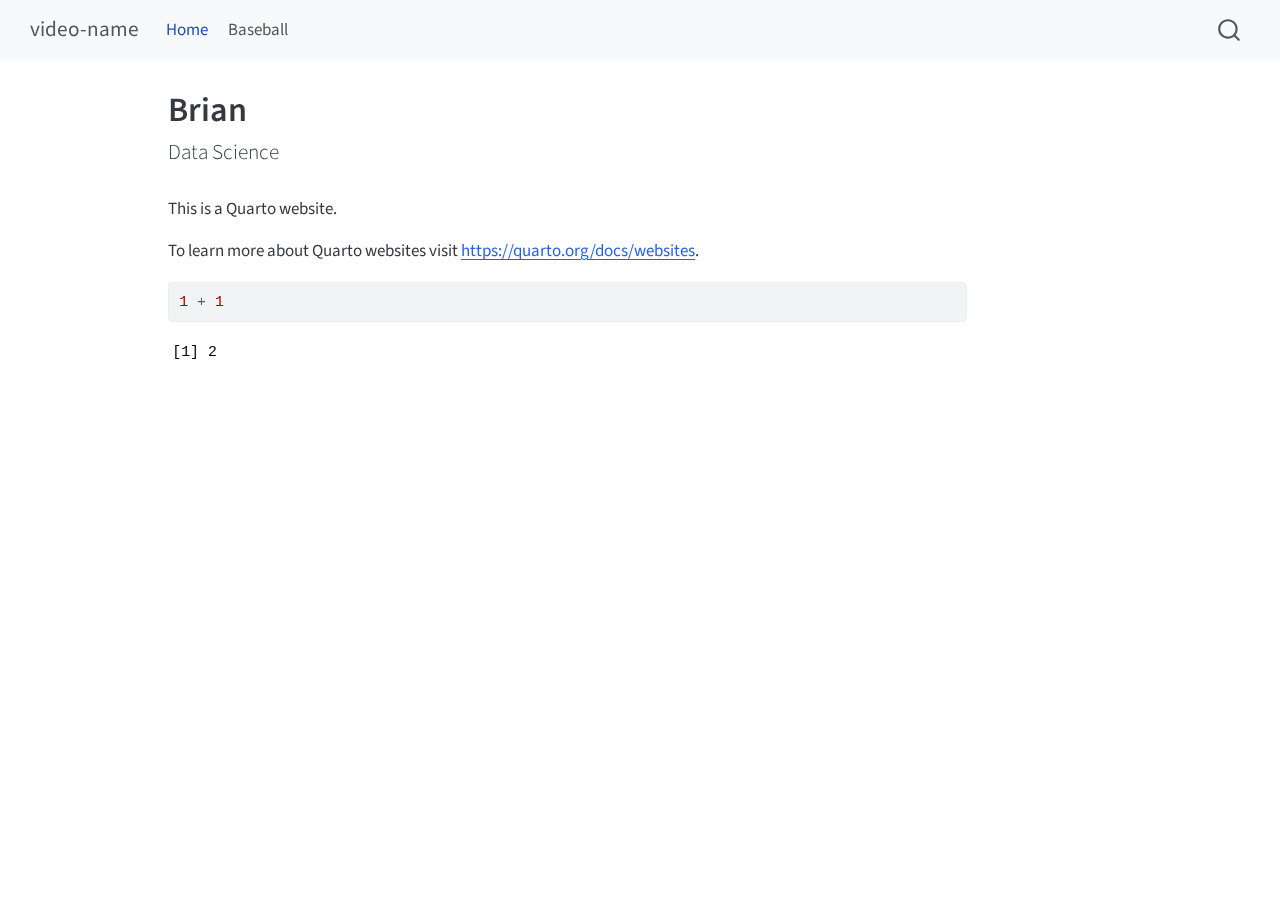
<file: docs/index.html>
<!DOCTYPE html>
<html xmlns="http://www.w3.org/1999/xhtml" lang="en" xml:lang="en"><head>

<meta charset="utf-8">
<meta name="generator" content="quarto-1.5.57">

<meta name="viewport" content="width=device-width, initial-scale=1.0, user-scalable=yes">


<title>Brian – video-name</title>
<style>
code{white-space: pre-wrap;}
span.smallcaps{font-variant: small-caps;}
div.columns{display: flex; gap: min(4vw, 1.5em);}
div.column{flex: auto; overflow-x: auto;}
div.hanging-indent{margin-left: 1.5em; text-indent: -1.5em;}
ul.task-list{list-style: none;}
ul.task-list li input[type="checkbox"] {
  width: 0.8em;
  margin: 0 0.8em 0.2em -1em; /* quarto-specific, see https://github.com/quarto-dev/quarto-cli/issues/4556 */ 
  vertical-align: middle;
}
/* CSS for syntax highlighting */
pre > code.sourceCode { white-space: pre; position: relative; }
pre > code.sourceCode > span { line-height: 1.25; }
pre > code.sourceCode > span:empty { height: 1.2em; }
.sourceCode { overflow: visible; }
code.sourceCode > span { color: inherit; text-decoration: inherit; }
div.sourceCode { margin: 1em 0; }
pre.sourceCode { margin: 0; }
@media screen {
div.sourceCode { overflow: auto; }
}
@media print {
pre > code.sourceCode { white-space: pre-wrap; }
pre > code.sourceCode > span { display: inline-block; text-indent: -5em; padding-left: 5em; }
}
pre.numberSource code
  { counter-reset: source-line 0; }
pre.numberSource code > span
  { position: relative; left: -4em; counter-increment: source-line; }
pre.numberSource code > span > a:first-child::before
  { content: counter(source-line);
    position: relative; left: -1em; text-align: right; vertical-align: baseline;
    border: none; display: inline-block;
    -webkit-touch-callout: none; -webkit-user-select: none;
    -khtml-user-select: none; -moz-user-select: none;
    -ms-user-select: none; user-select: none;
    padding: 0 4px; width: 4em;
  }
pre.numberSource { margin-left: 3em;  padding-left: 4px; }
div.sourceCode
  {   }
@media screen {
pre > code.sourceCode > span > a:first-child::before { text-decoration: underline; }
}
</style>


<script src="site_libs/quarto-nav/quarto-nav.js"></script>
<script src="site_libs/quarto-nav/headroom.min.js"></script>
<script src="site_libs/clipboard/clipboard.min.js"></script>
<script src="site_libs/quarto-search/autocomplete.umd.js"></script>
<script src="site_libs/quarto-search/fuse.min.js"></script>
<script src="site_libs/quarto-search/quarto-search.js"></script>
<meta name="quarto:offset" content="./">
<script src="site_libs/quarto-html/quarto.js"></script>
<script src="site_libs/quarto-html/popper.min.js"></script>
<script src="site_libs/quarto-html/tippy.umd.min.js"></script>
<script src="site_libs/quarto-html/anchor.min.js"></script>
<link href="site_libs/quarto-html/tippy.css" rel="stylesheet">
<link href="site_libs/quarto-html/quarto-syntax-highlighting.css" rel="stylesheet" id="quarto-text-highlighting-styles">
<script src="site_libs/bootstrap/bootstrap.min.js"></script>
<link href="site_libs/bootstrap/bootstrap-icons.css" rel="stylesheet">
<link href="site_libs/bootstrap/bootstrap.min.css" rel="stylesheet" id="quarto-bootstrap" data-mode="light">
<script id="quarto-search-options" type="application/json">{
  "location": "navbar",
  "copy-button": false,
  "collapse-after": 3,
  "panel-placement": "end",
  "type": "overlay",
  "limit": 50,
  "keyboard-shortcut": [
    "f",
    "/",
    "s"
  ],
  "show-item-context": false,
  "language": {
    "search-no-results-text": "No results",
    "search-matching-documents-text": "matching documents",
    "search-copy-link-title": "Copy link to search",
    "search-hide-matches-text": "Hide additional matches",
    "search-more-match-text": "more match in this document",
    "search-more-matches-text": "more matches in this document",
    "search-clear-button-title": "Clear",
    "search-text-placeholder": "",
    "search-detached-cancel-button-title": "Cancel",
    "search-submit-button-title": "Submit",
    "search-label": "Search"
  }
}</script>


<link rel="stylesheet" href="styles.css">
</head>

<body class="nav-fixed">

<div id="quarto-search-results"></div>
  <header id="quarto-header" class="headroom fixed-top">
    <nav class="navbar navbar-expand-lg " data-bs-theme="dark">
      <div class="navbar-container container-fluid">
      <div class="navbar-brand-container mx-auto">
    <a class="navbar-brand" href="./index.html">
    <span class="navbar-title">video-name</span>
    </a>
  </div>
            <div id="quarto-search" class="" title="Search"></div>
          <button class="navbar-toggler" type="button" data-bs-toggle="collapse" data-bs-target="#navbarCollapse" aria-controls="navbarCollapse" role="menu" aria-expanded="false" aria-label="Toggle navigation" onclick="if (window.quartoToggleHeadroom) { window.quartoToggleHeadroom(); }">
  <span class="navbar-toggler-icon"></span>
</button>
          <div class="collapse navbar-collapse" id="navbarCollapse">
            <ul class="navbar-nav navbar-nav-scroll me-auto">
  <li class="nav-item">
    <a class="nav-link active" href="./index.html" aria-current="page"> 
<span class="menu-text">Home</span></a>
  </li>  
  <li class="nav-item">
    <a class="nav-link" href="./Baseball.html"> 
<span class="menu-text">Baseball</span></a>
  </li>  
</ul>
          </div> <!-- /navcollapse -->
            <div class="quarto-navbar-tools">
</div>
      </div> <!-- /container-fluid -->
    </nav>
</header>
<!-- content -->
<div id="quarto-content" class="quarto-container page-columns page-rows-contents page-layout-article page-navbar">
<!-- sidebar -->
<!-- margin-sidebar -->
    <div id="quarto-margin-sidebar" class="sidebar margin-sidebar zindex-bottom">
        
    </div>
<!-- main -->
<main class="content" id="quarto-document-content">

<header id="title-block-header" class="quarto-title-block default">
<div class="quarto-title">
<h1 class="title">Brian</h1>
<p class="subtitle lead">Data Science</p>
</div>



<div class="quarto-title-meta">

    
  
    
  </div>
  


</header>


<p>This is a Quarto website.</p>
<p>To learn more about Quarto websites visit <a href="https://quarto.org/docs/websites" class="uri">https://quarto.org/docs/websites</a>.</p>
<div class="cell">
<div class="sourceCode cell-code" id="cb1"><pre class="sourceCode r code-with-copy"><code class="sourceCode r"><span id="cb1-1"><a href="#cb1-1" aria-hidden="true" tabindex="-1"></a><span class="dv">1</span> <span class="sc">+</span> <span class="dv">1</span></span></code><button title="Copy to Clipboard" class="code-copy-button"><i class="bi"></i></button></pre></div>
<div class="cell-output cell-output-stdout">
<pre><code>[1] 2</code></pre>
</div>
</div>



</main> <!-- /main -->
<script id="quarto-html-after-body" type="application/javascript">
window.document.addEventListener("DOMContentLoaded", function (event) {
  const toggleBodyColorMode = (bsSheetEl) => {
    const mode = bsSheetEl.getAttribute("data-mode");
    const bodyEl = window.document.querySelector("body");
    if (mode === "dark") {
      bodyEl.classList.add("quarto-dark");
      bodyEl.classList.remove("quarto-light");
    } else {
      bodyEl.classList.add("quarto-light");
      bodyEl.classList.remove("quarto-dark");
    }
  }
  const toggleBodyColorPrimary = () => {
    const bsSheetEl = window.document.querySelector("link#quarto-bootstrap");
    if (bsSheetEl) {
      toggleBodyColorMode(bsSheetEl);
    }
  }
  toggleBodyColorPrimary();  
  const icon = "";
  const anchorJS = new window.AnchorJS();
  anchorJS.options = {
    placement: 'right',
    icon: icon
  };
  anchorJS.add('.anchored');
  const isCodeAnnotation = (el) => {
    for (const clz of el.classList) {
      if (clz.startsWith('code-annotation-')) {                     
        return true;
      }
    }
    return false;
  }
  const onCopySuccess = function(e) {
    // button target
    const button = e.trigger;
    // don't keep focus
    button.blur();
    // flash "checked"
    button.classList.add('code-copy-button-checked');
    var currentTitle = button.getAttribute("title");
    button.setAttribute("title", "Copied!");
    let tooltip;
    if (window.bootstrap) {
      button.setAttribute("data-bs-toggle", "tooltip");
      button.setAttribute("data-bs-placement", "left");
      button.setAttribute("data-bs-title", "Copied!");
      tooltip = new bootstrap.Tooltip(button, 
        { trigger: "manual", 
          customClass: "code-copy-button-tooltip",
          offset: [0, -8]});
      tooltip.show();    
    }
    setTimeout(function() {
      if (tooltip) {
        tooltip.hide();
        button.removeAttribute("data-bs-title");
        button.removeAttribute("data-bs-toggle");
        button.removeAttribute("data-bs-placement");
      }
      button.setAttribute("title", currentTitle);
      button.classList.remove('code-copy-button-checked');
    }, 1000);
    // clear code selection
    e.clearSelection();
  }
  const getTextToCopy = function(trigger) {
      const codeEl = trigger.previousElementSibling.cloneNode(true);
      for (const childEl of codeEl.children) {
        if (isCodeAnnotation(childEl)) {
          childEl.remove();
        }
      }
      return codeEl.innerText;
  }
  const clipboard = new window.ClipboardJS('.code-copy-button:not([data-in-quarto-modal])', {
    text: getTextToCopy
  });
  clipboard.on('success', onCopySuccess);
  if (window.document.getElementById('quarto-embedded-source-code-modal')) {
    // For code content inside modals, clipBoardJS needs to be initialized with a container option
    // TODO: Check when it could be a function (https://github.com/zenorocha/clipboard.js/issues/860)
    const clipboardModal = new window.ClipboardJS('.code-copy-button[data-in-quarto-modal]', {
      text: getTextToCopy,
      container: window.document.getElementById('quarto-embedded-source-code-modal')
    });
    clipboardModal.on('success', onCopySuccess);
  }
    var localhostRegex = new RegExp(/^(?:http|https):\/\/localhost\:?[0-9]*\//);
    var mailtoRegex = new RegExp(/^mailto:/);
      var filterRegex = new RegExp('/' + window.location.host + '/');
    var isInternal = (href) => {
        return filterRegex.test(href) || localhostRegex.test(href) || mailtoRegex.test(href);
    }
    // Inspect non-navigation links and adorn them if external
 	var links = window.document.querySelectorAll('a[href]:not(.nav-link):not(.navbar-brand):not(.toc-action):not(.sidebar-link):not(.sidebar-item-toggle):not(.pagination-link):not(.no-external):not([aria-hidden]):not(.dropdown-item):not(.quarto-navigation-tool):not(.about-link)');
    for (var i=0; i<links.length; i++) {
      const link = links[i];
      if (!isInternal(link.href)) {
        // undo the damage that might have been done by quarto-nav.js in the case of
        // links that we want to consider external
        if (link.dataset.originalHref !== undefined) {
          link.href = link.dataset.originalHref;
        }
      }
    }
  function tippyHover(el, contentFn, onTriggerFn, onUntriggerFn) {
    const config = {
      allowHTML: true,
      maxWidth: 500,
      delay: 100,
      arrow: false,
      appendTo: function(el) {
          return el.parentElement;
      },
      interactive: true,
      interactiveBorder: 10,
      theme: 'quarto',
      placement: 'bottom-start',
    };
    if (contentFn) {
      config.content = contentFn;
    }
    if (onTriggerFn) {
      config.onTrigger = onTriggerFn;
    }
    if (onUntriggerFn) {
      config.onUntrigger = onUntriggerFn;
    }
    window.tippy(el, config); 
  }
  const noterefs = window.document.querySelectorAll('a[role="doc-noteref"]');
  for (var i=0; i<noterefs.length; i++) {
    const ref = noterefs[i];
    tippyHover(ref, function() {
      // use id or data attribute instead here
      let href = ref.getAttribute('data-footnote-href') || ref.getAttribute('href');
      try { href = new URL(href).hash; } catch {}
      const id = href.replace(/^#\/?/, "");
      const note = window.document.getElementById(id);
      if (note) {
        return note.innerHTML;
      } else {
        return "";
      }
    });
  }
  const xrefs = window.document.querySelectorAll('a.quarto-xref');
  const processXRef = (id, note) => {
    // Strip column container classes
    const stripColumnClz = (el) => {
      el.classList.remove("page-full", "page-columns");
      if (el.children) {
        for (const child of el.children) {
          stripColumnClz(child);
        }
      }
    }
    stripColumnClz(note)
    if (id === null || id.startsWith('sec-')) {
      // Special case sections, only their first couple elements
      const container = document.createElement("div");
      if (note.children && note.children.length > 2) {
        container.appendChild(note.children[0].cloneNode(true));
        for (let i = 1; i < note.children.length; i++) {
          const child = note.children[i];
          if (child.tagName === "P" && child.innerText === "") {
            continue;
          } else {
            container.appendChild(child.cloneNode(true));
            break;
          }
        }
        if (window.Quarto?.typesetMath) {
          window.Quarto.typesetMath(container);
        }
        return container.innerHTML
      } else {
        if (window.Quarto?.typesetMath) {
          window.Quarto.typesetMath(note);
        }
        return note.innerHTML;
      }
    } else {
      // Remove any anchor links if they are present
      const anchorLink = note.querySelector('a.anchorjs-link');
      if (anchorLink) {
        anchorLink.remove();
      }
      if (window.Quarto?.typesetMath) {
        window.Quarto.typesetMath(note);
      }
      // TODO in 1.5, we should make sure this works without a callout special case
      if (note.classList.contains("callout")) {
        return note.outerHTML;
      } else {
        return note.innerHTML;
      }
    }
  }
  for (var i=0; i<xrefs.length; i++) {
    const xref = xrefs[i];
    tippyHover(xref, undefined, function(instance) {
      instance.disable();
      let url = xref.getAttribute('href');
      let hash = undefined; 
      if (url.startsWith('#')) {
        hash = url;
      } else {
        try { hash = new URL(url).hash; } catch {}
      }
      if (hash) {
        const id = hash.replace(/^#\/?/, "");
        const note = window.document.getElementById(id);
        if (note !== null) {
          try {
            const html = processXRef(id, note.cloneNode(true));
            instance.setContent(html);
          } finally {
            instance.enable();
            instance.show();
          }
        } else {
          // See if we can fetch this
          fetch(url.split('#')[0])
          .then(res => res.text())
          .then(html => {
            const parser = new DOMParser();
            const htmlDoc = parser.parseFromString(html, "text/html");
            const note = htmlDoc.getElementById(id);
            if (note !== null) {
              const html = processXRef(id, note);
              instance.setContent(html);
            } 
          }).finally(() => {
            instance.enable();
            instance.show();
          });
        }
      } else {
        // See if we can fetch a full url (with no hash to target)
        // This is a special case and we should probably do some content thinning / targeting
        fetch(url)
        .then(res => res.text())
        .then(html => {
          const parser = new DOMParser();
          const htmlDoc = parser.parseFromString(html, "text/html");
          const note = htmlDoc.querySelector('main.content');
          if (note !== null) {
            // This should only happen for chapter cross references
            // (since there is no id in the URL)
            // remove the first header
            if (note.children.length > 0 && note.children[0].tagName === "HEADER") {
              note.children[0].remove();
            }
            const html = processXRef(null, note);
            instance.setContent(html);
          } 
        }).finally(() => {
          instance.enable();
          instance.show();
        });
      }
    }, function(instance) {
    });
  }
      let selectedAnnoteEl;
      const selectorForAnnotation = ( cell, annotation) => {
        let cellAttr = 'data-code-cell="' + cell + '"';
        let lineAttr = 'data-code-annotation="' +  annotation + '"';
        const selector = 'span[' + cellAttr + '][' + lineAttr + ']';
        return selector;
      }
      const selectCodeLines = (annoteEl) => {
        const doc = window.document;
        const targetCell = annoteEl.getAttribute("data-target-cell");
        const targetAnnotation = annoteEl.getAttribute("data-target-annotation");
        const annoteSpan = window.document.querySelector(selectorForAnnotation(targetCell, targetAnnotation));
        const lines = annoteSpan.getAttribute("data-code-lines").split(",");
        const lineIds = lines.map((line) => {
          return targetCell + "-" + line;
        })
        let top = null;
        let height = null;
        let parent = null;
        if (lineIds.length > 0) {
            //compute the position of the single el (top and bottom and make a div)
            const el = window.document.getElementById(lineIds[0]);
            top = el.offsetTop;
            height = el.offsetHeight;
            parent = el.parentElement.parentElement;
          if (lineIds.length > 1) {
            const lastEl = window.document.getElementById(lineIds[lineIds.length - 1]);
            const bottom = lastEl.offsetTop + lastEl.offsetHeight;
            height = bottom - top;
          }
          if (top !== null && height !== null && parent !== null) {
            // cook up a div (if necessary) and position it 
            let div = window.document.getElementById("code-annotation-line-highlight");
            if (div === null) {
              div = window.document.createElement("div");
              div.setAttribute("id", "code-annotation-line-highlight");
              div.style.position = 'absolute';
              parent.appendChild(div);
            }
            div.style.top = top - 2 + "px";
            div.style.height = height + 4 + "px";
            div.style.left = 0;
            let gutterDiv = window.document.getElementById("code-annotation-line-highlight-gutter");
            if (gutterDiv === null) {
              gutterDiv = window.document.createElement("div");
              gutterDiv.setAttribute("id", "code-annotation-line-highlight-gutter");
              gutterDiv.style.position = 'absolute';
              const codeCell = window.document.getElementById(targetCell);
              const gutter = codeCell.querySelector('.code-annotation-gutter');
              gutter.appendChild(gutterDiv);
            }
            gutterDiv.style.top = top - 2 + "px";
            gutterDiv.style.height = height + 4 + "px";
          }
          selectedAnnoteEl = annoteEl;
        }
      };
      const unselectCodeLines = () => {
        const elementsIds = ["code-annotation-line-highlight", "code-annotation-line-highlight-gutter"];
        elementsIds.forEach((elId) => {
          const div = window.document.getElementById(elId);
          if (div) {
            div.remove();
          }
        });
        selectedAnnoteEl = undefined;
      };
        // Handle positioning of the toggle
    window.addEventListener(
      "resize",
      throttle(() => {
        elRect = undefined;
        if (selectedAnnoteEl) {
          selectCodeLines(selectedAnnoteEl);
        }
      }, 10)
    );
    function throttle(fn, ms) {
    let throttle = false;
    let timer;
      return (...args) => {
        if(!throttle) { // first call gets through
            fn.apply(this, args);
            throttle = true;
        } else { // all the others get throttled
            if(timer) clearTimeout(timer); // cancel #2
            timer = setTimeout(() => {
              fn.apply(this, args);
              timer = throttle = false;
            }, ms);
        }
      };
    }
      // Attach click handler to the DT
      const annoteDls = window.document.querySelectorAll('dt[data-target-cell]');
      for (const annoteDlNode of annoteDls) {
        annoteDlNode.addEventListener('click', (event) => {
          const clickedEl = event.target;
          if (clickedEl !== selectedAnnoteEl) {
            unselectCodeLines();
            const activeEl = window.document.querySelector('dt[data-target-cell].code-annotation-active');
            if (activeEl) {
              activeEl.classList.remove('code-annotation-active');
            }
            selectCodeLines(clickedEl);
            clickedEl.classList.add('code-annotation-active');
          } else {
            // Unselect the line
            unselectCodeLines();
            clickedEl.classList.remove('code-annotation-active');
          }
        });
      }
  const findCites = (el) => {
    const parentEl = el.parentElement;
    if (parentEl) {
      const cites = parentEl.dataset.cites;
      if (cites) {
        return {
          el,
          cites: cites.split(' ')
        };
      } else {
        return findCites(el.parentElement)
      }
    } else {
      return undefined;
    }
  };
  var bibliorefs = window.document.querySelectorAll('a[role="doc-biblioref"]');
  for (var i=0; i<bibliorefs.length; i++) {
    const ref = bibliorefs[i];
    const citeInfo = findCites(ref);
    if (citeInfo) {
      tippyHover(citeInfo.el, function() {
        var popup = window.document.createElement('div');
        citeInfo.cites.forEach(function(cite) {
          var citeDiv = window.document.createElement('div');
          citeDiv.classList.add('hanging-indent');
          citeDiv.classList.add('csl-entry');
          var biblioDiv = window.document.getElementById('ref-' + cite);
          if (biblioDiv) {
            citeDiv.innerHTML = biblioDiv.innerHTML;
          }
          popup.appendChild(citeDiv);
        });
        return popup.innerHTML;
      });
    }
  }
});
</script>
</div> <!-- /content -->




</body></html>
</file>
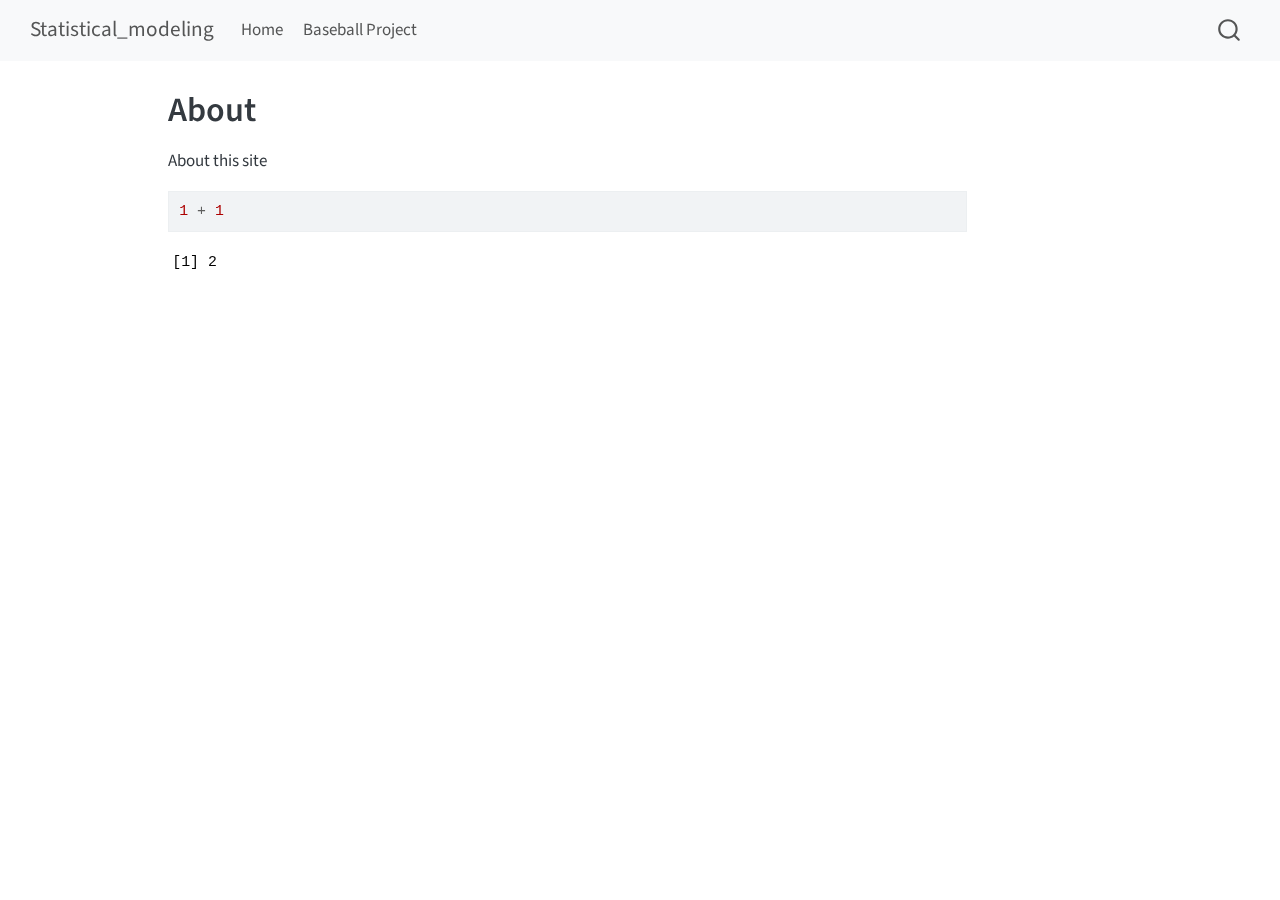
<file: docs/about.html>
<!DOCTYPE html>
<html xmlns="http://www.w3.org/1999/xhtml" lang="en" xml:lang="en"><head>

<meta charset="utf-8">
<meta name="generator" content="quarto-1.7.33">

<meta name="viewport" content="width=device-width, initial-scale=1.0, user-scalable=yes">


<title>About – Statistical_modeling</title>
<style>
code{white-space: pre-wrap;}
span.smallcaps{font-variant: small-caps;}
div.columns{display: flex; gap: min(4vw, 1.5em);}
div.column{flex: auto; overflow-x: auto;}
div.hanging-indent{margin-left: 1.5em; text-indent: -1.5em;}
ul.task-list{list-style: none;}
ul.task-list li input[type="checkbox"] {
  width: 0.8em;
  margin: 0 0.8em 0.2em -1em; /* quarto-specific, see https://github.com/quarto-dev/quarto-cli/issues/4556 */ 
  vertical-align: middle;
}
/* CSS for syntax highlighting */
html { -webkit-text-size-adjust: 100%; }
pre > code.sourceCode { white-space: pre; position: relative; }
pre > code.sourceCode > span { display: inline-block; line-height: 1.25; }
pre > code.sourceCode > span:empty { height: 1.2em; }
.sourceCode { overflow: visible; }
code.sourceCode > span { color: inherit; text-decoration: inherit; }
div.sourceCode { margin: 1em 0; }
pre.sourceCode { margin: 0; }
@media screen {
div.sourceCode { overflow: auto; }
}
@media print {
pre > code.sourceCode { white-space: pre-wrap; }
pre > code.sourceCode > span { text-indent: -5em; padding-left: 5em; }
}
pre.numberSource code
  { counter-reset: source-line 0; }
pre.numberSource code > span
  { position: relative; left: -4em; counter-increment: source-line; }
pre.numberSource code > span > a:first-child::before
  { content: counter(source-line);
    position: relative; left: -1em; text-align: right; vertical-align: baseline;
    border: none; display: inline-block;
    -webkit-touch-callout: none; -webkit-user-select: none;
    -khtml-user-select: none; -moz-user-select: none;
    -ms-user-select: none; user-select: none;
    padding: 0 4px; width: 4em;
  }
pre.numberSource { margin-left: 3em;  padding-left: 4px; }
div.sourceCode
  {   }
@media screen {
pre > code.sourceCode > span > a:first-child::before { text-decoration: underline; }
}
</style>


<script src="site_libs/quarto-nav/quarto-nav.js"></script>
<script src="site_libs/quarto-nav/headroom.min.js"></script>
<script src="site_libs/clipboard/clipboard.min.js"></script>
<script src="site_libs/quarto-search/autocomplete.umd.js"></script>
<script src="site_libs/quarto-search/fuse.min.js"></script>
<script src="site_libs/quarto-search/quarto-search.js"></script>
<meta name="quarto:offset" content="./">
<script src="site_libs/quarto-html/quarto.js" type="module"></script>
<script src="site_libs/quarto-html/tabsets/tabsets.js" type="module"></script>
<script src="site_libs/quarto-html/popper.min.js"></script>
<script src="site_libs/quarto-html/tippy.umd.min.js"></script>
<script src="site_libs/quarto-html/anchor.min.js"></script>
<link href="site_libs/quarto-html/tippy.css" rel="stylesheet">
<link href="site_libs/quarto-html/quarto-syntax-highlighting-ea385d0e468b0dd5ea5bf0780b1290d9.css" rel="stylesheet" id="quarto-text-highlighting-styles">
<script src="site_libs/bootstrap/bootstrap.min.js"></script>
<link href="site_libs/bootstrap/bootstrap-icons.css" rel="stylesheet">
<link href="site_libs/bootstrap/bootstrap-dfb324f25d9b1687192fa8be62ac8f9c.min.css" rel="stylesheet" append-hash="true" id="quarto-bootstrap" data-mode="light">
<script id="quarto-search-options" type="application/json">{
  "location": "navbar",
  "copy-button": false,
  "collapse-after": 3,
  "panel-placement": "end",
  "type": "overlay",
  "limit": 50,
  "keyboard-shortcut": [
    "f",
    "/",
    "s"
  ],
  "show-item-context": false,
  "language": {
    "search-no-results-text": "No results",
    "search-matching-documents-text": "matching documents",
    "search-copy-link-title": "Copy link to search",
    "search-hide-matches-text": "Hide additional matches",
    "search-more-match-text": "more match in this document",
    "search-more-matches-text": "more matches in this document",
    "search-clear-button-title": "Clear",
    "search-text-placeholder": "",
    "search-detached-cancel-button-title": "Cancel",
    "search-submit-button-title": "Submit",
    "search-label": "Search"
  }
}</script>


<link rel="stylesheet" href="styles.css">
</head>

<body class="nav-fixed quarto-light">

<div id="quarto-search-results"></div>
  <header id="quarto-header" class="headroom fixed-top">
    <nav class="navbar navbar-expand-lg " data-bs-theme="dark">
      <div class="navbar-container container-fluid">
      <div class="navbar-brand-container mx-auto">
    <a class="navbar-brand" href="./index.html">
    <span class="navbar-title">Statistical_modeling</span>
    </a>
  </div>
            <div id="quarto-search" class="" title="Search"></div>
          <button class="navbar-toggler" type="button" data-bs-toggle="collapse" data-bs-target="#navbarCollapse" aria-controls="navbarCollapse" role="menu" aria-expanded="false" aria-label="Toggle navigation" onclick="if (window.quartoToggleHeadroom) { window.quartoToggleHeadroom(); }">
  <span class="navbar-toggler-icon"></span>
</button>
          <div class="collapse navbar-collapse" id="navbarCollapse">
            <ul class="navbar-nav navbar-nav-scroll me-auto">
  <li class="nav-item">
    <a class="nav-link" href="./index.html"> 
<span class="menu-text">Home</span></a>
  </li>  
  <li class="nav-item">
    <a class="nav-link" href="./Baseball.html"> 
<span class="menu-text">Baseball Project</span></a>
  </li>  
</ul>
          </div> <!-- /navcollapse -->
            <div class="quarto-navbar-tools">
</div>
      </div> <!-- /container-fluid -->
    </nav>
</header>
<!-- content -->
<div id="quarto-content" class="quarto-container page-columns page-rows-contents page-layout-article page-navbar">
<!-- sidebar -->
<!-- margin-sidebar -->
    <div id="quarto-margin-sidebar" class="sidebar margin-sidebar zindex-bottom">
        
    </div>
<!-- main -->
<main class="content" id="quarto-document-content">

<header id="title-block-header" class="quarto-title-block default">
<div class="quarto-title">
<h1 class="title">About</h1>
</div>



<div class="quarto-title-meta">

    
  
    
  </div>
  


</header>


<p>About this site</p>
<div class="cell">
<div class="sourceCode cell-code" id="cb1"><pre class="sourceCode r code-with-copy"><code class="sourceCode r"><span id="cb1-1"><a href="#cb1-1" aria-hidden="true" tabindex="-1"></a><span class="dv">1</span> <span class="sc">+</span> <span class="dv">1</span></span></code><button title="Copy to Clipboard" class="code-copy-button"><i class="bi"></i></button></pre></div>
<div class="cell-output cell-output-stdout">
<pre><code>[1] 2</code></pre>
</div>
</div>



</main> <!-- /main -->
<script id="quarto-html-after-body" type="application/javascript">
  window.document.addEventListener("DOMContentLoaded", function (event) {
    const icon = "";
    const anchorJS = new window.AnchorJS();
    anchorJS.options = {
      placement: 'right',
      icon: icon
    };
    anchorJS.add('.anchored');
    const isCodeAnnotation = (el) => {
      for (const clz of el.classList) {
        if (clz.startsWith('code-annotation-')) {                     
          return true;
        }
      }
      return false;
    }
    const onCopySuccess = function(e) {
      // button target
      const button = e.trigger;
      // don't keep focus
      button.blur();
      // flash "checked"
      button.classList.add('code-copy-button-checked');
      var currentTitle = button.getAttribute("title");
      button.setAttribute("title", "Copied!");
      let tooltip;
      if (window.bootstrap) {
        button.setAttribute("data-bs-toggle", "tooltip");
        button.setAttribute("data-bs-placement", "left");
        button.setAttribute("data-bs-title", "Copied!");
        tooltip = new bootstrap.Tooltip(button, 
          { trigger: "manual", 
            customClass: "code-copy-button-tooltip",
            offset: [0, -8]});
        tooltip.show();    
      }
      setTimeout(function() {
        if (tooltip) {
          tooltip.hide();
          button.removeAttribute("data-bs-title");
          button.removeAttribute("data-bs-toggle");
          button.removeAttribute("data-bs-placement");
        }
        button.setAttribute("title", currentTitle);
        button.classList.remove('code-copy-button-checked');
      }, 1000);
      // clear code selection
      e.clearSelection();
    }
    const getTextToCopy = function(trigger) {
        const codeEl = trigger.previousElementSibling.cloneNode(true);
        for (const childEl of codeEl.children) {
          if (isCodeAnnotation(childEl)) {
            childEl.remove();
          }
        }
        return codeEl.innerText;
    }
    const clipboard = new window.ClipboardJS('.code-copy-button:not([data-in-quarto-modal])', {
      text: getTextToCopy
    });
    clipboard.on('success', onCopySuccess);
    if (window.document.getElementById('quarto-embedded-source-code-modal')) {
      const clipboardModal = new window.ClipboardJS('.code-copy-button[data-in-quarto-modal]', {
        text: getTextToCopy,
        container: window.document.getElementById('quarto-embedded-source-code-modal')
      });
      clipboardModal.on('success', onCopySuccess);
    }
      var localhostRegex = new RegExp(/^(?:http|https):\/\/localhost\:?[0-9]*\//);
      var mailtoRegex = new RegExp(/^mailto:/);
        var filterRegex = new RegExp('/' + window.location.host + '/');
      var isInternal = (href) => {
          return filterRegex.test(href) || localhostRegex.test(href) || mailtoRegex.test(href);
      }
      // Inspect non-navigation links and adorn them if external
     var links = window.document.querySelectorAll('a[href]:not(.nav-link):not(.navbar-brand):not(.toc-action):not(.sidebar-link):not(.sidebar-item-toggle):not(.pagination-link):not(.no-external):not([aria-hidden]):not(.dropdown-item):not(.quarto-navigation-tool):not(.about-link)');
      for (var i=0; i<links.length; i++) {
        const link = links[i];
        if (!isInternal(link.href)) {
          // undo the damage that might have been done by quarto-nav.js in the case of
          // links that we want to consider external
          if (link.dataset.originalHref !== undefined) {
            link.href = link.dataset.originalHref;
          }
        }
      }
    function tippyHover(el, contentFn, onTriggerFn, onUntriggerFn) {
      const config = {
        allowHTML: true,
        maxWidth: 500,
        delay: 100,
        arrow: false,
        appendTo: function(el) {
            return el.parentElement;
        },
        interactive: true,
        interactiveBorder: 10,
        theme: 'quarto',
        placement: 'bottom-start',
      };
      if (contentFn) {
        config.content = contentFn;
      }
      if (onTriggerFn) {
        config.onTrigger = onTriggerFn;
      }
      if (onUntriggerFn) {
        config.onUntrigger = onUntriggerFn;
      }
      window.tippy(el, config); 
    }
    const noterefs = window.document.querySelectorAll('a[role="doc-noteref"]');
    for (var i=0; i<noterefs.length; i++) {
      const ref = noterefs[i];
      tippyHover(ref, function() {
        // use id or data attribute instead here
        let href = ref.getAttribute('data-footnote-href') || ref.getAttribute('href');
        try { href = new URL(href).hash; } catch {}
        const id = href.replace(/^#\/?/, "");
        const note = window.document.getElementById(id);
        if (note) {
          return note.innerHTML;
        } else {
          return "";
        }
      });
    }
    const xrefs = window.document.querySelectorAll('a.quarto-xref');
    const processXRef = (id, note) => {
      // Strip column container classes
      const stripColumnClz = (el) => {
        el.classList.remove("page-full", "page-columns");
        if (el.children) {
          for (const child of el.children) {
            stripColumnClz(child);
          }
        }
      }
      stripColumnClz(note)
      if (id === null || id.startsWith('sec-')) {
        // Special case sections, only their first couple elements
        const container = document.createElement("div");
        if (note.children && note.children.length > 2) {
          container.appendChild(note.children[0].cloneNode(true));
          for (let i = 1; i < note.children.length; i++) {
            const child = note.children[i];
            if (child.tagName === "P" && child.innerText === "") {
              continue;
            } else {
              container.appendChild(child.cloneNode(true));
              break;
            }
          }
          if (window.Quarto?.typesetMath) {
            window.Quarto.typesetMath(container);
          }
          return container.innerHTML
        } else {
          if (window.Quarto?.typesetMath) {
            window.Quarto.typesetMath(note);
          }
          return note.innerHTML;
        }
      } else {
        // Remove any anchor links if they are present
        const anchorLink = note.querySelector('a.anchorjs-link');
        if (anchorLink) {
          anchorLink.remove();
        }
        if (window.Quarto?.typesetMath) {
          window.Quarto.typesetMath(note);
        }
        if (note.classList.contains("callout")) {
          return note.outerHTML;
        } else {
          return note.innerHTML;
        }
      }
    }
    for (var i=0; i<xrefs.length; i++) {
      const xref = xrefs[i];
      tippyHover(xref, undefined, function(instance) {
        instance.disable();
        let url = xref.getAttribute('href');
        let hash = undefined; 
        if (url.startsWith('#')) {
          hash = url;
        } else {
          try { hash = new URL(url).hash; } catch {}
        }
        if (hash) {
          const id = hash.replace(/^#\/?/, "");
          const note = window.document.getElementById(id);
          if (note !== null) {
            try {
              const html = processXRef(id, note.cloneNode(true));
              instance.setContent(html);
            } finally {
              instance.enable();
              instance.show();
            }
          } else {
            // See if we can fetch this
            fetch(url.split('#')[0])
            .then(res => res.text())
            .then(html => {
              const parser = new DOMParser();
              const htmlDoc = parser.parseFromString(html, "text/html");
              const note = htmlDoc.getElementById(id);
              if (note !== null) {
                const html = processXRef(id, note);
                instance.setContent(html);
              } 
            }).finally(() => {
              instance.enable();
              instance.show();
            });
          }
        } else {
          // See if we can fetch a full url (with no hash to target)
          // This is a special case and we should probably do some content thinning / targeting
          fetch(url)
          .then(res => res.text())
          .then(html => {
            const parser = new DOMParser();
            const htmlDoc = parser.parseFromString(html, "text/html");
            const note = htmlDoc.querySelector('main.content');
            if (note !== null) {
              // This should only happen for chapter cross references
              // (since there is no id in the URL)
              // remove the first header
              if (note.children.length > 0 && note.children[0].tagName === "HEADER") {
                note.children[0].remove();
              }
              const html = processXRef(null, note);
              instance.setContent(html);
            } 
          }).finally(() => {
            instance.enable();
            instance.show();
          });
        }
      }, function(instance) {
      });
    }
        let selectedAnnoteEl;
        const selectorForAnnotation = ( cell, annotation) => {
          let cellAttr = 'data-code-cell="' + cell + '"';
          let lineAttr = 'data-code-annotation="' +  annotation + '"';
          const selector = 'span[' + cellAttr + '][' + lineAttr + ']';
          return selector;
        }
        const selectCodeLines = (annoteEl) => {
          const doc = window.document;
          const targetCell = annoteEl.getAttribute("data-target-cell");
          const targetAnnotation = annoteEl.getAttribute("data-target-annotation");
          const annoteSpan = window.document.querySelector(selectorForAnnotation(targetCell, targetAnnotation));
          const lines = annoteSpan.getAttribute("data-code-lines").split(",");
          const lineIds = lines.map((line) => {
            return targetCell + "-" + line;
          })
          let top = null;
          let height = null;
          let parent = null;
          if (lineIds.length > 0) {
              //compute the position of the single el (top and bottom and make a div)
              const el = window.document.getElementById(lineIds[0]);
              top = el.offsetTop;
              height = el.offsetHeight;
              parent = el.parentElement.parentElement;
            if (lineIds.length > 1) {
              const lastEl = window.document.getElementById(lineIds[lineIds.length - 1]);
              const bottom = lastEl.offsetTop + lastEl.offsetHeight;
              height = bottom - top;
            }
            if (top !== null && height !== null && parent !== null) {
              // cook up a div (if necessary) and position it 
              let div = window.document.getElementById("code-annotation-line-highlight");
              if (div === null) {
                div = window.document.createElement("div");
                div.setAttribute("id", "code-annotation-line-highlight");
                div.style.position = 'absolute';
                parent.appendChild(div);
              }
              div.style.top = top - 2 + "px";
              div.style.height = height + 4 + "px";
              div.style.left = 0;
              let gutterDiv = window.document.getElementById("code-annotation-line-highlight-gutter");
              if (gutterDiv === null) {
                gutterDiv = window.document.createElement("div");
                gutterDiv.setAttribute("id", "code-annotation-line-highlight-gutter");
                gutterDiv.style.position = 'absolute';
                const codeCell = window.document.getElementById(targetCell);
                const gutter = codeCell.querySelector('.code-annotation-gutter');
                gutter.appendChild(gutterDiv);
              }
              gutterDiv.style.top = top - 2 + "px";
              gutterDiv.style.height = height + 4 + "px";
            }
            selectedAnnoteEl = annoteEl;
          }
        };
        const unselectCodeLines = () => {
          const elementsIds = ["code-annotation-line-highlight", "code-annotation-line-highlight-gutter"];
          elementsIds.forEach((elId) => {
            const div = window.document.getElementById(elId);
            if (div) {
              div.remove();
            }
          });
          selectedAnnoteEl = undefined;
        };
          // Handle positioning of the toggle
      window.addEventListener(
        "resize",
        throttle(() => {
          elRect = undefined;
          if (selectedAnnoteEl) {
            selectCodeLines(selectedAnnoteEl);
          }
        }, 10)
      );
      function throttle(fn, ms) {
      let throttle = false;
      let timer;
        return (...args) => {
          if(!throttle) { // first call gets through
              fn.apply(this, args);
              throttle = true;
          } else { // all the others get throttled
              if(timer) clearTimeout(timer); // cancel #2
              timer = setTimeout(() => {
                fn.apply(this, args);
                timer = throttle = false;
              }, ms);
          }
        };
      }
        // Attach click handler to the DT
        const annoteDls = window.document.querySelectorAll('dt[data-target-cell]');
        for (const annoteDlNode of annoteDls) {
          annoteDlNode.addEventListener('click', (event) => {
            const clickedEl = event.target;
            if (clickedEl !== selectedAnnoteEl) {
              unselectCodeLines();
              const activeEl = window.document.querySelector('dt[data-target-cell].code-annotation-active');
              if (activeEl) {
                activeEl.classList.remove('code-annotation-active');
              }
              selectCodeLines(clickedEl);
              clickedEl.classList.add('code-annotation-active');
            } else {
              // Unselect the line
              unselectCodeLines();
              clickedEl.classList.remove('code-annotation-active');
            }
          });
        }
    const findCites = (el) => {
      const parentEl = el.parentElement;
      if (parentEl) {
        const cites = parentEl.dataset.cites;
        if (cites) {
          return {
            el,
            cites: cites.split(' ')
          };
        } else {
          return findCites(el.parentElement)
        }
      } else {
        return undefined;
      }
    };
    var bibliorefs = window.document.querySelectorAll('a[role="doc-biblioref"]');
    for (var i=0; i<bibliorefs.length; i++) {
      const ref = bibliorefs[i];
      const citeInfo = findCites(ref);
      if (citeInfo) {
        tippyHover(citeInfo.el, function() {
          var popup = window.document.createElement('div');
          citeInfo.cites.forEach(function(cite) {
            var citeDiv = window.document.createElement('div');
            citeDiv.classList.add('hanging-indent');
            citeDiv.classList.add('csl-entry');
            var biblioDiv = window.document.getElementById('ref-' + cite);
            if (biblioDiv) {
              citeDiv.innerHTML = biblioDiv.innerHTML;
            }
            popup.appendChild(citeDiv);
          });
          return popup.innerHTML;
        });
      }
    }
  });
  </script>
</div> <!-- /content -->




</body></html>
</file>
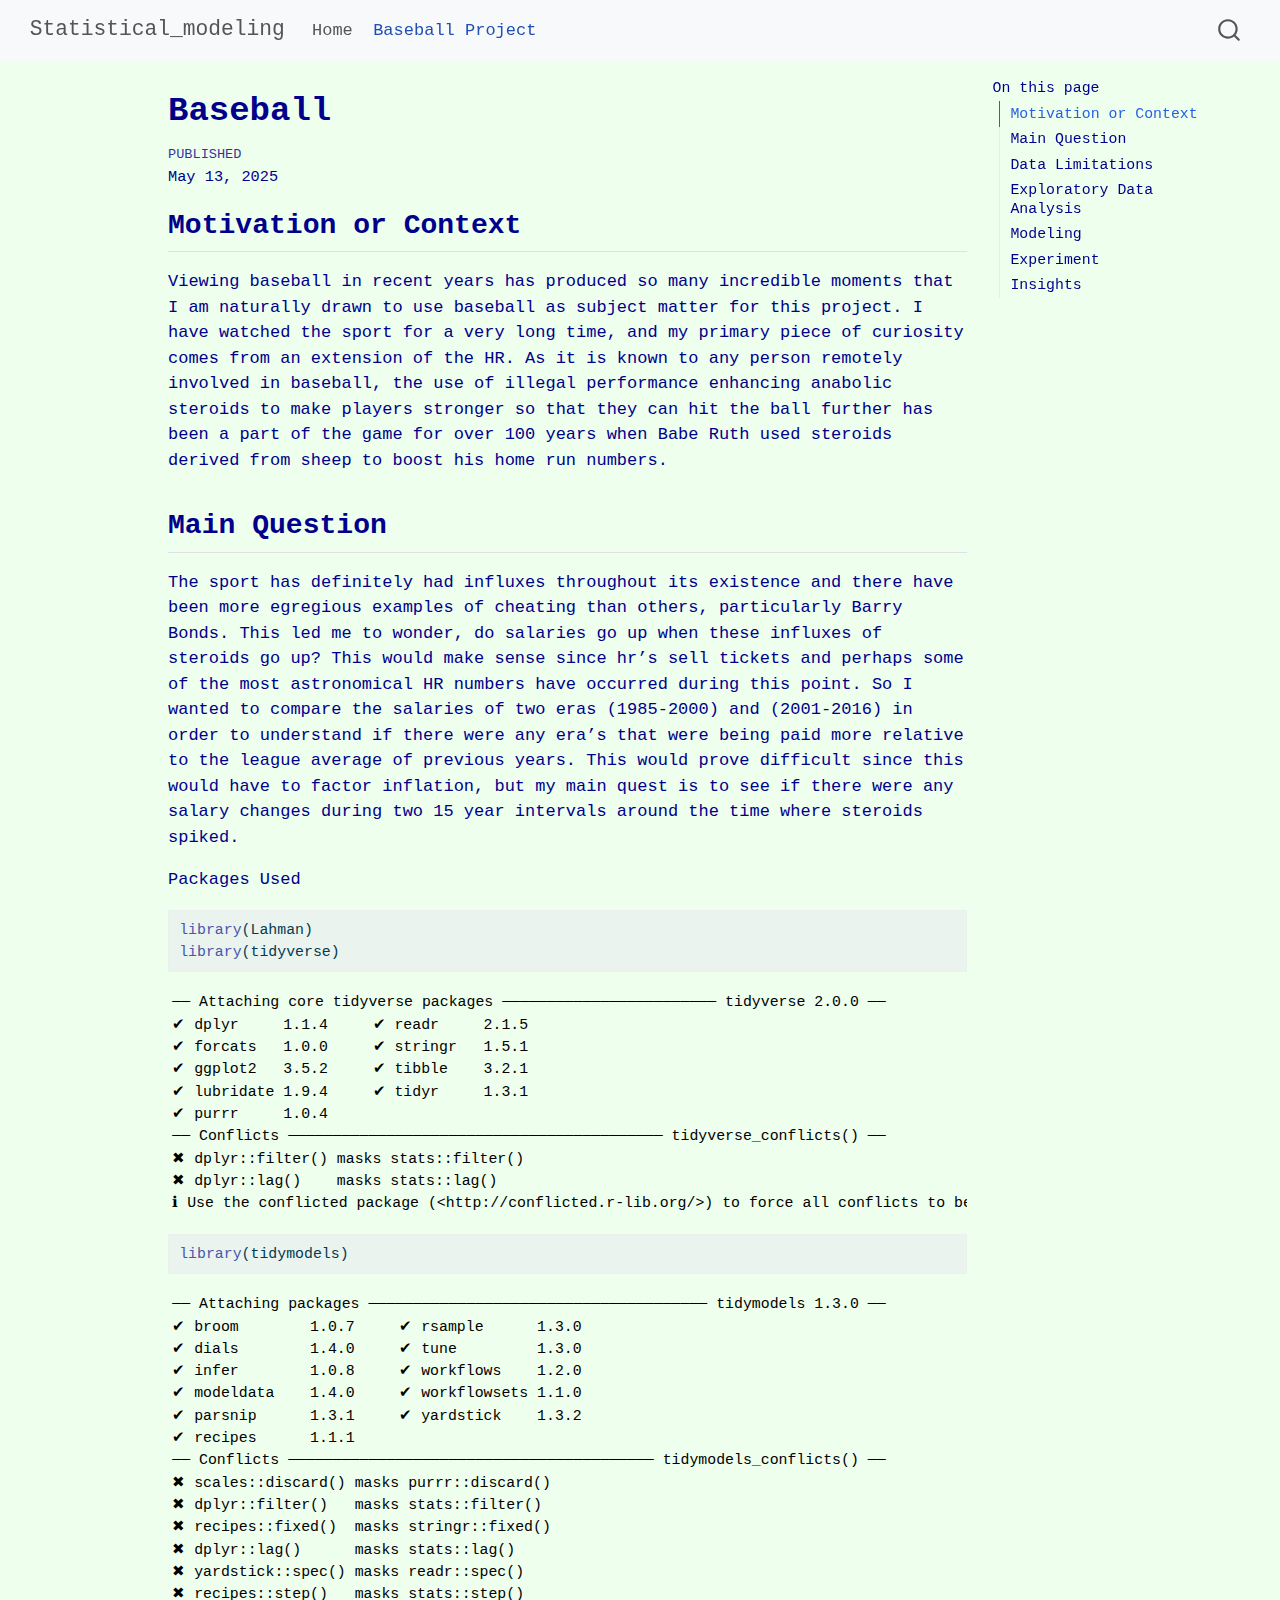
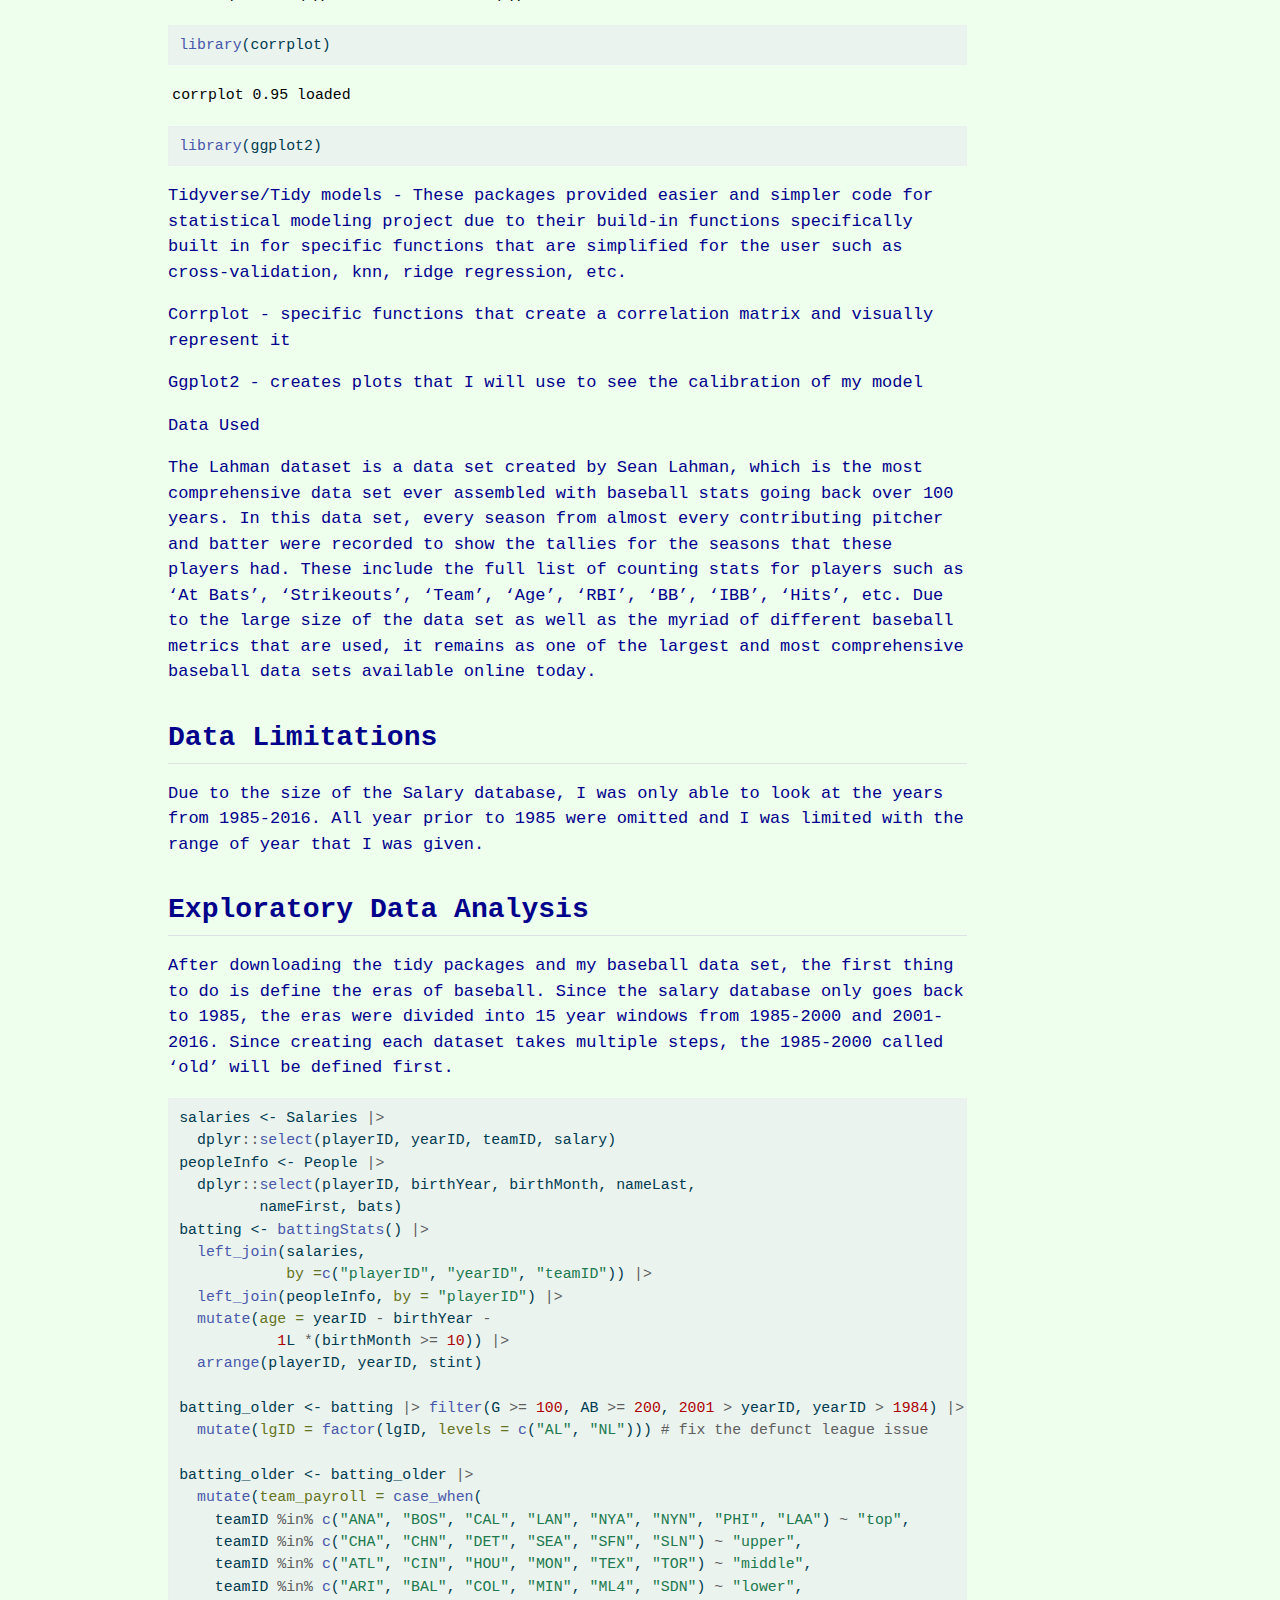
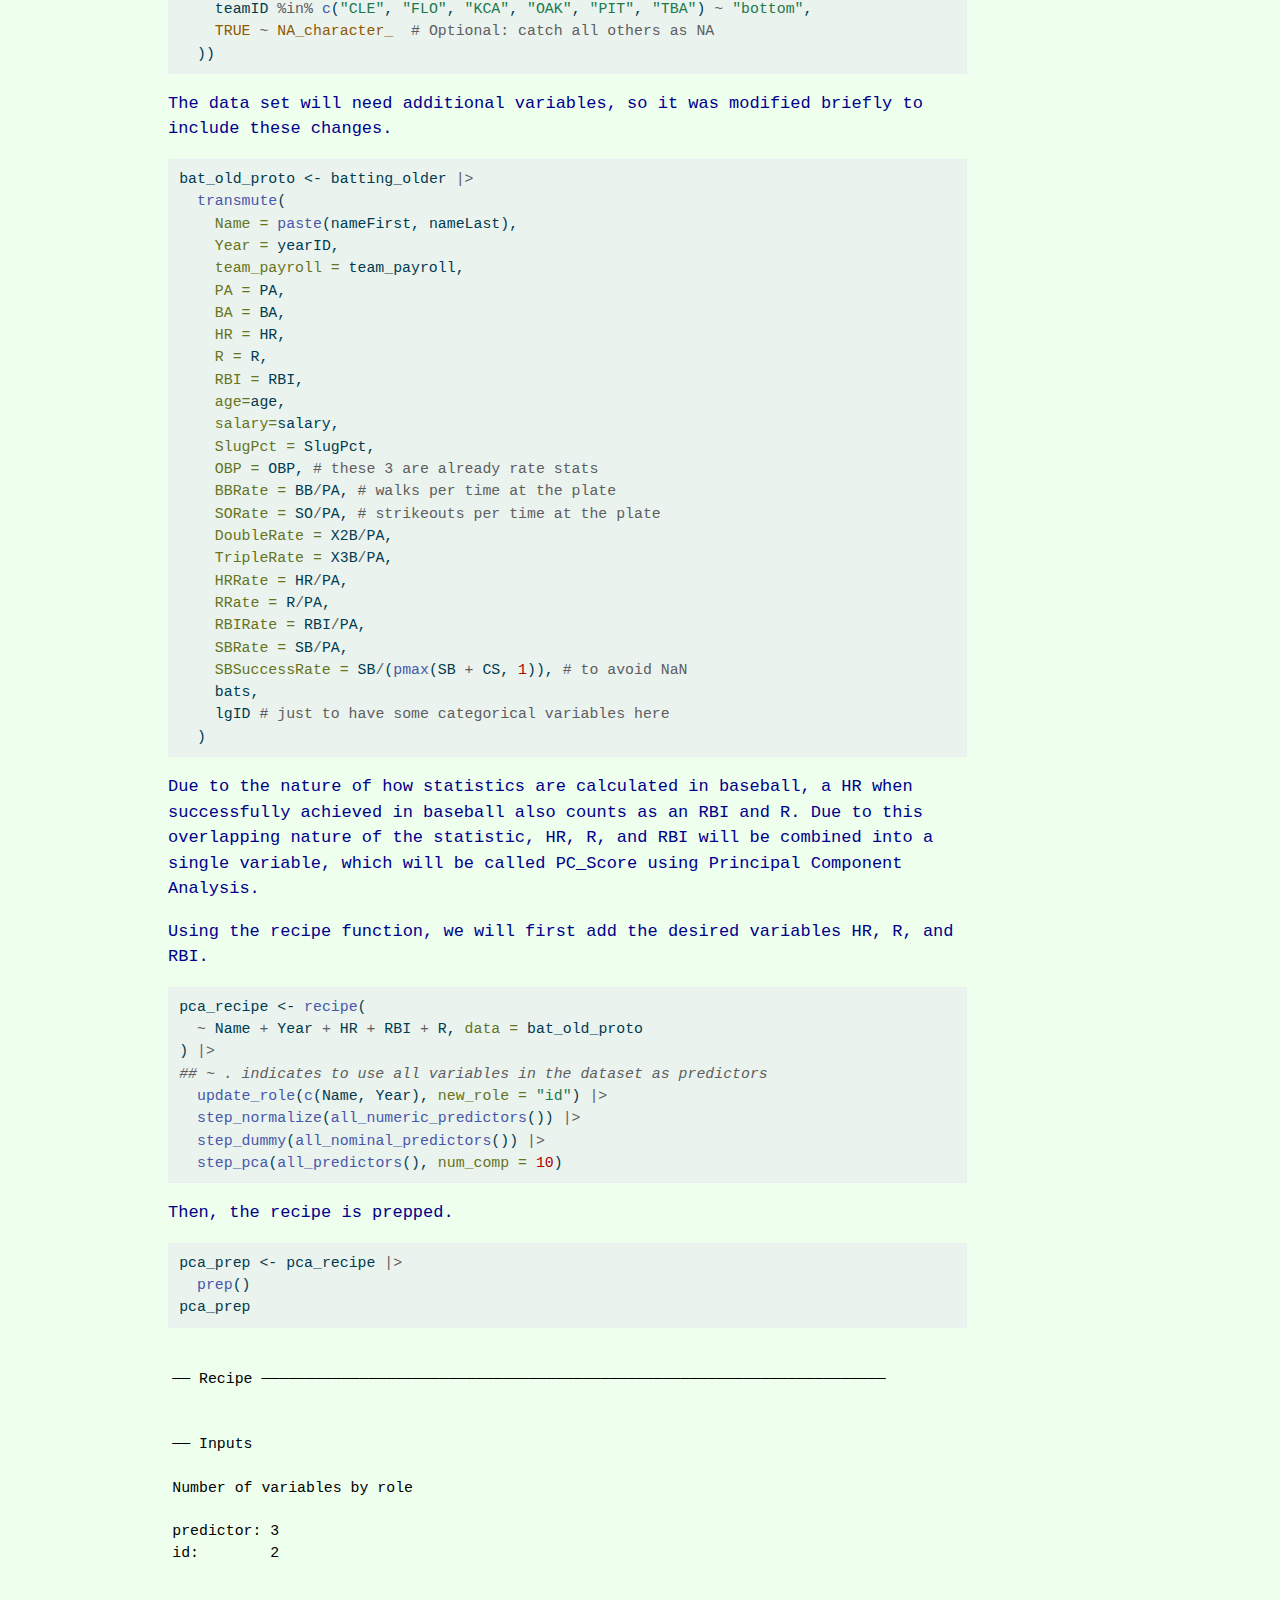
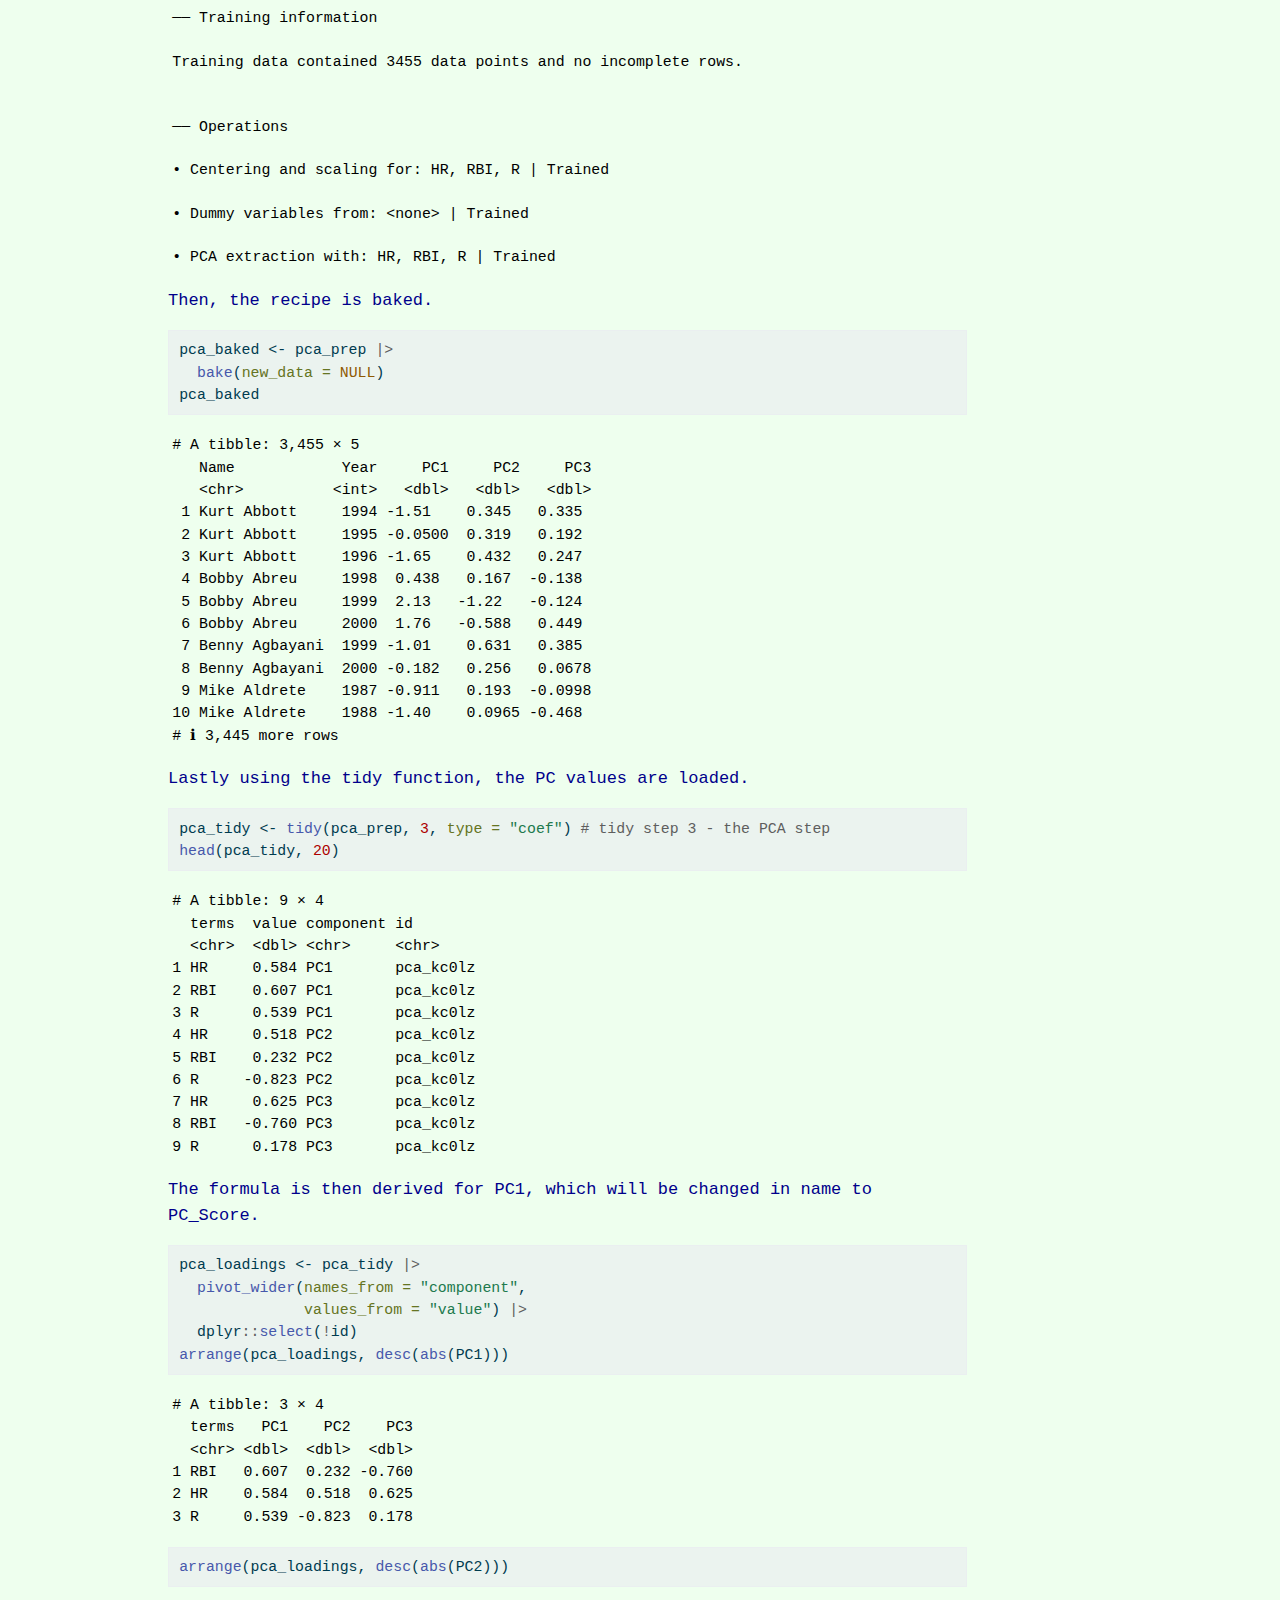
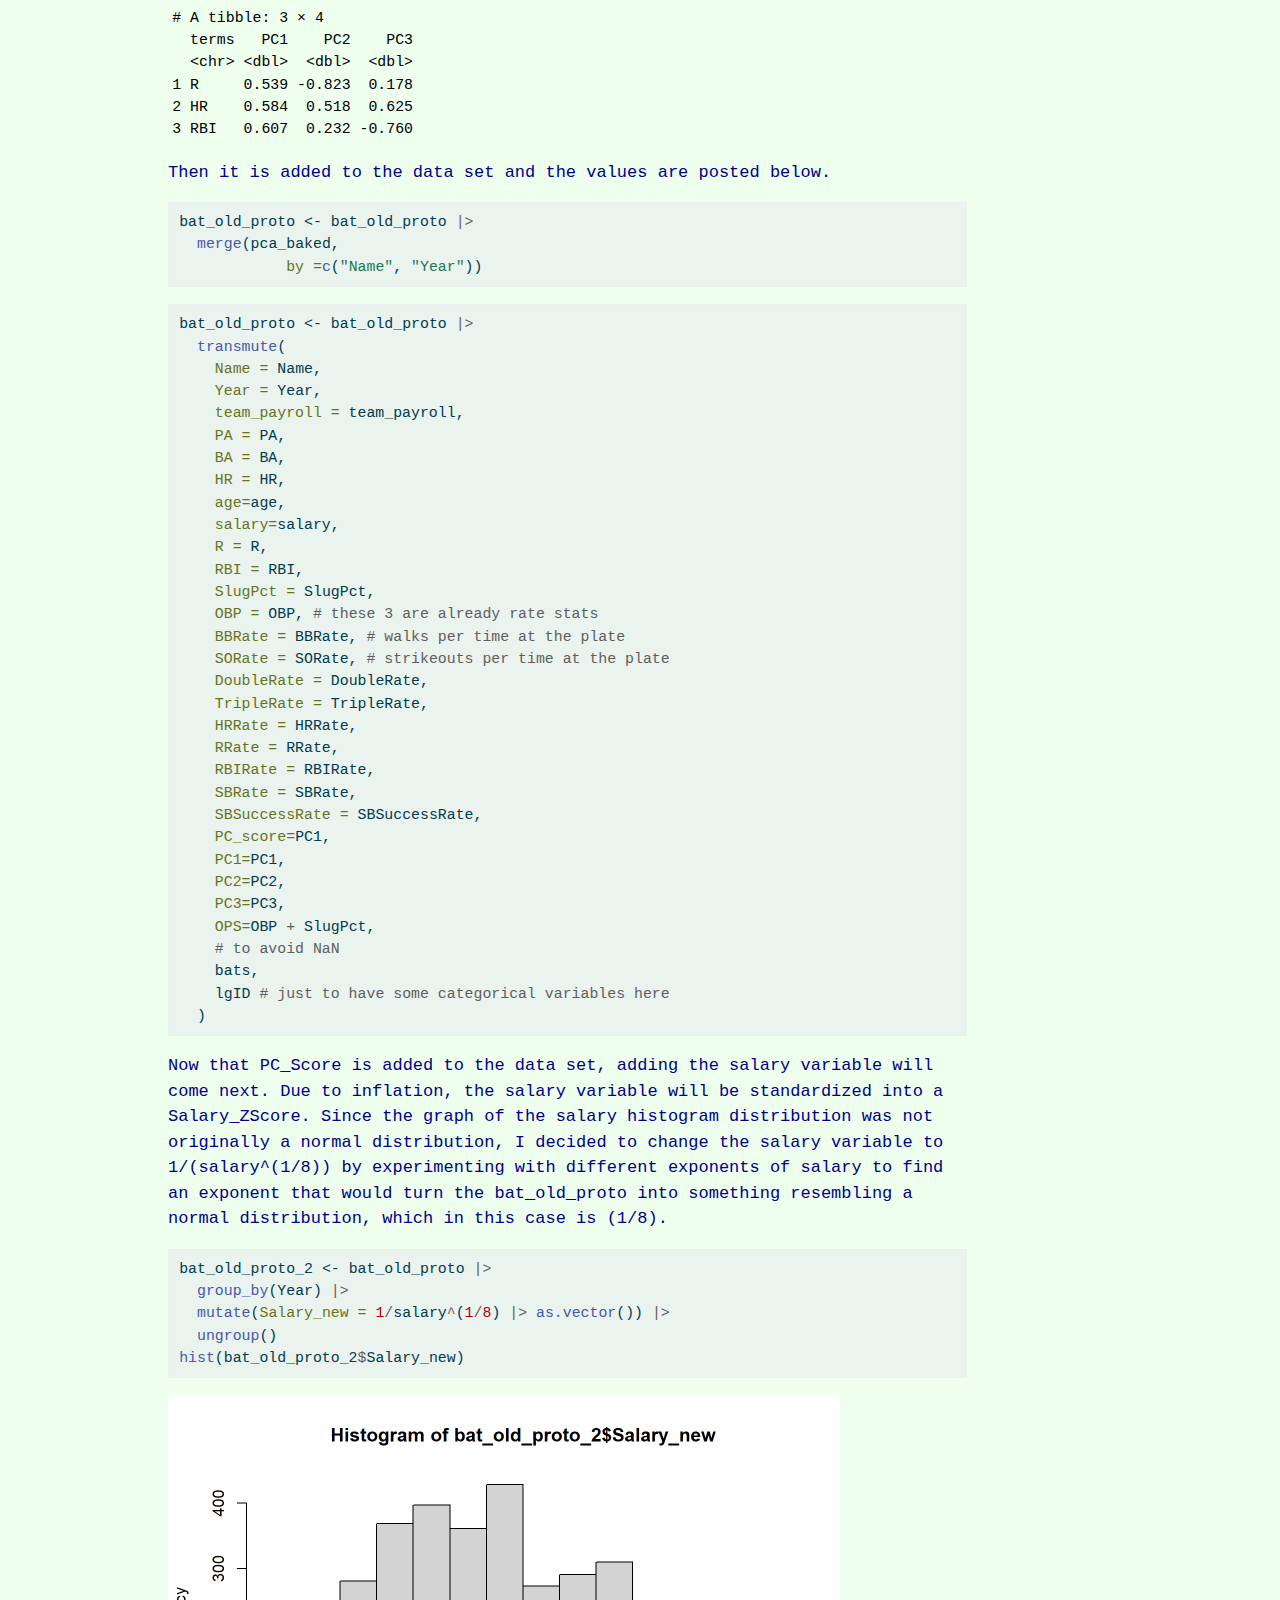
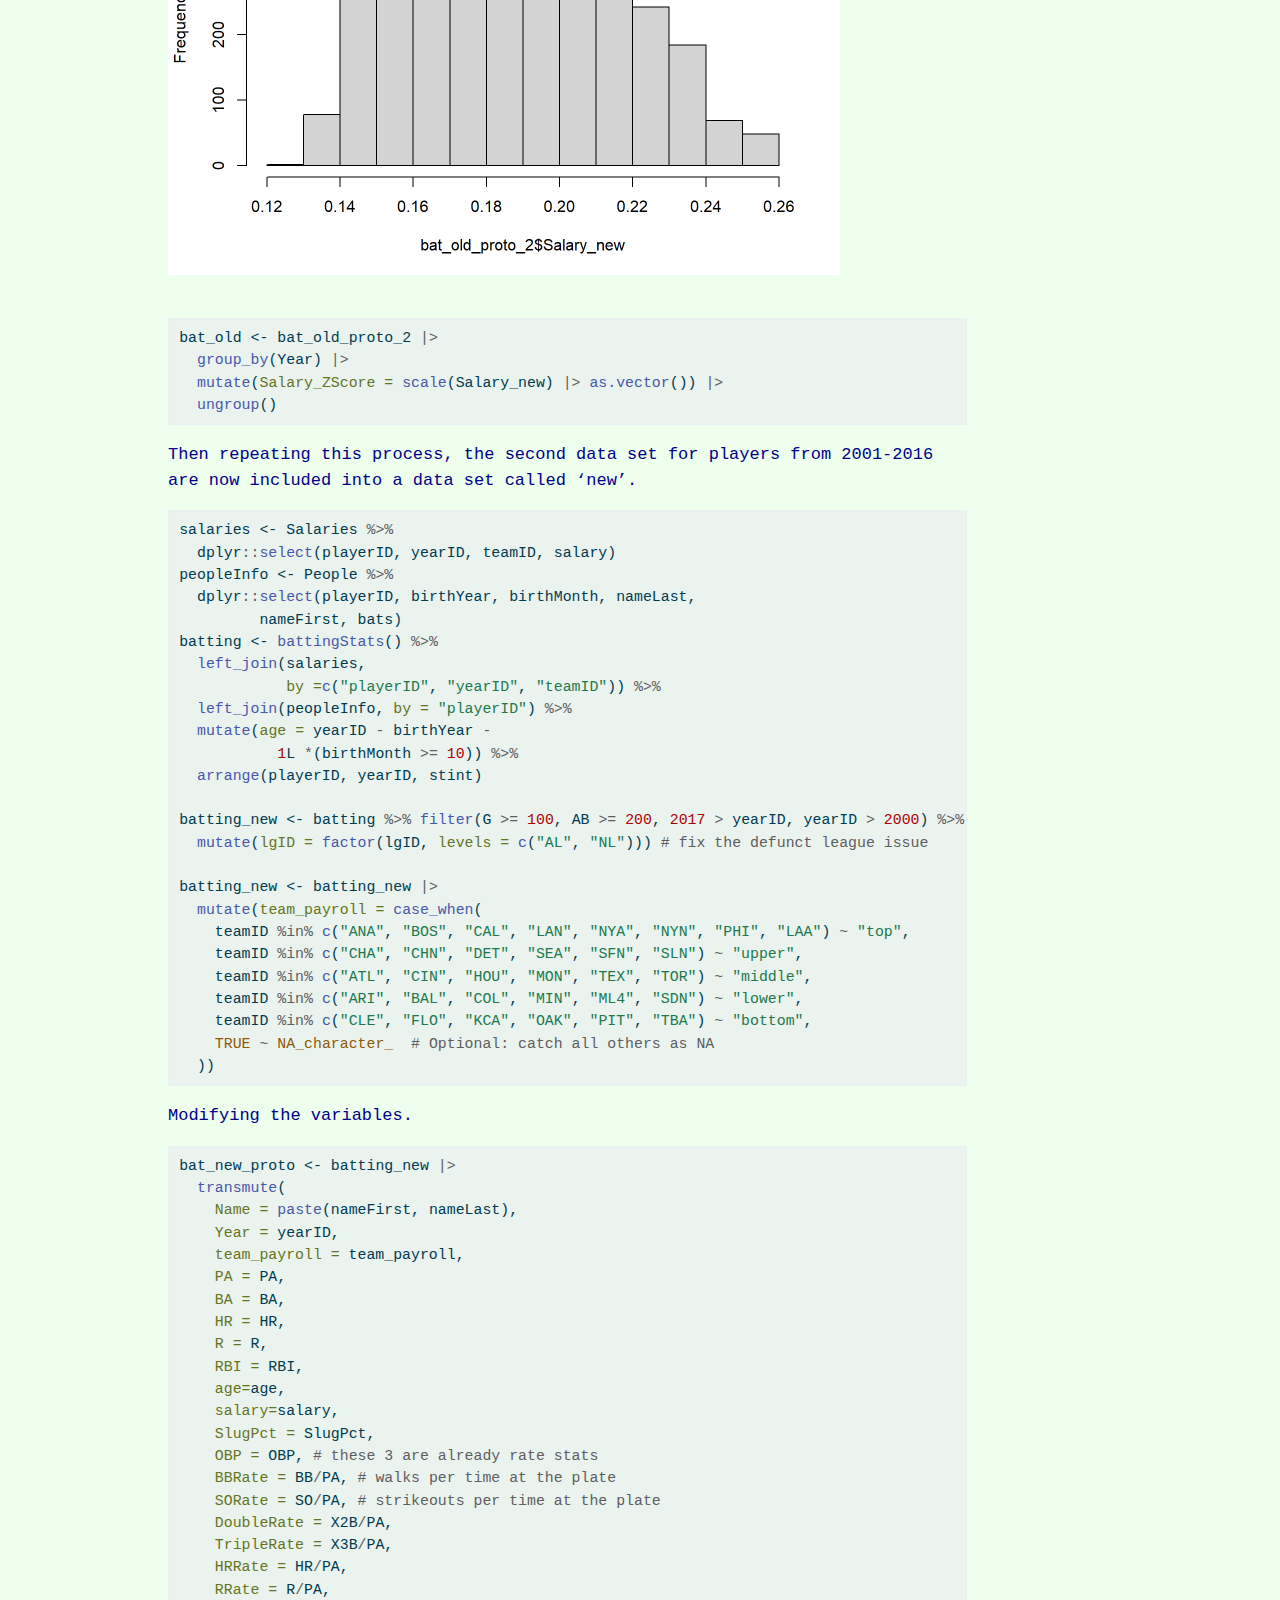
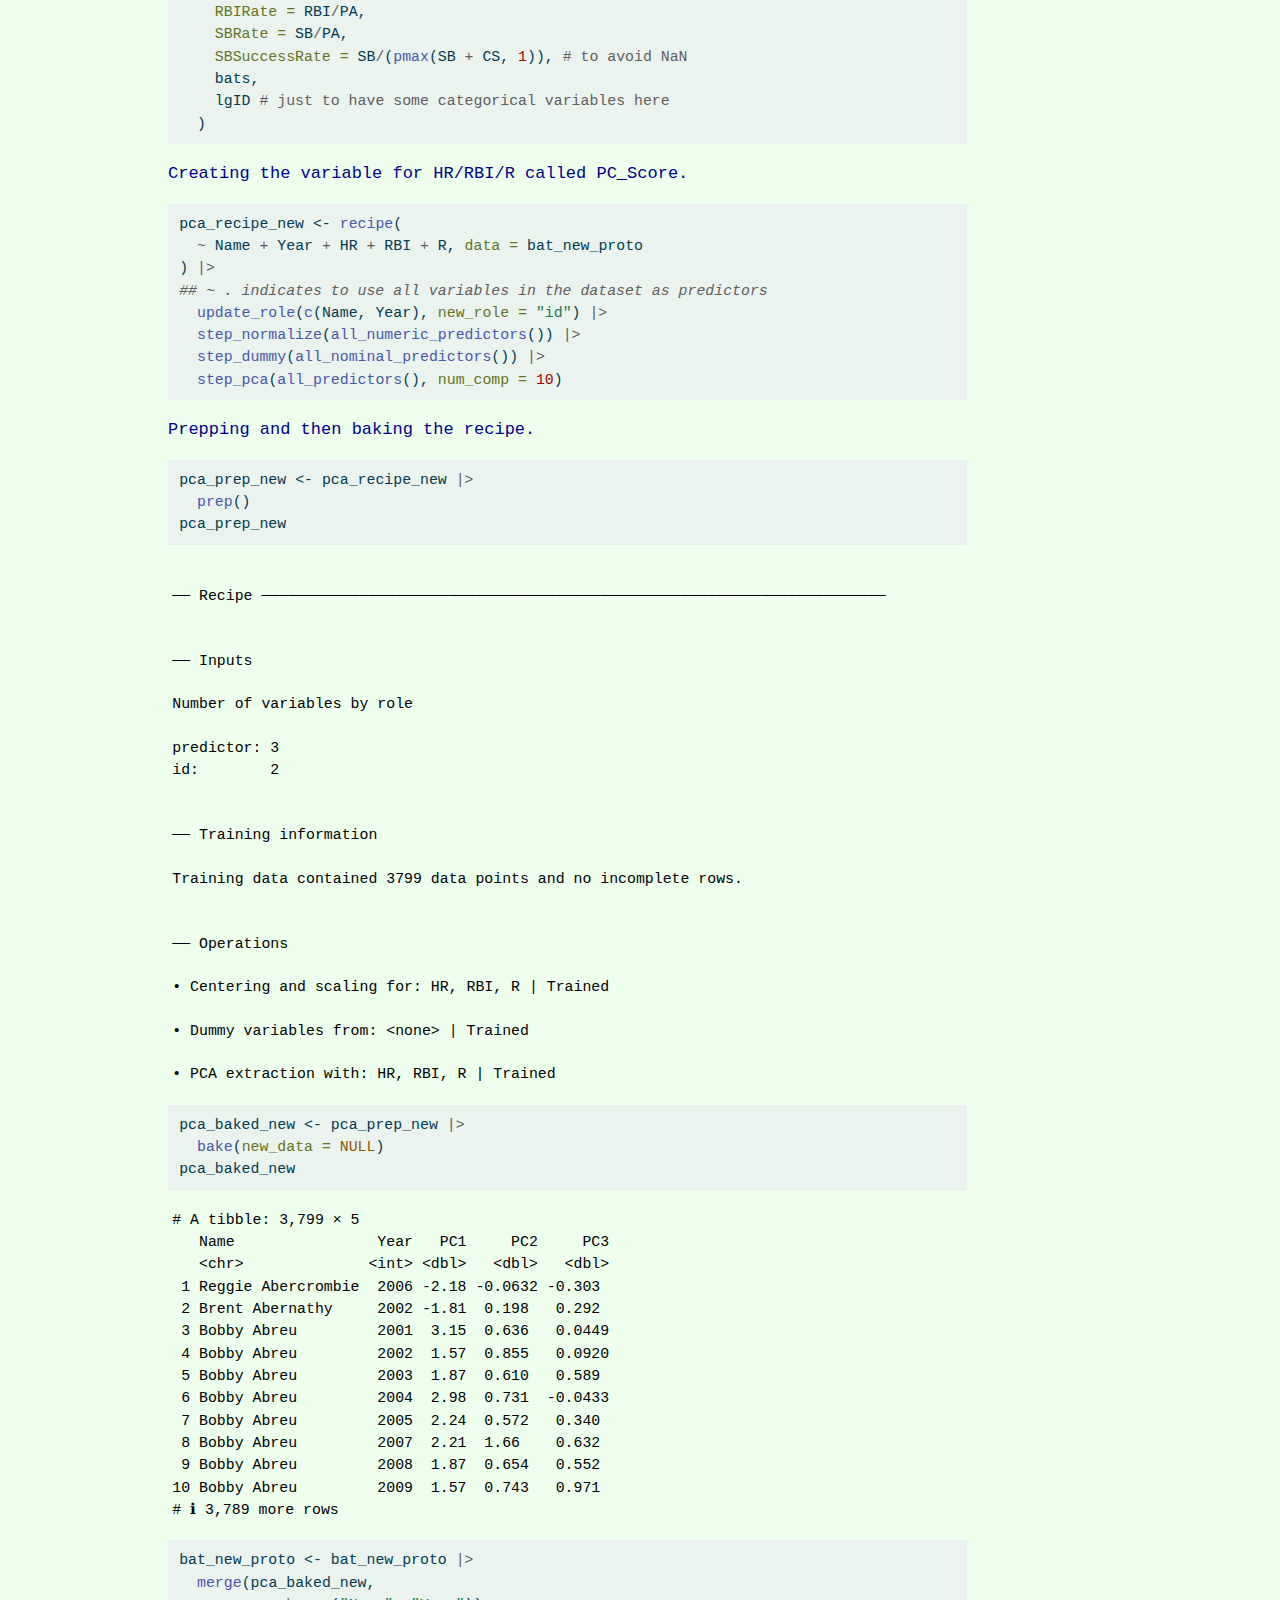
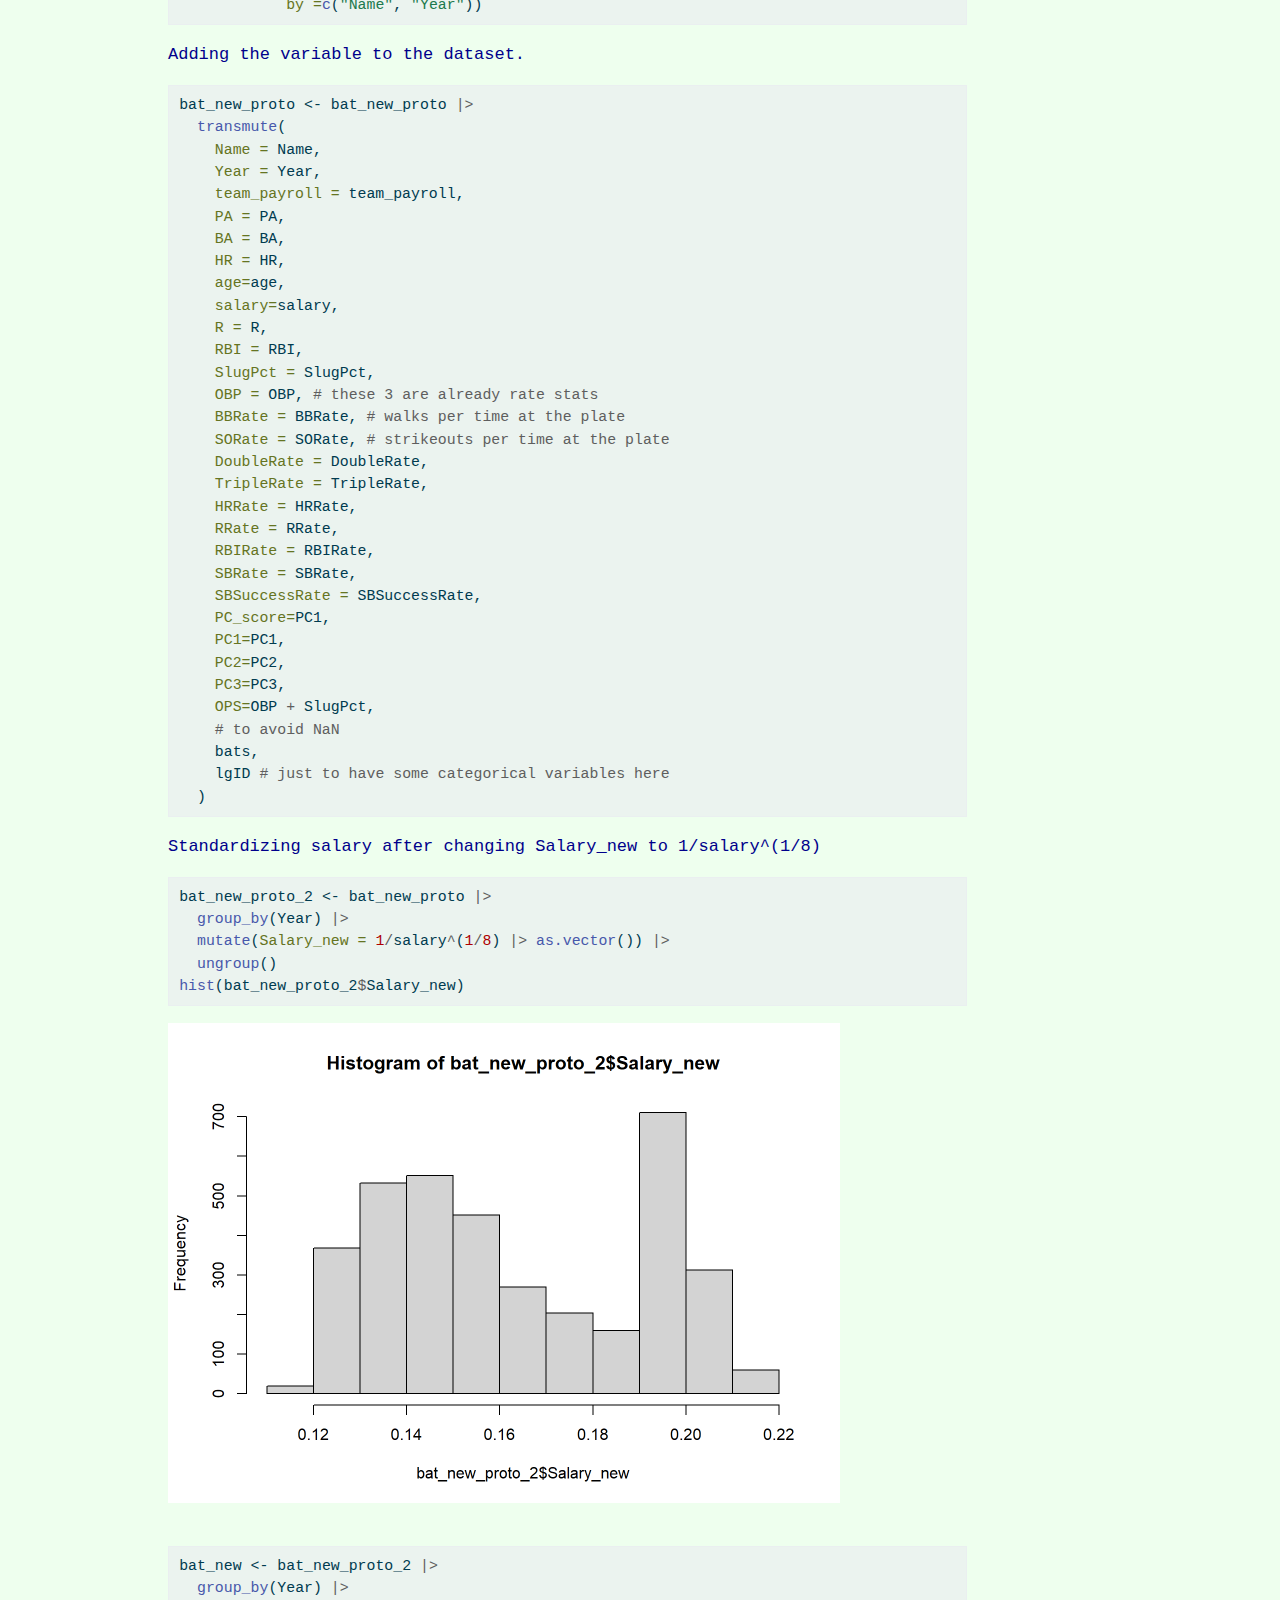
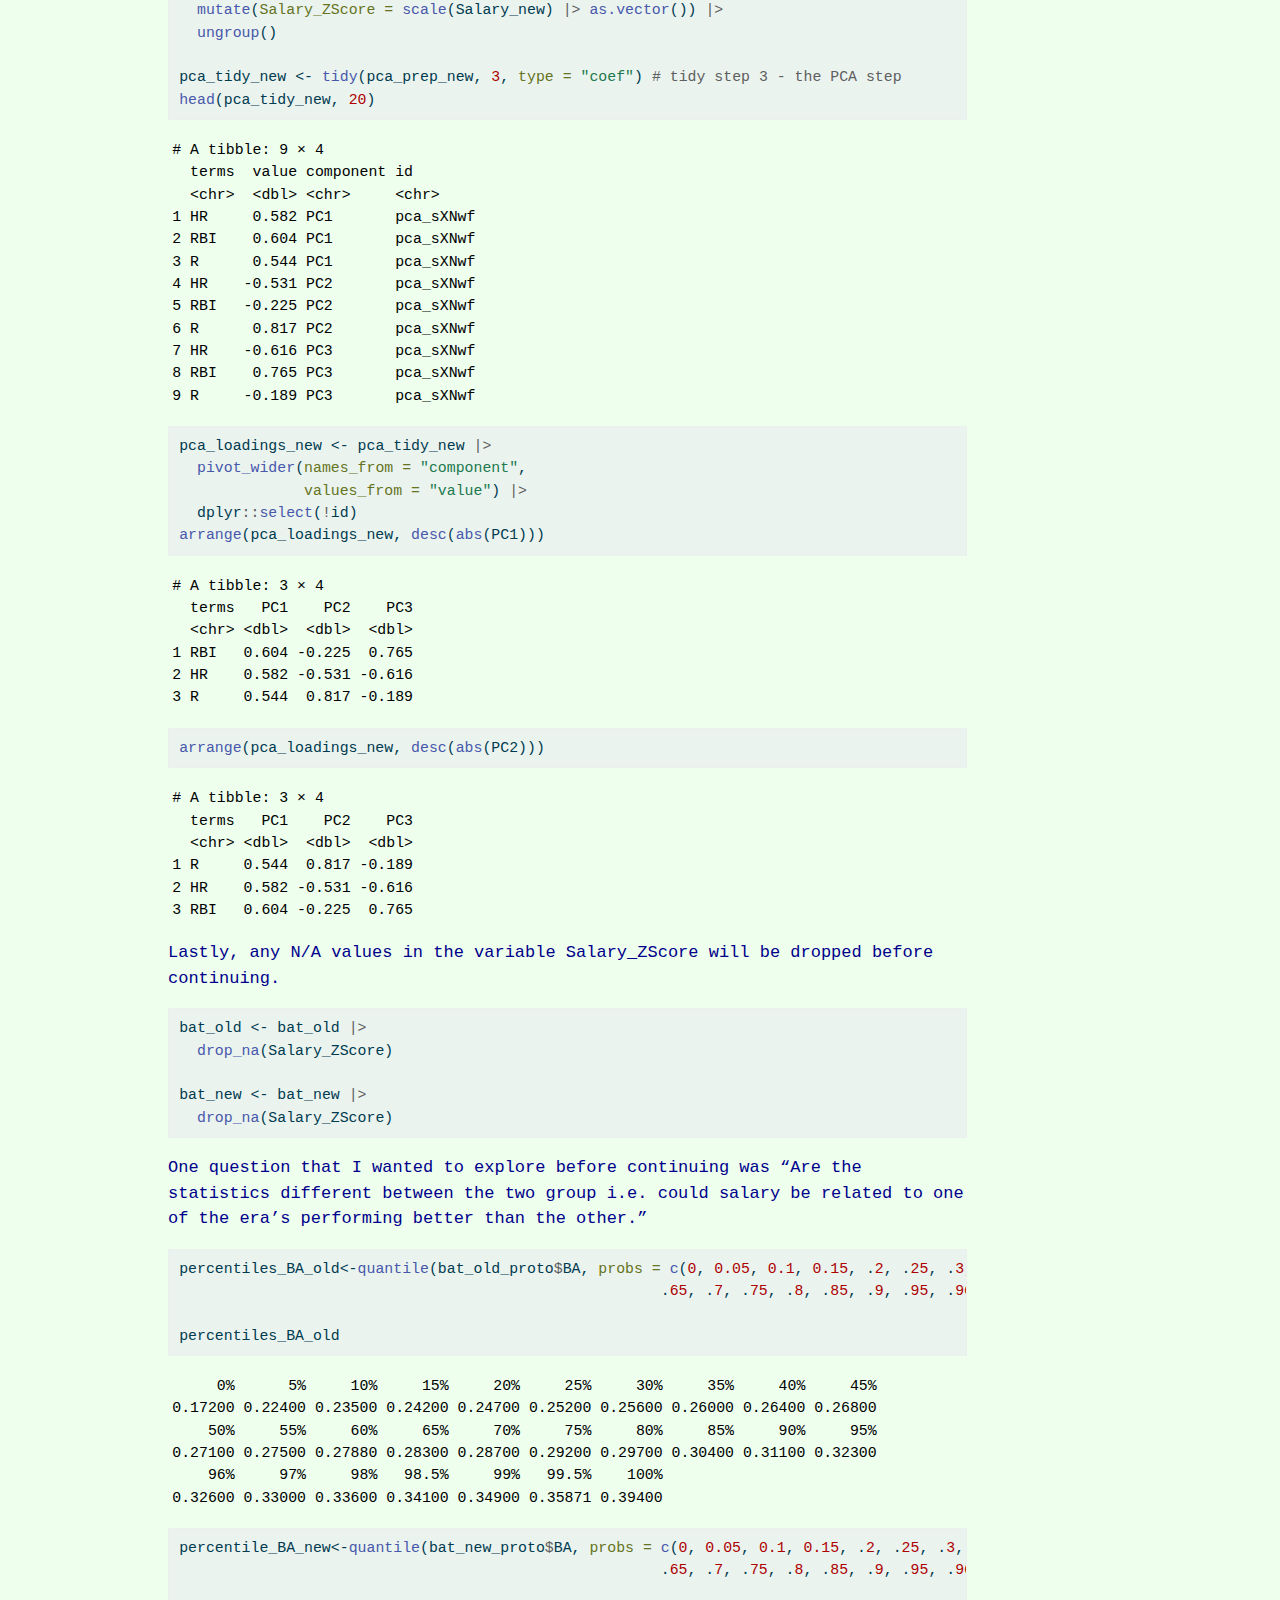
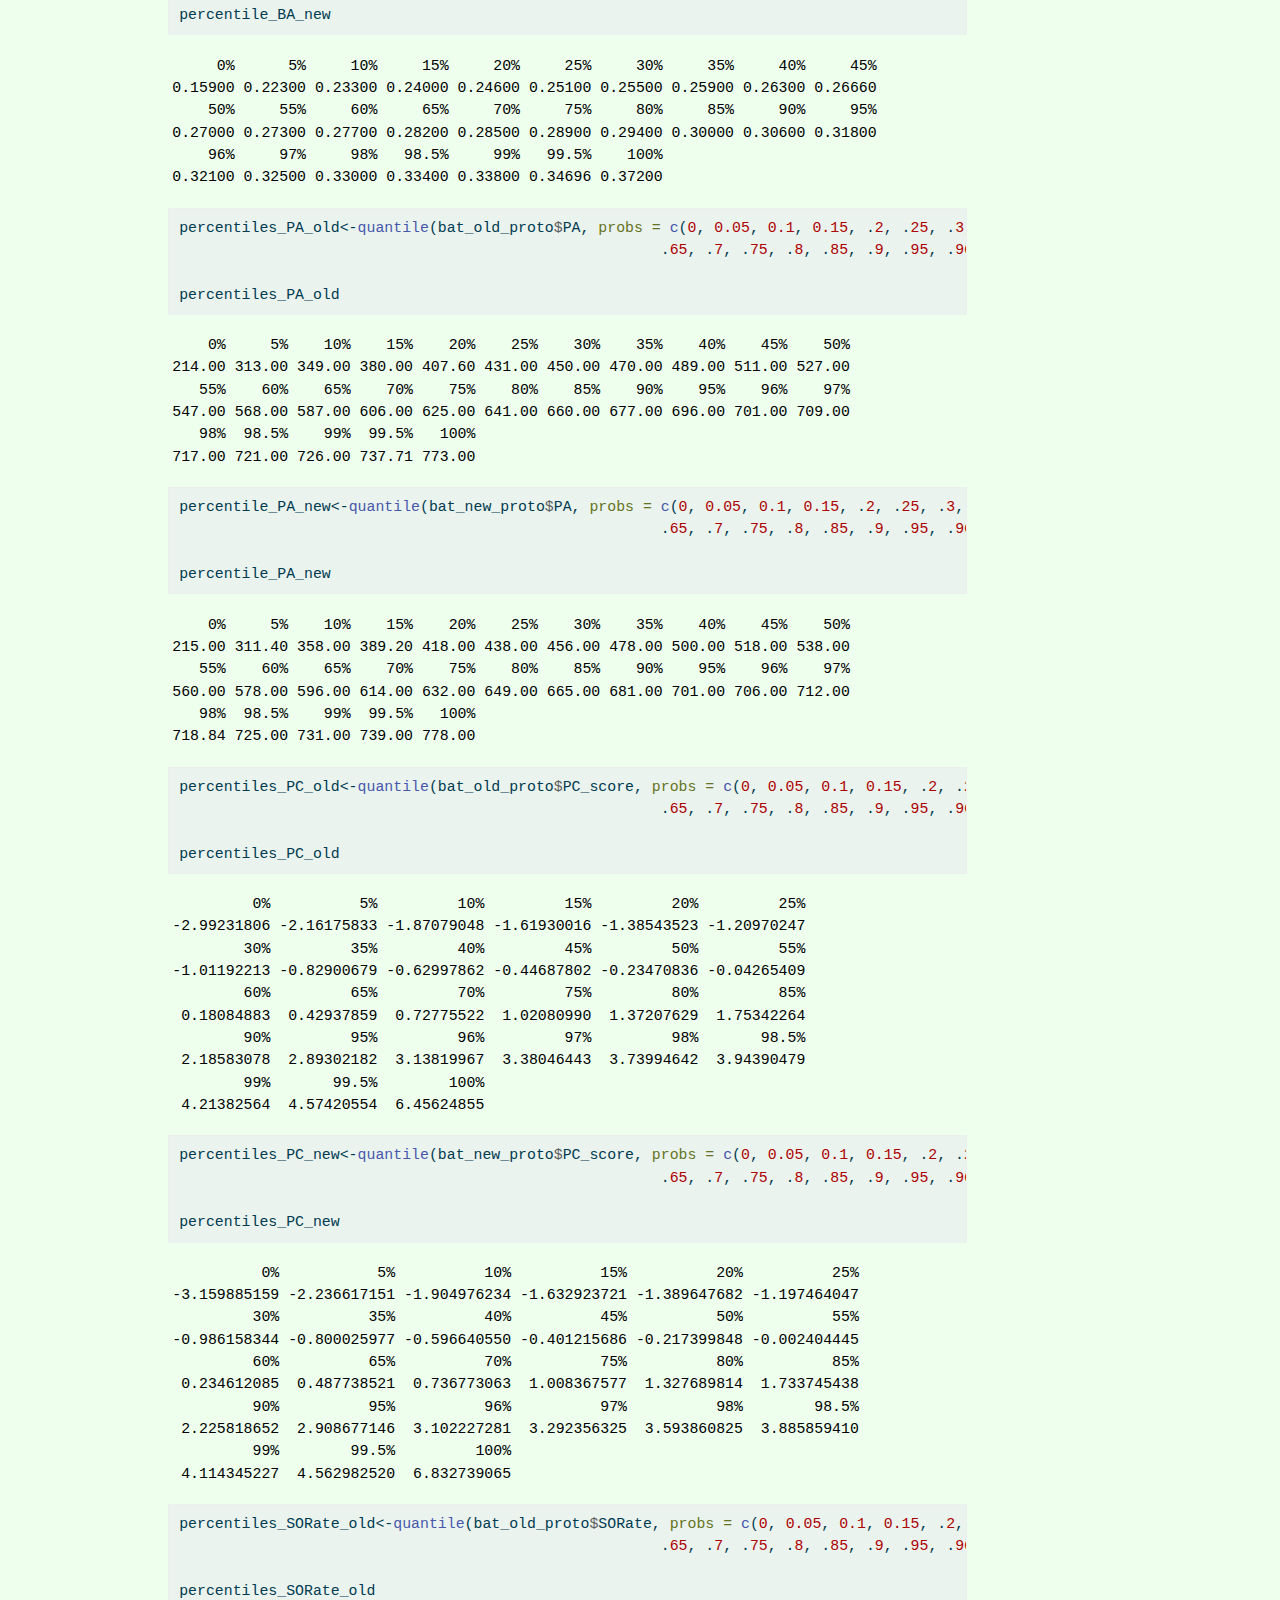
<file: docs/Baseball.html>
<!DOCTYPE html>
<html xmlns="http://www.w3.org/1999/xhtml" lang="en" xml:lang="en"><head>

<meta charset="utf-8">
<meta name="generator" content="quarto-1.7.33">

<meta name="viewport" content="width=device-width, initial-scale=1.0, user-scalable=yes">

<meta name="dcterms.date" content="2025-05-13">

<title>Baseball – Statistical_modeling</title>
<style>
code{white-space: pre-wrap;}
span.smallcaps{font-variant: small-caps;}
div.columns{display: flex; gap: min(4vw, 1.5em);}
div.column{flex: auto; overflow-x: auto;}
div.hanging-indent{margin-left: 1.5em; text-indent: -1.5em;}
ul.task-list{list-style: none;}
ul.task-list li input[type="checkbox"] {
  width: 0.8em;
  margin: 0 0.8em 0.2em -1em; /* quarto-specific, see https://github.com/quarto-dev/quarto-cli/issues/4556 */ 
  vertical-align: middle;
}
/* CSS for syntax highlighting */
html { -webkit-text-size-adjust: 100%; }
pre > code.sourceCode { white-space: pre; position: relative; }
pre > code.sourceCode > span { display: inline-block; line-height: 1.25; }
pre > code.sourceCode > span:empty { height: 1.2em; }
.sourceCode { overflow: visible; }
code.sourceCode > span { color: inherit; text-decoration: inherit; }
div.sourceCode { margin: 1em 0; }
pre.sourceCode { margin: 0; }
@media screen {
div.sourceCode { overflow: auto; }
}
@media print {
pre > code.sourceCode { white-space: pre-wrap; }
pre > code.sourceCode > span { text-indent: -5em; padding-left: 5em; }
}
pre.numberSource code
  { counter-reset: source-line 0; }
pre.numberSource code > span
  { position: relative; left: -4em; counter-increment: source-line; }
pre.numberSource code > span > a:first-child::before
  { content: counter(source-line);
    position: relative; left: -1em; text-align: right; vertical-align: baseline;
    border: none; display: inline-block;
    -webkit-touch-callout: none; -webkit-user-select: none;
    -khtml-user-select: none; -moz-user-select: none;
    -ms-user-select: none; user-select: none;
    padding: 0 4px; width: 4em;
  }
pre.numberSource { margin-left: 3em;  padding-left: 4px; }
div.sourceCode
  {   }
@media screen {
pre > code.sourceCode > span > a:first-child::before { text-decoration: underline; }
}
</style>


<script src="site_libs/quarto-nav/quarto-nav.js"></script>
<script src="site_libs/quarto-nav/headroom.min.js"></script>
<script src="site_libs/clipboard/clipboard.min.js"></script>
<script src="site_libs/quarto-search/autocomplete.umd.js"></script>
<script src="site_libs/quarto-search/fuse.min.js"></script>
<script src="site_libs/quarto-search/quarto-search.js"></script>
<meta name="quarto:offset" content="./">
<script src="site_libs/quarto-html/quarto.js" type="module"></script>
<script src="site_libs/quarto-html/tabsets/tabsets.js" type="module"></script>
<script src="site_libs/quarto-html/popper.min.js"></script>
<script src="site_libs/quarto-html/tippy.umd.min.js"></script>
<script src="site_libs/quarto-html/anchor.min.js"></script>
<link href="site_libs/quarto-html/tippy.css" rel="stylesheet">
<link href="site_libs/quarto-html/quarto-syntax-highlighting-ea385d0e468b0dd5ea5bf0780b1290d9.css" rel="stylesheet" id="quarto-text-highlighting-styles">
<script src="site_libs/bootstrap/bootstrap.min.js"></script>
<link href="site_libs/bootstrap/bootstrap-icons.css" rel="stylesheet">
<link href="site_libs/bootstrap/bootstrap-d2d83eb122b778f4055d40005accac0a.min.css" rel="stylesheet" append-hash="true" id="quarto-bootstrap" data-mode="light">
<script id="quarto-search-options" type="application/json">{
  "location": "navbar",
  "copy-button": false,
  "collapse-after": 3,
  "panel-placement": "end",
  "type": "overlay",
  "limit": 50,
  "keyboard-shortcut": [
    "f",
    "/",
    "s"
  ],
  "show-item-context": false,
  "language": {
    "search-no-results-text": "No results",
    "search-matching-documents-text": "matching documents",
    "search-copy-link-title": "Copy link to search",
    "search-hide-matches-text": "Hide additional matches",
    "search-more-match-text": "more match in this document",
    "search-more-matches-text": "more matches in this document",
    "search-clear-button-title": "Clear",
    "search-text-placeholder": "",
    "search-detached-cancel-button-title": "Cancel",
    "search-submit-button-title": "Submit",
    "search-label": "Search"
  }
}</script>


<link rel="stylesheet" href="styles.css">
</head>

<body class="nav-fixed quarto-light">

<div id="quarto-search-results"></div>
  <header id="quarto-header" class="headroom fixed-top">
    <nav class="navbar navbar-expand-lg " data-bs-theme="dark">
      <div class="navbar-container container-fluid">
      <div class="navbar-brand-container mx-auto">
    <a class="navbar-brand" href="./index.html">
    <span class="navbar-title">Statistical_modeling</span>
    </a>
  </div>
            <div id="quarto-search" class="" title="Search"></div>
          <button class="navbar-toggler" type="button" data-bs-toggle="collapse" data-bs-target="#navbarCollapse" aria-controls="navbarCollapse" role="menu" aria-expanded="false" aria-label="Toggle navigation" onclick="if (window.quartoToggleHeadroom) { window.quartoToggleHeadroom(); }">
  <span class="navbar-toggler-icon"></span>
</button>
          <div class="collapse navbar-collapse" id="navbarCollapse">
            <ul class="navbar-nav navbar-nav-scroll me-auto">
  <li class="nav-item">
    <a class="nav-link" href="./index.html"> 
<span class="menu-text">Home</span></a>
  </li>  
  <li class="nav-item">
    <a class="nav-link active" href="./Baseball.html" aria-current="page"> 
<span class="menu-text">Baseball Project</span></a>
  </li>  
</ul>
          </div> <!-- /navcollapse -->
            <div class="quarto-navbar-tools">
</div>
      </div> <!-- /container-fluid -->
    </nav>
</header>
<!-- content -->
<div id="quarto-content" class="quarto-container page-columns page-rows-contents page-layout-article page-navbar">
<!-- sidebar -->
<!-- margin-sidebar -->
    <div id="quarto-margin-sidebar" class="sidebar margin-sidebar">
        <nav id="TOC" role="doc-toc" class="toc-active">
    <h2 id="toc-title">On this page</h2>
   
  <ul>
  <li><a href="#motivation-or-context" id="toc-motivation-or-context" class="nav-link active" data-scroll-target="#motivation-or-context">Motivation or Context</a></li>
  <li><a href="#main-question" id="toc-main-question" class="nav-link" data-scroll-target="#main-question">Main Question</a></li>
  <li><a href="#data-limitations" id="toc-data-limitations" class="nav-link" data-scroll-target="#data-limitations">Data Limitations</a></li>
  <li><a href="#exploratory-data-analysis" id="toc-exploratory-data-analysis" class="nav-link" data-scroll-target="#exploratory-data-analysis">Exploratory Data Analysis</a></li>
  <li><a href="#modeling" id="toc-modeling" class="nav-link" data-scroll-target="#modeling">Modeling</a></li>
  <li><a href="#experiment" id="toc-experiment" class="nav-link" data-scroll-target="#experiment">Experiment</a></li>
  <li><a href="#insights" id="toc-insights" class="nav-link" data-scroll-target="#insights">Insights</a>
  <ul class="collapse">
  <li><a href="#limitations-and-future-work" id="toc-limitations-and-future-work" class="nav-link" data-scroll-target="#limitations-and-future-work">Limitations and Future Work</a></li>
  </ul></li>
  </ul>
</nav>
    </div>
<!-- main -->
<main class="content" id="quarto-document-content">

<header id="title-block-header" class="quarto-title-block default">
<div class="quarto-title">
<h1 class="title">Baseball</h1>
</div>



<div class="quarto-title-meta">

    
    <div>
    <div class="quarto-title-meta-heading">Published</div>
    <div class="quarto-title-meta-contents">
      <p class="date">May 13, 2025</p>
    </div>
  </div>
  
    
  </div>
  


</header>


<section id="motivation-or-context" class="level2">
<h2 class="anchored" data-anchor-id="motivation-or-context">Motivation or Context</h2>
<p>Viewing baseball in recent years has produced so many incredible moments that I am naturally drawn to use baseball as subject matter for this project. I have watched the sport for a very long time, and my primary piece of curiosity comes from an extension of the HR. As it is known to any person remotely involved in baseball, the use of illegal performance enhancing anabolic steroids to make players stronger so that they can hit the ball further has been a part of the game for over 100 years when Babe Ruth used steroids derived from sheep to boost his home run numbers.</p>
</section>
<section id="main-question" class="level2">
<h2 class="anchored" data-anchor-id="main-question">Main Question</h2>
<p>The sport has definitely had influxes throughout its existence and there have been more egregious examples of cheating than others, particularly Barry Bonds. This led me to wonder, do salaries go up when these influxes of steroids go up? This would make sense since hr’s sell tickets and perhaps some of the most astronomical HR numbers have occurred during this point. So I wanted to compare the salaries of two eras (1985-2000) and (2001-2016) in order to understand if there were any era’s that were being paid more relative to the league average of previous years. This would prove difficult since this would have to factor inflation, but my main quest is to see if there were any salary changes during two 15 year intervals around the time where steroids spiked.</p>
<p>Packages Used</p>
<div class="cell">
<div class="sourceCode cell-code" id="cb1"><pre class="sourceCode r code-with-copy"><code class="sourceCode r"><span id="cb1-1"><a href="#cb1-1" aria-hidden="true" tabindex="-1"></a><span class="fu">library</span>(Lahman)</span>
<span id="cb1-2"><a href="#cb1-2" aria-hidden="true" tabindex="-1"></a><span class="fu">library</span>(tidyverse)</span></code><button title="Copy to Clipboard" class="code-copy-button"><i class="bi"></i></button></pre></div>
<div class="cell-output cell-output-stderr">
<pre><code>── Attaching core tidyverse packages ──────────────────────── tidyverse 2.0.0 ──
✔ dplyr     1.1.4     ✔ readr     2.1.5
✔ forcats   1.0.0     ✔ stringr   1.5.1
✔ ggplot2   3.5.2     ✔ tibble    3.2.1
✔ lubridate 1.9.4     ✔ tidyr     1.3.1
✔ purrr     1.0.4     
── Conflicts ────────────────────────────────────────── tidyverse_conflicts() ──
✖ dplyr::filter() masks stats::filter()
✖ dplyr::lag()    masks stats::lag()
ℹ Use the conflicted package (&lt;http://conflicted.r-lib.org/&gt;) to force all conflicts to become errors</code></pre>
</div>
<div class="sourceCode cell-code" id="cb3"><pre class="sourceCode r code-with-copy"><code class="sourceCode r"><span id="cb3-1"><a href="#cb3-1" aria-hidden="true" tabindex="-1"></a><span class="fu">library</span>(tidymodels)</span></code><button title="Copy to Clipboard" class="code-copy-button"><i class="bi"></i></button></pre></div>
<div class="cell-output cell-output-stderr">
<pre><code>── Attaching packages ────────────────────────────────────── tidymodels 1.3.0 ──
✔ broom        1.0.7     ✔ rsample      1.3.0
✔ dials        1.4.0     ✔ tune         1.3.0
✔ infer        1.0.8     ✔ workflows    1.2.0
✔ modeldata    1.4.0     ✔ workflowsets 1.1.0
✔ parsnip      1.3.1     ✔ yardstick    1.3.2
✔ recipes      1.1.1     
── Conflicts ───────────────────────────────────────── tidymodels_conflicts() ──
✖ scales::discard() masks purrr::discard()
✖ dplyr::filter()   masks stats::filter()
✖ recipes::fixed()  masks stringr::fixed()
✖ dplyr::lag()      masks stats::lag()
✖ yardstick::spec() masks readr::spec()
✖ recipes::step()   masks stats::step()</code></pre>
</div>
<div class="sourceCode cell-code" id="cb5"><pre class="sourceCode r code-with-copy"><code class="sourceCode r"><span id="cb5-1"><a href="#cb5-1" aria-hidden="true" tabindex="-1"></a><span class="fu">library</span>(corrplot)</span></code><button title="Copy to Clipboard" class="code-copy-button"><i class="bi"></i></button></pre></div>
<div class="cell-output cell-output-stderr">
<pre><code>corrplot 0.95 loaded</code></pre>
</div>
<div class="sourceCode cell-code" id="cb7"><pre class="sourceCode r code-with-copy"><code class="sourceCode r"><span id="cb7-1"><a href="#cb7-1" aria-hidden="true" tabindex="-1"></a><span class="fu">library</span>(ggplot2)</span></code><button title="Copy to Clipboard" class="code-copy-button"><i class="bi"></i></button></pre></div>
</div>
<p>Tidyverse/Tidy models - These packages provided easier and simpler code for statistical modeling project due to their build-in functions specifically built in for specific functions that are simplified for the user such as cross-validation, knn, ridge regression, etc.</p>
<p>Corrplot - specific functions that create a correlation matrix and visually represent it</p>
<p>Ggplot2 - creates plots that I will use to see the calibration of my model</p>
<p>Data Used</p>
<p>The Lahman dataset is a data set created by Sean Lahman, which is the most comprehensive data set ever assembled with baseball stats going back over 100 years. In this data set, every season from almost every contributing pitcher and batter were recorded to show the tallies for the seasons that these players had. These include the full list of counting stats for players such as ‘At Bats’, ‘Strikeouts’, ‘Team’, ‘Age’, ‘RBI’, ‘BB’, ‘IBB’, ‘Hits’, etc. Due to the large size of the data set as well as the myriad of different baseball metrics that are used, it remains as one of the largest and most comprehensive baseball data sets available online today.</p>
</section>
<section id="data-limitations" class="level2">
<h2 class="anchored" data-anchor-id="data-limitations">Data Limitations</h2>
<p>Due to the size of the Salary database, I was only able to look at the years from 1985-2016. All year prior to 1985 were omitted and I was limited with the range of year that I was given.</p>
</section>
<section id="exploratory-data-analysis" class="level2">
<h2 class="anchored" data-anchor-id="exploratory-data-analysis">Exploratory Data Analysis</h2>
<p>After downloading the tidy packages and my baseball data set, the first thing to do is define the eras of baseball. Since the salary database only goes back to 1985, the eras were divided into 15 year windows from 1985-2000 and 2001-2016. Since creating each dataset takes multiple steps, the 1985-2000 called ‘old’ will be defined first.</p>
<div class="cell">
<div class="sourceCode cell-code" id="cb8"><pre class="sourceCode r code-with-copy"><code class="sourceCode r"><span id="cb8-1"><a href="#cb8-1" aria-hidden="true" tabindex="-1"></a>salaries <span class="ot">&lt;-</span> Salaries <span class="sc">|&gt;</span></span>
<span id="cb8-2"><a href="#cb8-2" aria-hidden="true" tabindex="-1"></a>  dplyr<span class="sc">::</span><span class="fu">select</span>(playerID, yearID, teamID, salary)</span>
<span id="cb8-3"><a href="#cb8-3" aria-hidden="true" tabindex="-1"></a>peopleInfo <span class="ot">&lt;-</span> People <span class="sc">|&gt;</span></span>
<span id="cb8-4"><a href="#cb8-4" aria-hidden="true" tabindex="-1"></a>  dplyr<span class="sc">::</span><span class="fu">select</span>(playerID, birthYear, birthMonth, nameLast,</span>
<span id="cb8-5"><a href="#cb8-5" aria-hidden="true" tabindex="-1"></a>         nameFirst, bats)</span>
<span id="cb8-6"><a href="#cb8-6" aria-hidden="true" tabindex="-1"></a>batting <span class="ot">&lt;-</span> <span class="fu">battingStats</span>() <span class="sc">|&gt;</span></span>
<span id="cb8-7"><a href="#cb8-7" aria-hidden="true" tabindex="-1"></a>  <span class="fu">left_join</span>(salaries, </span>
<span id="cb8-8"><a href="#cb8-8" aria-hidden="true" tabindex="-1"></a>            <span class="at">by =</span><span class="fu">c</span>(<span class="st">"playerID"</span>, <span class="st">"yearID"</span>, <span class="st">"teamID"</span>)) <span class="sc">|&gt;</span></span>
<span id="cb8-9"><a href="#cb8-9" aria-hidden="true" tabindex="-1"></a>  <span class="fu">left_join</span>(peopleInfo, <span class="at">by =</span> <span class="st">"playerID"</span>) <span class="sc">|&gt;</span></span>
<span id="cb8-10"><a href="#cb8-10" aria-hidden="true" tabindex="-1"></a>  <span class="fu">mutate</span>(<span class="at">age =</span> yearID <span class="sc">-</span> birthYear <span class="sc">-</span> </span>
<span id="cb8-11"><a href="#cb8-11" aria-hidden="true" tabindex="-1"></a>           <span class="dv">1</span>L <span class="sc">*</span>(birthMonth <span class="sc">&gt;=</span> <span class="dv">10</span>)) <span class="sc">|&gt;</span></span>
<span id="cb8-12"><a href="#cb8-12" aria-hidden="true" tabindex="-1"></a>  <span class="fu">arrange</span>(playerID, yearID, stint)</span>
<span id="cb8-13"><a href="#cb8-13" aria-hidden="true" tabindex="-1"></a></span>
<span id="cb8-14"><a href="#cb8-14" aria-hidden="true" tabindex="-1"></a>batting_older <span class="ot">&lt;-</span> batting <span class="sc">|&gt;</span> <span class="fu">filter</span>(G <span class="sc">&gt;=</span> <span class="dv">100</span>, AB <span class="sc">&gt;=</span> <span class="dv">200</span>, <span class="dv">2001</span> <span class="sc">&gt;</span> yearID, yearID <span class="sc">&gt;</span> <span class="dv">1984</span>) <span class="sc">|&gt;</span></span>
<span id="cb8-15"><a href="#cb8-15" aria-hidden="true" tabindex="-1"></a>  <span class="fu">mutate</span>(<span class="at">lgID =</span> <span class="fu">factor</span>(lgID, <span class="at">levels =</span> <span class="fu">c</span>(<span class="st">"AL"</span>, <span class="st">"NL"</span>))) <span class="co"># fix the defunct league issue</span></span>
<span id="cb8-16"><a href="#cb8-16" aria-hidden="true" tabindex="-1"></a></span>
<span id="cb8-17"><a href="#cb8-17" aria-hidden="true" tabindex="-1"></a>batting_older <span class="ot">&lt;-</span> batting_older <span class="sc">|&gt;</span></span>
<span id="cb8-18"><a href="#cb8-18" aria-hidden="true" tabindex="-1"></a>  <span class="fu">mutate</span>(<span class="at">team_payroll =</span> <span class="fu">case_when</span>(</span>
<span id="cb8-19"><a href="#cb8-19" aria-hidden="true" tabindex="-1"></a>    teamID <span class="sc">%in%</span> <span class="fu">c</span>(<span class="st">"ANA"</span>, <span class="st">"BOS"</span>, <span class="st">"CAL"</span>, <span class="st">"LAN"</span>, <span class="st">"NYA"</span>, <span class="st">"NYN"</span>, <span class="st">"PHI"</span>, <span class="st">"LAA"</span>) <span class="sc">~</span> <span class="st">"top"</span>,</span>
<span id="cb8-20"><a href="#cb8-20" aria-hidden="true" tabindex="-1"></a>    teamID <span class="sc">%in%</span> <span class="fu">c</span>(<span class="st">"CHA"</span>, <span class="st">"CHN"</span>, <span class="st">"DET"</span>, <span class="st">"SEA"</span>, <span class="st">"SFN"</span>, <span class="st">"SLN"</span>) <span class="sc">~</span> <span class="st">"upper"</span>,</span>
<span id="cb8-21"><a href="#cb8-21" aria-hidden="true" tabindex="-1"></a>    teamID <span class="sc">%in%</span> <span class="fu">c</span>(<span class="st">"ATL"</span>, <span class="st">"CIN"</span>, <span class="st">"HOU"</span>, <span class="st">"MON"</span>, <span class="st">"TEX"</span>, <span class="st">"TOR"</span>) <span class="sc">~</span> <span class="st">"middle"</span>,</span>
<span id="cb8-22"><a href="#cb8-22" aria-hidden="true" tabindex="-1"></a>    teamID <span class="sc">%in%</span> <span class="fu">c</span>(<span class="st">"ARI"</span>, <span class="st">"BAL"</span>, <span class="st">"COL"</span>, <span class="st">"MIN"</span>, <span class="st">"ML4"</span>, <span class="st">"SDN"</span>) <span class="sc">~</span> <span class="st">"lower"</span>,</span>
<span id="cb8-23"><a href="#cb8-23" aria-hidden="true" tabindex="-1"></a>    teamID <span class="sc">%in%</span> <span class="fu">c</span>(<span class="st">"CLE"</span>, <span class="st">"FLO"</span>, <span class="st">"KCA"</span>, <span class="st">"OAK"</span>, <span class="st">"PIT"</span>, <span class="st">"TBA"</span>) <span class="sc">~</span> <span class="st">"bottom"</span>,</span>
<span id="cb8-24"><a href="#cb8-24" aria-hidden="true" tabindex="-1"></a>    <span class="cn">TRUE</span> <span class="sc">~</span> <span class="cn">NA_character_</span>  <span class="co"># Optional: catch all others as NA</span></span>
<span id="cb8-25"><a href="#cb8-25" aria-hidden="true" tabindex="-1"></a>  ))</span></code><button title="Copy to Clipboard" class="code-copy-button"><i class="bi"></i></button></pre></div>
</div>
<p>The data set will need additional variables, so it was modified briefly to include these changes.</p>
<div class="cell">
<div class="sourceCode cell-code" id="cb9"><pre class="sourceCode r code-with-copy"><code class="sourceCode r"><span id="cb9-1"><a href="#cb9-1" aria-hidden="true" tabindex="-1"></a>bat_old_proto <span class="ot">&lt;-</span> batting_older <span class="sc">|&gt;</span></span>
<span id="cb9-2"><a href="#cb9-2" aria-hidden="true" tabindex="-1"></a>  <span class="fu">transmute</span>(</span>
<span id="cb9-3"><a href="#cb9-3" aria-hidden="true" tabindex="-1"></a>    <span class="at">Name =</span> <span class="fu">paste</span>(nameFirst, nameLast),</span>
<span id="cb9-4"><a href="#cb9-4" aria-hidden="true" tabindex="-1"></a>    <span class="at">Year =</span> yearID,</span>
<span id="cb9-5"><a href="#cb9-5" aria-hidden="true" tabindex="-1"></a>    <span class="at">team_payroll =</span> team_payroll,</span>
<span id="cb9-6"><a href="#cb9-6" aria-hidden="true" tabindex="-1"></a>    <span class="at">PA =</span> PA,</span>
<span id="cb9-7"><a href="#cb9-7" aria-hidden="true" tabindex="-1"></a>    <span class="at">BA =</span> BA,</span>
<span id="cb9-8"><a href="#cb9-8" aria-hidden="true" tabindex="-1"></a>    <span class="at">HR =</span> HR,</span>
<span id="cb9-9"><a href="#cb9-9" aria-hidden="true" tabindex="-1"></a>    <span class="at">R =</span> R,</span>
<span id="cb9-10"><a href="#cb9-10" aria-hidden="true" tabindex="-1"></a>    <span class="at">RBI =</span> RBI,</span>
<span id="cb9-11"><a href="#cb9-11" aria-hidden="true" tabindex="-1"></a>    <span class="at">age=</span>age,</span>
<span id="cb9-12"><a href="#cb9-12" aria-hidden="true" tabindex="-1"></a>    <span class="at">salary=</span>salary,</span>
<span id="cb9-13"><a href="#cb9-13" aria-hidden="true" tabindex="-1"></a>    <span class="at">SlugPct =</span> SlugPct,</span>
<span id="cb9-14"><a href="#cb9-14" aria-hidden="true" tabindex="-1"></a>    <span class="at">OBP =</span> OBP, <span class="co"># these 3 are already rate stats</span></span>
<span id="cb9-15"><a href="#cb9-15" aria-hidden="true" tabindex="-1"></a>    <span class="at">BBRate =</span> BB<span class="sc">/</span>PA, <span class="co"># walks per time at the plate</span></span>
<span id="cb9-16"><a href="#cb9-16" aria-hidden="true" tabindex="-1"></a>    <span class="at">SORate =</span> SO<span class="sc">/</span>PA, <span class="co"># strikeouts per time at the plate</span></span>
<span id="cb9-17"><a href="#cb9-17" aria-hidden="true" tabindex="-1"></a>    <span class="at">DoubleRate =</span> X2B<span class="sc">/</span>PA,</span>
<span id="cb9-18"><a href="#cb9-18" aria-hidden="true" tabindex="-1"></a>    <span class="at">TripleRate =</span> X3B<span class="sc">/</span>PA,</span>
<span id="cb9-19"><a href="#cb9-19" aria-hidden="true" tabindex="-1"></a>    <span class="at">HRRate =</span> HR<span class="sc">/</span>PA,</span>
<span id="cb9-20"><a href="#cb9-20" aria-hidden="true" tabindex="-1"></a>    <span class="at">RRate =</span> R<span class="sc">/</span>PA,</span>
<span id="cb9-21"><a href="#cb9-21" aria-hidden="true" tabindex="-1"></a>    <span class="at">RBIRate =</span> RBI<span class="sc">/</span>PA,</span>
<span id="cb9-22"><a href="#cb9-22" aria-hidden="true" tabindex="-1"></a>    <span class="at">SBRate =</span> SB<span class="sc">/</span>PA,</span>
<span id="cb9-23"><a href="#cb9-23" aria-hidden="true" tabindex="-1"></a>    <span class="at">SBSuccessRate =</span> SB<span class="sc">/</span>(<span class="fu">pmax</span>(SB <span class="sc">+</span> CS, <span class="dv">1</span>)), <span class="co"># to avoid NaN</span></span>
<span id="cb9-24"><a href="#cb9-24" aria-hidden="true" tabindex="-1"></a>    bats,</span>
<span id="cb9-25"><a href="#cb9-25" aria-hidden="true" tabindex="-1"></a>    lgID <span class="co"># just to have some categorical variables here</span></span>
<span id="cb9-26"><a href="#cb9-26" aria-hidden="true" tabindex="-1"></a>  )</span></code><button title="Copy to Clipboard" class="code-copy-button"><i class="bi"></i></button></pre></div>
</div>
<p>Due to the nature of how statistics are calculated in baseball, a HR when successfully achieved in baseball also counts as an RBI and R. Due to this overlapping nature of the statistic, HR, R, and RBI will be combined into a single variable, which will be called PC_Score using Principal Component Analysis.</p>
<p>Using the recipe function, we will first add the desired variables HR, R, and RBI.</p>
<div class="cell">
<div class="sourceCode cell-code" id="cb10"><pre class="sourceCode r code-with-copy"><code class="sourceCode r"><span id="cb10-1"><a href="#cb10-1" aria-hidden="true" tabindex="-1"></a>pca_recipe <span class="ot">&lt;-</span> <span class="fu">recipe</span>(</span>
<span id="cb10-2"><a href="#cb10-2" aria-hidden="true" tabindex="-1"></a>  <span class="sc">~</span> Name <span class="sc">+</span> Year <span class="sc">+</span> HR <span class="sc">+</span> RBI <span class="sc">+</span> R, <span class="at">data =</span> bat_old_proto</span>
<span id="cb10-3"><a href="#cb10-3" aria-hidden="true" tabindex="-1"></a>) <span class="sc">|&gt;</span></span>
<span id="cb10-4"><a href="#cb10-4" aria-hidden="true" tabindex="-1"></a><span class="do">## ~ . indicates to use all variables in the dataset as predictors</span></span>
<span id="cb10-5"><a href="#cb10-5" aria-hidden="true" tabindex="-1"></a>  <span class="fu">update_role</span>(<span class="fu">c</span>(Name, Year), <span class="at">new_role =</span> <span class="st">"id"</span>) <span class="sc">|&gt;</span></span>
<span id="cb10-6"><a href="#cb10-6" aria-hidden="true" tabindex="-1"></a>  <span class="fu">step_normalize</span>(<span class="fu">all_numeric_predictors</span>()) <span class="sc">|&gt;</span></span>
<span id="cb10-7"><a href="#cb10-7" aria-hidden="true" tabindex="-1"></a>  <span class="fu">step_dummy</span>(<span class="fu">all_nominal_predictors</span>()) <span class="sc">|&gt;</span></span>
<span id="cb10-8"><a href="#cb10-8" aria-hidden="true" tabindex="-1"></a>  <span class="fu">step_pca</span>(<span class="fu">all_predictors</span>(), <span class="at">num_comp =</span> <span class="dv">10</span>)</span></code><button title="Copy to Clipboard" class="code-copy-button"><i class="bi"></i></button></pre></div>
</div>
<p>Then, the recipe is prepped.</p>
<div class="cell">
<div class="sourceCode cell-code" id="cb11"><pre class="sourceCode r code-with-copy"><code class="sourceCode r"><span id="cb11-1"><a href="#cb11-1" aria-hidden="true" tabindex="-1"></a>pca_prep <span class="ot">&lt;-</span> pca_recipe <span class="sc">|&gt;</span></span>
<span id="cb11-2"><a href="#cb11-2" aria-hidden="true" tabindex="-1"></a>  <span class="fu">prep</span>()</span>
<span id="cb11-3"><a href="#cb11-3" aria-hidden="true" tabindex="-1"></a>pca_prep</span></code><button title="Copy to Clipboard" class="code-copy-button"><i class="bi"></i></button></pre></div>
<div class="cell-output cell-output-stderr">
<pre><code></code></pre>
</div>
<div class="cell-output cell-output-stderr">
<pre><code>── Recipe ──────────────────────────────────────────────────────────────────────</code></pre>
</div>
<div class="cell-output cell-output-stderr">
<pre><code></code></pre>
</div>
<div class="cell-output cell-output-stderr">
<pre><code>── Inputs </code></pre>
</div>
<div class="cell-output cell-output-stderr">
<pre><code>Number of variables by role</code></pre>
</div>
<div class="cell-output cell-output-stderr">
<pre><code>predictor: 3
id:        2</code></pre>
</div>
<div class="cell-output cell-output-stderr">
<pre><code></code></pre>
</div>
<div class="cell-output cell-output-stderr">
<pre><code>── Training information </code></pre>
</div>
<div class="cell-output cell-output-stderr">
<pre><code>Training data contained 3455 data points and no incomplete rows.</code></pre>
</div>
<div class="cell-output cell-output-stderr">
<pre><code></code></pre>
</div>
<div class="cell-output cell-output-stderr">
<pre><code>── Operations </code></pre>
</div>
<div class="cell-output cell-output-stderr">
<pre><code>• Centering and scaling for: HR, RBI, R | Trained</code></pre>
</div>
<div class="cell-output cell-output-stderr">
<pre><code>• Dummy variables from: &lt;none&gt; | Trained</code></pre>
</div>
<div class="cell-output cell-output-stderr">
<pre><code>• PCA extraction with: HR, RBI, R | Trained</code></pre>
</div>
</div>
<p>Then, the recipe is baked.</p>
<div class="cell">
<div class="sourceCode cell-code" id="cb26"><pre class="sourceCode r code-with-copy"><code class="sourceCode r"><span id="cb26-1"><a href="#cb26-1" aria-hidden="true" tabindex="-1"></a>pca_baked <span class="ot">&lt;-</span> pca_prep <span class="sc">|&gt;</span></span>
<span id="cb26-2"><a href="#cb26-2" aria-hidden="true" tabindex="-1"></a>  <span class="fu">bake</span>(<span class="at">new_data =</span> <span class="cn">NULL</span>)</span>
<span id="cb26-3"><a href="#cb26-3" aria-hidden="true" tabindex="-1"></a>pca_baked</span></code><button title="Copy to Clipboard" class="code-copy-button"><i class="bi"></i></button></pre></div>
<div class="cell-output cell-output-stdout">
<pre><code># A tibble: 3,455 × 5
   Name            Year     PC1     PC2     PC3
   &lt;chr&gt;          &lt;int&gt;   &lt;dbl&gt;   &lt;dbl&gt;   &lt;dbl&gt;
 1 Kurt Abbott     1994 -1.51    0.345   0.335 
 2 Kurt Abbott     1995 -0.0500  0.319   0.192 
 3 Kurt Abbott     1996 -1.65    0.432   0.247 
 4 Bobby Abreu     1998  0.438   0.167  -0.138 
 5 Bobby Abreu     1999  2.13   -1.22   -0.124 
 6 Bobby Abreu     2000  1.76   -0.588   0.449 
 7 Benny Agbayani  1999 -1.01    0.631   0.385 
 8 Benny Agbayani  2000 -0.182   0.256   0.0678
 9 Mike Aldrete    1987 -0.911   0.193  -0.0998
10 Mike Aldrete    1988 -1.40    0.0965 -0.468 
# ℹ 3,445 more rows</code></pre>
</div>
</div>
<p>Lastly using the tidy function, the PC values are loaded.</p>
<div class="cell">
<div class="sourceCode cell-code" id="cb28"><pre class="sourceCode r code-with-copy"><code class="sourceCode r"><span id="cb28-1"><a href="#cb28-1" aria-hidden="true" tabindex="-1"></a>pca_tidy <span class="ot">&lt;-</span> <span class="fu">tidy</span>(pca_prep, <span class="dv">3</span>, <span class="at">type =</span> <span class="st">"coef"</span>) <span class="co"># tidy step 3 - the PCA step</span></span>
<span id="cb28-2"><a href="#cb28-2" aria-hidden="true" tabindex="-1"></a><span class="fu">head</span>(pca_tidy, <span class="dv">20</span>)</span></code><button title="Copy to Clipboard" class="code-copy-button"><i class="bi"></i></button></pre></div>
<div class="cell-output cell-output-stdout">
<pre><code># A tibble: 9 × 4
  terms  value component id       
  &lt;chr&gt;  &lt;dbl&gt; &lt;chr&gt;     &lt;chr&gt;    
1 HR     0.584 PC1       pca_kc0lz
2 RBI    0.607 PC1       pca_kc0lz
3 R      0.539 PC1       pca_kc0lz
4 HR     0.518 PC2       pca_kc0lz
5 RBI    0.232 PC2       pca_kc0lz
6 R     -0.823 PC2       pca_kc0lz
7 HR     0.625 PC3       pca_kc0lz
8 RBI   -0.760 PC3       pca_kc0lz
9 R      0.178 PC3       pca_kc0lz</code></pre>
</div>
</div>
<p>The formula is then derived for PC1, which will be changed in name to PC_Score.</p>
<div class="cell">
<div class="sourceCode cell-code" id="cb30"><pre class="sourceCode r code-with-copy"><code class="sourceCode r"><span id="cb30-1"><a href="#cb30-1" aria-hidden="true" tabindex="-1"></a>pca_loadings <span class="ot">&lt;-</span> pca_tidy <span class="sc">|&gt;</span></span>
<span id="cb30-2"><a href="#cb30-2" aria-hidden="true" tabindex="-1"></a>  <span class="fu">pivot_wider</span>(<span class="at">names_from =</span> <span class="st">"component"</span>,</span>
<span id="cb30-3"><a href="#cb30-3" aria-hidden="true" tabindex="-1"></a>              <span class="at">values_from =</span> <span class="st">"value"</span>) <span class="sc">|&gt;</span></span>
<span id="cb30-4"><a href="#cb30-4" aria-hidden="true" tabindex="-1"></a>  dplyr<span class="sc">::</span><span class="fu">select</span>(<span class="sc">!</span>id)</span>
<span id="cb30-5"><a href="#cb30-5" aria-hidden="true" tabindex="-1"></a><span class="fu">arrange</span>(pca_loadings, <span class="fu">desc</span>(<span class="fu">abs</span>(PC1)))</span></code><button title="Copy to Clipboard" class="code-copy-button"><i class="bi"></i></button></pre></div>
<div class="cell-output cell-output-stdout">
<pre><code># A tibble: 3 × 4
  terms   PC1    PC2    PC3
  &lt;chr&gt; &lt;dbl&gt;  &lt;dbl&gt;  &lt;dbl&gt;
1 RBI   0.607  0.232 -0.760
2 HR    0.584  0.518  0.625
3 R     0.539 -0.823  0.178</code></pre>
</div>
<div class="sourceCode cell-code" id="cb32"><pre class="sourceCode r code-with-copy"><code class="sourceCode r"><span id="cb32-1"><a href="#cb32-1" aria-hidden="true" tabindex="-1"></a><span class="fu">arrange</span>(pca_loadings, <span class="fu">desc</span>(<span class="fu">abs</span>(PC2)))</span></code><button title="Copy to Clipboard" class="code-copy-button"><i class="bi"></i></button></pre></div>
<div class="cell-output cell-output-stdout">
<pre><code># A tibble: 3 × 4
  terms   PC1    PC2    PC3
  &lt;chr&gt; &lt;dbl&gt;  &lt;dbl&gt;  &lt;dbl&gt;
1 R     0.539 -0.823  0.178
2 HR    0.584  0.518  0.625
3 RBI   0.607  0.232 -0.760</code></pre>
</div>
</div>
<p>Then it is added to the data set and the values are posted below.</p>
<div class="cell">
<div class="sourceCode cell-code" id="cb34"><pre class="sourceCode r code-with-copy"><code class="sourceCode r"><span id="cb34-1"><a href="#cb34-1" aria-hidden="true" tabindex="-1"></a>bat_old_proto <span class="ot">&lt;-</span> bat_old_proto <span class="sc">|&gt;</span> </span>
<span id="cb34-2"><a href="#cb34-2" aria-hidden="true" tabindex="-1"></a>  <span class="fu">merge</span>(pca_baked, </span>
<span id="cb34-3"><a href="#cb34-3" aria-hidden="true" tabindex="-1"></a>            <span class="at">by =</span><span class="fu">c</span>(<span class="st">"Name"</span>, <span class="st">"Year"</span>))</span></code><button title="Copy to Clipboard" class="code-copy-button"><i class="bi"></i></button></pre></div>
</div>
<div class="cell">
<div class="sourceCode cell-code" id="cb35"><pre class="sourceCode r code-with-copy"><code class="sourceCode r"><span id="cb35-1"><a href="#cb35-1" aria-hidden="true" tabindex="-1"></a>bat_old_proto <span class="ot">&lt;-</span> bat_old_proto <span class="sc">|&gt;</span></span>
<span id="cb35-2"><a href="#cb35-2" aria-hidden="true" tabindex="-1"></a>  <span class="fu">transmute</span>(</span>
<span id="cb35-3"><a href="#cb35-3" aria-hidden="true" tabindex="-1"></a>    <span class="at">Name =</span> Name,</span>
<span id="cb35-4"><a href="#cb35-4" aria-hidden="true" tabindex="-1"></a>    <span class="at">Year =</span> Year,</span>
<span id="cb35-5"><a href="#cb35-5" aria-hidden="true" tabindex="-1"></a>    <span class="at">team_payroll =</span> team_payroll,</span>
<span id="cb35-6"><a href="#cb35-6" aria-hidden="true" tabindex="-1"></a>    <span class="at">PA =</span> PA,</span>
<span id="cb35-7"><a href="#cb35-7" aria-hidden="true" tabindex="-1"></a>    <span class="at">BA =</span> BA,</span>
<span id="cb35-8"><a href="#cb35-8" aria-hidden="true" tabindex="-1"></a>    <span class="at">HR =</span> HR,</span>
<span id="cb35-9"><a href="#cb35-9" aria-hidden="true" tabindex="-1"></a>    <span class="at">age=</span>age,</span>
<span id="cb35-10"><a href="#cb35-10" aria-hidden="true" tabindex="-1"></a>    <span class="at">salary=</span>salary,</span>
<span id="cb35-11"><a href="#cb35-11" aria-hidden="true" tabindex="-1"></a>    <span class="at">R =</span> R,</span>
<span id="cb35-12"><a href="#cb35-12" aria-hidden="true" tabindex="-1"></a>    <span class="at">RBI =</span> RBI,</span>
<span id="cb35-13"><a href="#cb35-13" aria-hidden="true" tabindex="-1"></a>    <span class="at">SlugPct =</span> SlugPct,</span>
<span id="cb35-14"><a href="#cb35-14" aria-hidden="true" tabindex="-1"></a>    <span class="at">OBP =</span> OBP, <span class="co"># these 3 are already rate stats</span></span>
<span id="cb35-15"><a href="#cb35-15" aria-hidden="true" tabindex="-1"></a>    <span class="at">BBRate =</span> BBRate, <span class="co"># walks per time at the plate</span></span>
<span id="cb35-16"><a href="#cb35-16" aria-hidden="true" tabindex="-1"></a>    <span class="at">SORate =</span> SORate, <span class="co"># strikeouts per time at the plate</span></span>
<span id="cb35-17"><a href="#cb35-17" aria-hidden="true" tabindex="-1"></a>    <span class="at">DoubleRate =</span> DoubleRate,</span>
<span id="cb35-18"><a href="#cb35-18" aria-hidden="true" tabindex="-1"></a>    <span class="at">TripleRate =</span> TripleRate,</span>
<span id="cb35-19"><a href="#cb35-19" aria-hidden="true" tabindex="-1"></a>    <span class="at">HRRate =</span> HRRate,</span>
<span id="cb35-20"><a href="#cb35-20" aria-hidden="true" tabindex="-1"></a>    <span class="at">RRate =</span> RRate,</span>
<span id="cb35-21"><a href="#cb35-21" aria-hidden="true" tabindex="-1"></a>    <span class="at">RBIRate =</span> RBIRate,</span>
<span id="cb35-22"><a href="#cb35-22" aria-hidden="true" tabindex="-1"></a>    <span class="at">SBRate =</span> SBRate,</span>
<span id="cb35-23"><a href="#cb35-23" aria-hidden="true" tabindex="-1"></a>    <span class="at">SBSuccessRate =</span> SBSuccessRate,</span>
<span id="cb35-24"><a href="#cb35-24" aria-hidden="true" tabindex="-1"></a>    <span class="at">PC_score=</span>PC1,</span>
<span id="cb35-25"><a href="#cb35-25" aria-hidden="true" tabindex="-1"></a>    <span class="at">PC1=</span>PC1,</span>
<span id="cb35-26"><a href="#cb35-26" aria-hidden="true" tabindex="-1"></a>    <span class="at">PC2=</span>PC2,</span>
<span id="cb35-27"><a href="#cb35-27" aria-hidden="true" tabindex="-1"></a>    <span class="at">PC3=</span>PC3,</span>
<span id="cb35-28"><a href="#cb35-28" aria-hidden="true" tabindex="-1"></a>    <span class="at">OPS=</span>OBP <span class="sc">+</span> SlugPct,</span>
<span id="cb35-29"><a href="#cb35-29" aria-hidden="true" tabindex="-1"></a>    <span class="co"># to avoid NaN</span></span>
<span id="cb35-30"><a href="#cb35-30" aria-hidden="true" tabindex="-1"></a>    bats,</span>
<span id="cb35-31"><a href="#cb35-31" aria-hidden="true" tabindex="-1"></a>    lgID <span class="co"># just to have some categorical variables here</span></span>
<span id="cb35-32"><a href="#cb35-32" aria-hidden="true" tabindex="-1"></a>  )</span></code><button title="Copy to Clipboard" class="code-copy-button"><i class="bi"></i></button></pre></div>
</div>
<p>Now that PC_Score is added to the data set, adding the salary variable will come next. Due to inflation, the salary variable will be standardized into a Salary_ZScore. Since the graph of the salary histogram distribution was not originally a normal distribution, I decided to change the salary variable to 1/(salary^(1/8)) by experimenting with different exponents of salary to find an exponent that would turn the bat_old_proto into something resembling a normal distribution, which in this case is (1/8).</p>
<div class="cell">
<div class="sourceCode cell-code" id="cb36"><pre class="sourceCode r code-with-copy"><code class="sourceCode r"><span id="cb36-1"><a href="#cb36-1" aria-hidden="true" tabindex="-1"></a>bat_old_proto_2 <span class="ot">&lt;-</span> bat_old_proto <span class="sc">|&gt;</span></span>
<span id="cb36-2"><a href="#cb36-2" aria-hidden="true" tabindex="-1"></a>  <span class="fu">group_by</span>(Year) <span class="sc">|&gt;</span></span>
<span id="cb36-3"><a href="#cb36-3" aria-hidden="true" tabindex="-1"></a>  <span class="fu">mutate</span>(<span class="at">Salary_new =</span> <span class="dv">1</span><span class="sc">/</span>salary<span class="sc">^</span>(<span class="dv">1</span><span class="sc">/</span><span class="dv">8</span>) <span class="sc">|&gt;</span> <span class="fu">as.vector</span>()) <span class="sc">|&gt;</span></span>
<span id="cb36-4"><a href="#cb36-4" aria-hidden="true" tabindex="-1"></a>  <span class="fu">ungroup</span>()</span>
<span id="cb36-5"><a href="#cb36-5" aria-hidden="true" tabindex="-1"></a><span class="fu">hist</span>(bat_old_proto_2<span class="sc">$</span>Salary_new)</span></code><button title="Copy to Clipboard" class="code-copy-button"><i class="bi"></i></button></pre></div>
<div class="cell-output-display">
<div>
<figure class="figure">
<p><img src="Baseball_files/figure-html/unnamed-chunk-11-1.png" class="img-fluid figure-img" width="672"></p>
</figure>
</div>
</div>
<div class="sourceCode cell-code" id="cb37"><pre class="sourceCode r code-with-copy"><code class="sourceCode r"><span id="cb37-1"><a href="#cb37-1" aria-hidden="true" tabindex="-1"></a>bat_old <span class="ot">&lt;-</span> bat_old_proto_2 <span class="sc">|&gt;</span></span>
<span id="cb37-2"><a href="#cb37-2" aria-hidden="true" tabindex="-1"></a>  <span class="fu">group_by</span>(Year) <span class="sc">|&gt;</span></span>
<span id="cb37-3"><a href="#cb37-3" aria-hidden="true" tabindex="-1"></a>  <span class="fu">mutate</span>(<span class="at">Salary_ZScore =</span> <span class="fu">scale</span>(Salary_new) <span class="sc">|&gt;</span> <span class="fu">as.vector</span>()) <span class="sc">|&gt;</span></span>
<span id="cb37-4"><a href="#cb37-4" aria-hidden="true" tabindex="-1"></a>  <span class="fu">ungroup</span>()</span></code><button title="Copy to Clipboard" class="code-copy-button"><i class="bi"></i></button></pre></div>
</div>
<p>Then repeating this process, the second data set for players from 2001-2016 are now included into a data set called ‘new’.</p>
<div class="cell">
<div class="sourceCode cell-code" id="cb38"><pre class="sourceCode r code-with-copy"><code class="sourceCode r"><span id="cb38-1"><a href="#cb38-1" aria-hidden="true" tabindex="-1"></a>salaries <span class="ot">&lt;-</span> Salaries <span class="sc">%&gt;%</span></span>
<span id="cb38-2"><a href="#cb38-2" aria-hidden="true" tabindex="-1"></a>  dplyr<span class="sc">::</span><span class="fu">select</span>(playerID, yearID, teamID, salary)</span>
<span id="cb38-3"><a href="#cb38-3" aria-hidden="true" tabindex="-1"></a>peopleInfo <span class="ot">&lt;-</span> People <span class="sc">%&gt;%</span></span>
<span id="cb38-4"><a href="#cb38-4" aria-hidden="true" tabindex="-1"></a>  dplyr<span class="sc">::</span><span class="fu">select</span>(playerID, birthYear, birthMonth, nameLast,</span>
<span id="cb38-5"><a href="#cb38-5" aria-hidden="true" tabindex="-1"></a>         nameFirst, bats)</span>
<span id="cb38-6"><a href="#cb38-6" aria-hidden="true" tabindex="-1"></a>batting <span class="ot">&lt;-</span> <span class="fu">battingStats</span>() <span class="sc">%&gt;%</span> </span>
<span id="cb38-7"><a href="#cb38-7" aria-hidden="true" tabindex="-1"></a>  <span class="fu">left_join</span>(salaries,</span>
<span id="cb38-8"><a href="#cb38-8" aria-hidden="true" tabindex="-1"></a>            <span class="at">by =</span><span class="fu">c</span>(<span class="st">"playerID"</span>, <span class="st">"yearID"</span>, <span class="st">"teamID"</span>)) <span class="sc">%&gt;%</span></span>
<span id="cb38-9"><a href="#cb38-9" aria-hidden="true" tabindex="-1"></a>  <span class="fu">left_join</span>(peopleInfo, <span class="at">by =</span> <span class="st">"playerID"</span>) <span class="sc">%&gt;%</span></span>
<span id="cb38-10"><a href="#cb38-10" aria-hidden="true" tabindex="-1"></a>  <span class="fu">mutate</span>(<span class="at">age =</span> yearID <span class="sc">-</span> birthYear <span class="sc">-</span> </span>
<span id="cb38-11"><a href="#cb38-11" aria-hidden="true" tabindex="-1"></a>           <span class="dv">1</span>L <span class="sc">*</span>(birthMonth <span class="sc">&gt;=</span> <span class="dv">10</span>)) <span class="sc">%&gt;%</span></span>
<span id="cb38-12"><a href="#cb38-12" aria-hidden="true" tabindex="-1"></a>  <span class="fu">arrange</span>(playerID, yearID, stint)</span>
<span id="cb38-13"><a href="#cb38-13" aria-hidden="true" tabindex="-1"></a></span>
<span id="cb38-14"><a href="#cb38-14" aria-hidden="true" tabindex="-1"></a>batting_new <span class="ot">&lt;-</span> batting <span class="sc">%&gt;%</span> <span class="fu">filter</span>(G <span class="sc">&gt;=</span> <span class="dv">100</span>, AB <span class="sc">&gt;=</span> <span class="dv">200</span>, <span class="dv">2017</span> <span class="sc">&gt;</span> yearID, yearID <span class="sc">&gt;</span> <span class="dv">2000</span>) <span class="sc">%&gt;%</span></span>
<span id="cb38-15"><a href="#cb38-15" aria-hidden="true" tabindex="-1"></a>  <span class="fu">mutate</span>(<span class="at">lgID =</span> <span class="fu">factor</span>(lgID, <span class="at">levels =</span> <span class="fu">c</span>(<span class="st">"AL"</span>, <span class="st">"NL"</span>))) <span class="co"># fix the defunct league issue</span></span>
<span id="cb38-16"><a href="#cb38-16" aria-hidden="true" tabindex="-1"></a></span>
<span id="cb38-17"><a href="#cb38-17" aria-hidden="true" tabindex="-1"></a>batting_new <span class="ot">&lt;-</span> batting_new <span class="sc">|&gt;</span></span>
<span id="cb38-18"><a href="#cb38-18" aria-hidden="true" tabindex="-1"></a>  <span class="fu">mutate</span>(<span class="at">team_payroll =</span> <span class="fu">case_when</span>(</span>
<span id="cb38-19"><a href="#cb38-19" aria-hidden="true" tabindex="-1"></a>    teamID <span class="sc">%in%</span> <span class="fu">c</span>(<span class="st">"ANA"</span>, <span class="st">"BOS"</span>, <span class="st">"CAL"</span>, <span class="st">"LAN"</span>, <span class="st">"NYA"</span>, <span class="st">"NYN"</span>, <span class="st">"PHI"</span>, <span class="st">"LAA"</span>) <span class="sc">~</span> <span class="st">"top"</span>,</span>
<span id="cb38-20"><a href="#cb38-20" aria-hidden="true" tabindex="-1"></a>    teamID <span class="sc">%in%</span> <span class="fu">c</span>(<span class="st">"CHA"</span>, <span class="st">"CHN"</span>, <span class="st">"DET"</span>, <span class="st">"SEA"</span>, <span class="st">"SFN"</span>, <span class="st">"SLN"</span>) <span class="sc">~</span> <span class="st">"upper"</span>,</span>
<span id="cb38-21"><a href="#cb38-21" aria-hidden="true" tabindex="-1"></a>    teamID <span class="sc">%in%</span> <span class="fu">c</span>(<span class="st">"ATL"</span>, <span class="st">"CIN"</span>, <span class="st">"HOU"</span>, <span class="st">"MON"</span>, <span class="st">"TEX"</span>, <span class="st">"TOR"</span>) <span class="sc">~</span> <span class="st">"middle"</span>,</span>
<span id="cb38-22"><a href="#cb38-22" aria-hidden="true" tabindex="-1"></a>    teamID <span class="sc">%in%</span> <span class="fu">c</span>(<span class="st">"ARI"</span>, <span class="st">"BAL"</span>, <span class="st">"COL"</span>, <span class="st">"MIN"</span>, <span class="st">"ML4"</span>, <span class="st">"SDN"</span>) <span class="sc">~</span> <span class="st">"lower"</span>,</span>
<span id="cb38-23"><a href="#cb38-23" aria-hidden="true" tabindex="-1"></a>    teamID <span class="sc">%in%</span> <span class="fu">c</span>(<span class="st">"CLE"</span>, <span class="st">"FLO"</span>, <span class="st">"KCA"</span>, <span class="st">"OAK"</span>, <span class="st">"PIT"</span>, <span class="st">"TBA"</span>) <span class="sc">~</span> <span class="st">"bottom"</span>,</span>
<span id="cb38-24"><a href="#cb38-24" aria-hidden="true" tabindex="-1"></a>    <span class="cn">TRUE</span> <span class="sc">~</span> <span class="cn">NA_character_</span>  <span class="co"># Optional: catch all others as NA</span></span>
<span id="cb38-25"><a href="#cb38-25" aria-hidden="true" tabindex="-1"></a>  ))</span></code><button title="Copy to Clipboard" class="code-copy-button"><i class="bi"></i></button></pre></div>
</div>
<p>Modifying the variables.</p>
<div class="cell">
<div class="sourceCode cell-code" id="cb39"><pre class="sourceCode r code-with-copy"><code class="sourceCode r"><span id="cb39-1"><a href="#cb39-1" aria-hidden="true" tabindex="-1"></a>bat_new_proto <span class="ot">&lt;-</span> batting_new <span class="sc">|&gt;</span></span>
<span id="cb39-2"><a href="#cb39-2" aria-hidden="true" tabindex="-1"></a>  <span class="fu">transmute</span>(</span>
<span id="cb39-3"><a href="#cb39-3" aria-hidden="true" tabindex="-1"></a>    <span class="at">Name =</span> <span class="fu">paste</span>(nameFirst, nameLast),</span>
<span id="cb39-4"><a href="#cb39-4" aria-hidden="true" tabindex="-1"></a>    <span class="at">Year =</span> yearID,</span>
<span id="cb39-5"><a href="#cb39-5" aria-hidden="true" tabindex="-1"></a>    <span class="at">team_payroll =</span> team_payroll,</span>
<span id="cb39-6"><a href="#cb39-6" aria-hidden="true" tabindex="-1"></a>    <span class="at">PA =</span> PA,</span>
<span id="cb39-7"><a href="#cb39-7" aria-hidden="true" tabindex="-1"></a>    <span class="at">BA =</span> BA,</span>
<span id="cb39-8"><a href="#cb39-8" aria-hidden="true" tabindex="-1"></a>    <span class="at">HR =</span> HR,</span>
<span id="cb39-9"><a href="#cb39-9" aria-hidden="true" tabindex="-1"></a>    <span class="at">R =</span> R,</span>
<span id="cb39-10"><a href="#cb39-10" aria-hidden="true" tabindex="-1"></a>    <span class="at">RBI =</span> RBI,</span>
<span id="cb39-11"><a href="#cb39-11" aria-hidden="true" tabindex="-1"></a>    <span class="at">age=</span>age,</span>
<span id="cb39-12"><a href="#cb39-12" aria-hidden="true" tabindex="-1"></a>    <span class="at">salary=</span>salary,</span>
<span id="cb39-13"><a href="#cb39-13" aria-hidden="true" tabindex="-1"></a>    <span class="at">SlugPct =</span> SlugPct,</span>
<span id="cb39-14"><a href="#cb39-14" aria-hidden="true" tabindex="-1"></a>    <span class="at">OBP =</span> OBP, <span class="co"># these 3 are already rate stats</span></span>
<span id="cb39-15"><a href="#cb39-15" aria-hidden="true" tabindex="-1"></a>    <span class="at">BBRate =</span> BB<span class="sc">/</span>PA, <span class="co"># walks per time at the plate</span></span>
<span id="cb39-16"><a href="#cb39-16" aria-hidden="true" tabindex="-1"></a>    <span class="at">SORate =</span> SO<span class="sc">/</span>PA, <span class="co"># strikeouts per time at the plate</span></span>
<span id="cb39-17"><a href="#cb39-17" aria-hidden="true" tabindex="-1"></a>    <span class="at">DoubleRate =</span> X2B<span class="sc">/</span>PA,</span>
<span id="cb39-18"><a href="#cb39-18" aria-hidden="true" tabindex="-1"></a>    <span class="at">TripleRate =</span> X3B<span class="sc">/</span>PA,</span>
<span id="cb39-19"><a href="#cb39-19" aria-hidden="true" tabindex="-1"></a>    <span class="at">HRRate =</span> HR<span class="sc">/</span>PA,</span>
<span id="cb39-20"><a href="#cb39-20" aria-hidden="true" tabindex="-1"></a>    <span class="at">RRate =</span> R<span class="sc">/</span>PA,</span>
<span id="cb39-21"><a href="#cb39-21" aria-hidden="true" tabindex="-1"></a>    <span class="at">RBIRate =</span> RBI<span class="sc">/</span>PA,</span>
<span id="cb39-22"><a href="#cb39-22" aria-hidden="true" tabindex="-1"></a>    <span class="at">SBRate =</span> SB<span class="sc">/</span>PA,</span>
<span id="cb39-23"><a href="#cb39-23" aria-hidden="true" tabindex="-1"></a>    <span class="at">SBSuccessRate =</span> SB<span class="sc">/</span>(<span class="fu">pmax</span>(SB <span class="sc">+</span> CS, <span class="dv">1</span>)), <span class="co"># to avoid NaN</span></span>
<span id="cb39-24"><a href="#cb39-24" aria-hidden="true" tabindex="-1"></a>    bats,</span>
<span id="cb39-25"><a href="#cb39-25" aria-hidden="true" tabindex="-1"></a>    lgID <span class="co"># just to have some categorical variables here</span></span>
<span id="cb39-26"><a href="#cb39-26" aria-hidden="true" tabindex="-1"></a>  )</span></code><button title="Copy to Clipboard" class="code-copy-button"><i class="bi"></i></button></pre></div>
</div>
<p>Creating the variable for HR/RBI/R called PC_Score.</p>
<div class="cell">
<div class="sourceCode cell-code" id="cb40"><pre class="sourceCode r code-with-copy"><code class="sourceCode r"><span id="cb40-1"><a href="#cb40-1" aria-hidden="true" tabindex="-1"></a>pca_recipe_new <span class="ot">&lt;-</span> <span class="fu">recipe</span>(</span>
<span id="cb40-2"><a href="#cb40-2" aria-hidden="true" tabindex="-1"></a>  <span class="sc">~</span> Name <span class="sc">+</span> Year <span class="sc">+</span> HR <span class="sc">+</span> RBI <span class="sc">+</span> R, <span class="at">data =</span> bat_new_proto</span>
<span id="cb40-3"><a href="#cb40-3" aria-hidden="true" tabindex="-1"></a>) <span class="sc">|&gt;</span></span>
<span id="cb40-4"><a href="#cb40-4" aria-hidden="true" tabindex="-1"></a><span class="do">## ~ . indicates to use all variables in the dataset as predictors</span></span>
<span id="cb40-5"><a href="#cb40-5" aria-hidden="true" tabindex="-1"></a>  <span class="fu">update_role</span>(<span class="fu">c</span>(Name, Year), <span class="at">new_role =</span> <span class="st">"id"</span>) <span class="sc">|&gt;</span></span>
<span id="cb40-6"><a href="#cb40-6" aria-hidden="true" tabindex="-1"></a>  <span class="fu">step_normalize</span>(<span class="fu">all_numeric_predictors</span>()) <span class="sc">|&gt;</span></span>
<span id="cb40-7"><a href="#cb40-7" aria-hidden="true" tabindex="-1"></a>  <span class="fu">step_dummy</span>(<span class="fu">all_nominal_predictors</span>()) <span class="sc">|&gt;</span></span>
<span id="cb40-8"><a href="#cb40-8" aria-hidden="true" tabindex="-1"></a>  <span class="fu">step_pca</span>(<span class="fu">all_predictors</span>(), <span class="at">num_comp =</span> <span class="dv">10</span>)</span></code><button title="Copy to Clipboard" class="code-copy-button"><i class="bi"></i></button></pre></div>
</div>
<p>Prepping and then baking the recipe.</p>
<div class="cell">
<div class="sourceCode cell-code" id="cb41"><pre class="sourceCode r code-with-copy"><code class="sourceCode r"><span id="cb41-1"><a href="#cb41-1" aria-hidden="true" tabindex="-1"></a>pca_prep_new <span class="ot">&lt;-</span> pca_recipe_new <span class="sc">|&gt;</span></span>
<span id="cb41-2"><a href="#cb41-2" aria-hidden="true" tabindex="-1"></a>  <span class="fu">prep</span>()</span>
<span id="cb41-3"><a href="#cb41-3" aria-hidden="true" tabindex="-1"></a>pca_prep_new</span></code><button title="Copy to Clipboard" class="code-copy-button"><i class="bi"></i></button></pre></div>
<div class="cell-output cell-output-stderr">
<pre><code></code></pre>
</div>
<div class="cell-output cell-output-stderr">
<pre><code>── Recipe ──────────────────────────────────────────────────────────────────────</code></pre>
</div>
<div class="cell-output cell-output-stderr">
<pre><code></code></pre>
</div>
<div class="cell-output cell-output-stderr">
<pre><code>── Inputs </code></pre>
</div>
<div class="cell-output cell-output-stderr">
<pre><code>Number of variables by role</code></pre>
</div>
<div class="cell-output cell-output-stderr">
<pre><code>predictor: 3
id:        2</code></pre>
</div>
<div class="cell-output cell-output-stderr">
<pre><code></code></pre>
</div>
<div class="cell-output cell-output-stderr">
<pre><code>── Training information </code></pre>
</div>
<div class="cell-output cell-output-stderr">
<pre><code>Training data contained 3799 data points and no incomplete rows.</code></pre>
</div>
<div class="cell-output cell-output-stderr">
<pre><code></code></pre>
</div>
<div class="cell-output cell-output-stderr">
<pre><code>── Operations </code></pre>
</div>
<div class="cell-output cell-output-stderr">
<pre><code>• Centering and scaling for: HR, RBI, R | Trained</code></pre>
</div>
<div class="cell-output cell-output-stderr">
<pre><code>• Dummy variables from: &lt;none&gt; | Trained</code></pre>
</div>
<div class="cell-output cell-output-stderr">
<pre><code>• PCA extraction with: HR, RBI, R | Trained</code></pre>
</div>
<div class="sourceCode cell-code" id="cb56"><pre class="sourceCode r code-with-copy"><code class="sourceCode r"><span id="cb56-1"><a href="#cb56-1" aria-hidden="true" tabindex="-1"></a>pca_baked_new <span class="ot">&lt;-</span> pca_prep_new <span class="sc">|&gt;</span></span>
<span id="cb56-2"><a href="#cb56-2" aria-hidden="true" tabindex="-1"></a>  <span class="fu">bake</span>(<span class="at">new_data =</span> <span class="cn">NULL</span>)</span>
<span id="cb56-3"><a href="#cb56-3" aria-hidden="true" tabindex="-1"></a>pca_baked_new</span></code><button title="Copy to Clipboard" class="code-copy-button"><i class="bi"></i></button></pre></div>
<div class="cell-output cell-output-stdout">
<pre><code># A tibble: 3,799 × 5
   Name                Year   PC1     PC2     PC3
   &lt;chr&gt;              &lt;int&gt; &lt;dbl&gt;   &lt;dbl&gt;   &lt;dbl&gt;
 1 Reggie Abercrombie  2006 -2.18 -0.0632 -0.303 
 2 Brent Abernathy     2002 -1.81  0.198   0.292 
 3 Bobby Abreu         2001  3.15  0.636   0.0449
 4 Bobby Abreu         2002  1.57  0.855   0.0920
 5 Bobby Abreu         2003  1.87  0.610   0.589 
 6 Bobby Abreu         2004  2.98  0.731  -0.0433
 7 Bobby Abreu         2005  2.24  0.572   0.340 
 8 Bobby Abreu         2007  2.21  1.66    0.632 
 9 Bobby Abreu         2008  1.87  0.654   0.552 
10 Bobby Abreu         2009  1.57  0.743   0.971 
# ℹ 3,789 more rows</code></pre>
</div>
<div class="sourceCode cell-code" id="cb58"><pre class="sourceCode r code-with-copy"><code class="sourceCode r"><span id="cb58-1"><a href="#cb58-1" aria-hidden="true" tabindex="-1"></a>bat_new_proto <span class="ot">&lt;-</span> bat_new_proto <span class="sc">|&gt;</span> </span>
<span id="cb58-2"><a href="#cb58-2" aria-hidden="true" tabindex="-1"></a>  <span class="fu">merge</span>(pca_baked_new, </span>
<span id="cb58-3"><a href="#cb58-3" aria-hidden="true" tabindex="-1"></a>            <span class="at">by =</span><span class="fu">c</span>(<span class="st">"Name"</span>, <span class="st">"Year"</span>))</span></code><button title="Copy to Clipboard" class="code-copy-button"><i class="bi"></i></button></pre></div>
</div>
<p>Adding the variable to the dataset.</p>
<div class="cell">
<div class="sourceCode cell-code" id="cb59"><pre class="sourceCode r code-with-copy"><code class="sourceCode r"><span id="cb59-1"><a href="#cb59-1" aria-hidden="true" tabindex="-1"></a>bat_new_proto <span class="ot">&lt;-</span> bat_new_proto <span class="sc">|&gt;</span></span>
<span id="cb59-2"><a href="#cb59-2" aria-hidden="true" tabindex="-1"></a>  <span class="fu">transmute</span>(</span>
<span id="cb59-3"><a href="#cb59-3" aria-hidden="true" tabindex="-1"></a>    <span class="at">Name =</span> Name,</span>
<span id="cb59-4"><a href="#cb59-4" aria-hidden="true" tabindex="-1"></a>    <span class="at">Year =</span> Year,</span>
<span id="cb59-5"><a href="#cb59-5" aria-hidden="true" tabindex="-1"></a>    <span class="at">team_payroll =</span> team_payroll,</span>
<span id="cb59-6"><a href="#cb59-6" aria-hidden="true" tabindex="-1"></a>    <span class="at">PA =</span> PA,</span>
<span id="cb59-7"><a href="#cb59-7" aria-hidden="true" tabindex="-1"></a>    <span class="at">BA =</span> BA,</span>
<span id="cb59-8"><a href="#cb59-8" aria-hidden="true" tabindex="-1"></a>    <span class="at">HR =</span> HR,</span>
<span id="cb59-9"><a href="#cb59-9" aria-hidden="true" tabindex="-1"></a>    <span class="at">age=</span>age,</span>
<span id="cb59-10"><a href="#cb59-10" aria-hidden="true" tabindex="-1"></a>    <span class="at">salary=</span>salary,</span>
<span id="cb59-11"><a href="#cb59-11" aria-hidden="true" tabindex="-1"></a>    <span class="at">R =</span> R,</span>
<span id="cb59-12"><a href="#cb59-12" aria-hidden="true" tabindex="-1"></a>    <span class="at">RBI =</span> RBI,</span>
<span id="cb59-13"><a href="#cb59-13" aria-hidden="true" tabindex="-1"></a>    <span class="at">SlugPct =</span> SlugPct,</span>
<span id="cb59-14"><a href="#cb59-14" aria-hidden="true" tabindex="-1"></a>    <span class="at">OBP =</span> OBP, <span class="co"># these 3 are already rate stats</span></span>
<span id="cb59-15"><a href="#cb59-15" aria-hidden="true" tabindex="-1"></a>    <span class="at">BBRate =</span> BBRate, <span class="co"># walks per time at the plate</span></span>
<span id="cb59-16"><a href="#cb59-16" aria-hidden="true" tabindex="-1"></a>    <span class="at">SORate =</span> SORate, <span class="co"># strikeouts per time at the plate</span></span>
<span id="cb59-17"><a href="#cb59-17" aria-hidden="true" tabindex="-1"></a>    <span class="at">DoubleRate =</span> DoubleRate,</span>
<span id="cb59-18"><a href="#cb59-18" aria-hidden="true" tabindex="-1"></a>    <span class="at">TripleRate =</span> TripleRate,</span>
<span id="cb59-19"><a href="#cb59-19" aria-hidden="true" tabindex="-1"></a>    <span class="at">HRRate =</span> HRRate,</span>
<span id="cb59-20"><a href="#cb59-20" aria-hidden="true" tabindex="-1"></a>    <span class="at">RRate =</span> RRate,</span>
<span id="cb59-21"><a href="#cb59-21" aria-hidden="true" tabindex="-1"></a>    <span class="at">RBIRate =</span> RBIRate,</span>
<span id="cb59-22"><a href="#cb59-22" aria-hidden="true" tabindex="-1"></a>    <span class="at">SBRate =</span> SBRate,</span>
<span id="cb59-23"><a href="#cb59-23" aria-hidden="true" tabindex="-1"></a>    <span class="at">SBSuccessRate =</span> SBSuccessRate,</span>
<span id="cb59-24"><a href="#cb59-24" aria-hidden="true" tabindex="-1"></a>    <span class="at">PC_score=</span>PC1,</span>
<span id="cb59-25"><a href="#cb59-25" aria-hidden="true" tabindex="-1"></a>    <span class="at">PC1=</span>PC1,</span>
<span id="cb59-26"><a href="#cb59-26" aria-hidden="true" tabindex="-1"></a>    <span class="at">PC2=</span>PC2,</span>
<span id="cb59-27"><a href="#cb59-27" aria-hidden="true" tabindex="-1"></a>    <span class="at">PC3=</span>PC3,</span>
<span id="cb59-28"><a href="#cb59-28" aria-hidden="true" tabindex="-1"></a>    <span class="at">OPS=</span>OBP <span class="sc">+</span> SlugPct,</span>
<span id="cb59-29"><a href="#cb59-29" aria-hidden="true" tabindex="-1"></a>    <span class="co"># to avoid NaN</span></span>
<span id="cb59-30"><a href="#cb59-30" aria-hidden="true" tabindex="-1"></a>    bats,</span>
<span id="cb59-31"><a href="#cb59-31" aria-hidden="true" tabindex="-1"></a>    lgID <span class="co"># just to have some categorical variables here</span></span>
<span id="cb59-32"><a href="#cb59-32" aria-hidden="true" tabindex="-1"></a>  )</span></code><button title="Copy to Clipboard" class="code-copy-button"><i class="bi"></i></button></pre></div>
</div>
<p>Standardizing salary after changing Salary_new to 1/salary^(1/8)</p>
<div class="cell">
<div class="sourceCode cell-code" id="cb60"><pre class="sourceCode r code-with-copy"><code class="sourceCode r"><span id="cb60-1"><a href="#cb60-1" aria-hidden="true" tabindex="-1"></a>bat_new_proto_2 <span class="ot">&lt;-</span> bat_new_proto <span class="sc">|&gt;</span></span>
<span id="cb60-2"><a href="#cb60-2" aria-hidden="true" tabindex="-1"></a>  <span class="fu">group_by</span>(Year) <span class="sc">|&gt;</span></span>
<span id="cb60-3"><a href="#cb60-3" aria-hidden="true" tabindex="-1"></a>  <span class="fu">mutate</span>(<span class="at">Salary_new =</span> <span class="dv">1</span><span class="sc">/</span>salary<span class="sc">^</span>(<span class="dv">1</span><span class="sc">/</span><span class="dv">8</span>) <span class="sc">|&gt;</span> <span class="fu">as.vector</span>()) <span class="sc">|&gt;</span></span>
<span id="cb60-4"><a href="#cb60-4" aria-hidden="true" tabindex="-1"></a>  <span class="fu">ungroup</span>()</span>
<span id="cb60-5"><a href="#cb60-5" aria-hidden="true" tabindex="-1"></a><span class="fu">hist</span>(bat_new_proto_2<span class="sc">$</span>Salary_new)</span></code><button title="Copy to Clipboard" class="code-copy-button"><i class="bi"></i></button></pre></div>
<div class="cell-output-display">
<div>
<figure class="figure">
<p><img src="Baseball_files/figure-html/unnamed-chunk-17-1.png" class="img-fluid figure-img" width="672"></p>
</figure>
</div>
</div>
<div class="sourceCode cell-code" id="cb61"><pre class="sourceCode r code-with-copy"><code class="sourceCode r"><span id="cb61-1"><a href="#cb61-1" aria-hidden="true" tabindex="-1"></a>bat_new <span class="ot">&lt;-</span> bat_new_proto_2 <span class="sc">|&gt;</span></span>
<span id="cb61-2"><a href="#cb61-2" aria-hidden="true" tabindex="-1"></a>  <span class="fu">group_by</span>(Year) <span class="sc">|&gt;</span></span>
<span id="cb61-3"><a href="#cb61-3" aria-hidden="true" tabindex="-1"></a>  <span class="fu">mutate</span>(<span class="at">Salary_ZScore =</span> <span class="fu">scale</span>(Salary_new) <span class="sc">|&gt;</span> <span class="fu">as.vector</span>()) <span class="sc">|&gt;</span></span>
<span id="cb61-4"><a href="#cb61-4" aria-hidden="true" tabindex="-1"></a>  <span class="fu">ungroup</span>()</span>
<span id="cb61-5"><a href="#cb61-5" aria-hidden="true" tabindex="-1"></a></span>
<span id="cb61-6"><a href="#cb61-6" aria-hidden="true" tabindex="-1"></a>pca_tidy_new <span class="ot">&lt;-</span> <span class="fu">tidy</span>(pca_prep_new, <span class="dv">3</span>, <span class="at">type =</span> <span class="st">"coef"</span>) <span class="co"># tidy step 3 - the PCA step</span></span>
<span id="cb61-7"><a href="#cb61-7" aria-hidden="true" tabindex="-1"></a><span class="fu">head</span>(pca_tidy_new, <span class="dv">20</span>)</span></code><button title="Copy to Clipboard" class="code-copy-button"><i class="bi"></i></button></pre></div>
<div class="cell-output cell-output-stdout">
<pre><code># A tibble: 9 × 4
  terms  value component id       
  &lt;chr&gt;  &lt;dbl&gt; &lt;chr&gt;     &lt;chr&gt;    
1 HR     0.582 PC1       pca_sXNwf
2 RBI    0.604 PC1       pca_sXNwf
3 R      0.544 PC1       pca_sXNwf
4 HR    -0.531 PC2       pca_sXNwf
5 RBI   -0.225 PC2       pca_sXNwf
6 R      0.817 PC2       pca_sXNwf
7 HR    -0.616 PC3       pca_sXNwf
8 RBI    0.765 PC3       pca_sXNwf
9 R     -0.189 PC3       pca_sXNwf</code></pre>
</div>
<div class="sourceCode cell-code" id="cb63"><pre class="sourceCode r code-with-copy"><code class="sourceCode r"><span id="cb63-1"><a href="#cb63-1" aria-hidden="true" tabindex="-1"></a>pca_loadings_new <span class="ot">&lt;-</span> pca_tidy_new <span class="sc">|&gt;</span></span>
<span id="cb63-2"><a href="#cb63-2" aria-hidden="true" tabindex="-1"></a>  <span class="fu">pivot_wider</span>(<span class="at">names_from =</span> <span class="st">"component"</span>,</span>
<span id="cb63-3"><a href="#cb63-3" aria-hidden="true" tabindex="-1"></a>              <span class="at">values_from =</span> <span class="st">"value"</span>) <span class="sc">|&gt;</span></span>
<span id="cb63-4"><a href="#cb63-4" aria-hidden="true" tabindex="-1"></a>  dplyr<span class="sc">::</span><span class="fu">select</span>(<span class="sc">!</span>id)</span>
<span id="cb63-5"><a href="#cb63-5" aria-hidden="true" tabindex="-1"></a><span class="fu">arrange</span>(pca_loadings_new, <span class="fu">desc</span>(<span class="fu">abs</span>(PC1)))</span></code><button title="Copy to Clipboard" class="code-copy-button"><i class="bi"></i></button></pre></div>
<div class="cell-output cell-output-stdout">
<pre><code># A tibble: 3 × 4
  terms   PC1    PC2    PC3
  &lt;chr&gt; &lt;dbl&gt;  &lt;dbl&gt;  &lt;dbl&gt;
1 RBI   0.604 -0.225  0.765
2 HR    0.582 -0.531 -0.616
3 R     0.544  0.817 -0.189</code></pre>
</div>
<div class="sourceCode cell-code" id="cb65"><pre class="sourceCode r code-with-copy"><code class="sourceCode r"><span id="cb65-1"><a href="#cb65-1" aria-hidden="true" tabindex="-1"></a><span class="fu">arrange</span>(pca_loadings_new, <span class="fu">desc</span>(<span class="fu">abs</span>(PC2)))</span></code><button title="Copy to Clipboard" class="code-copy-button"><i class="bi"></i></button></pre></div>
<div class="cell-output cell-output-stdout">
<pre><code># A tibble: 3 × 4
  terms   PC1    PC2    PC3
  &lt;chr&gt; &lt;dbl&gt;  &lt;dbl&gt;  &lt;dbl&gt;
1 R     0.544  0.817 -0.189
2 HR    0.582 -0.531 -0.616
3 RBI   0.604 -0.225  0.765</code></pre>
</div>
</div>
<p>Lastly, any N/A values in the variable Salary_ZScore will be dropped before continuing.</p>
<div class="cell">
<div class="sourceCode cell-code" id="cb67"><pre class="sourceCode r code-with-copy"><code class="sourceCode r"><span id="cb67-1"><a href="#cb67-1" aria-hidden="true" tabindex="-1"></a>bat_old <span class="ot">&lt;-</span> bat_old <span class="sc">|&gt;</span></span>
<span id="cb67-2"><a href="#cb67-2" aria-hidden="true" tabindex="-1"></a>  <span class="fu">drop_na</span>(Salary_ZScore)</span>
<span id="cb67-3"><a href="#cb67-3" aria-hidden="true" tabindex="-1"></a></span>
<span id="cb67-4"><a href="#cb67-4" aria-hidden="true" tabindex="-1"></a>bat_new <span class="ot">&lt;-</span> bat_new <span class="sc">|&gt;</span></span>
<span id="cb67-5"><a href="#cb67-5" aria-hidden="true" tabindex="-1"></a>  <span class="fu">drop_na</span>(Salary_ZScore)</span></code><button title="Copy to Clipboard" class="code-copy-button"><i class="bi"></i></button></pre></div>
</div>
<p>One question that I wanted to explore before continuing was “Are the statistics different between the two group i.e.&nbsp;could salary be related to one of the era’s performing better than the other.”</p>
<div class="cell">
<div class="sourceCode cell-code" id="cb68"><pre class="sourceCode r code-with-copy"><code class="sourceCode r"><span id="cb68-1"><a href="#cb68-1" aria-hidden="true" tabindex="-1"></a>percentiles_BA_old<span class="ot">&lt;-</span><span class="fu">quantile</span>(bat_old_proto<span class="sc">$</span>BA, <span class="at">probs =</span> <span class="fu">c</span>(<span class="dv">0</span>, <span class="fl">0.05</span>, <span class="fl">0.1</span>, <span class="fl">0.15</span>, .<span class="dv">2</span>, .<span class="dv">25</span>, .<span class="dv">3</span>, .<span class="dv">35</span>, .<span class="dv">4</span>, .<span class="dv">45</span>, .<span class="dv">5</span>, .<span class="dv">55</span>, .<span class="dv">6</span>,</span>
<span id="cb68-2"><a href="#cb68-2" aria-hidden="true" tabindex="-1"></a>                                                      .<span class="dv">65</span>, .<span class="dv">7</span>, .<span class="dv">75</span>, .<span class="dv">8</span>, .<span class="dv">85</span>, .<span class="dv">9</span>, .<span class="dv">95</span>, .<span class="dv">96</span>, .<span class="dv">97</span>, .<span class="dv">98</span>, .<span class="dv">985</span>, .<span class="dv">99</span>, .<span class="dv">995</span>, <span class="dv">1</span>))</span>
<span id="cb68-3"><a href="#cb68-3" aria-hidden="true" tabindex="-1"></a></span>
<span id="cb68-4"><a href="#cb68-4" aria-hidden="true" tabindex="-1"></a>percentiles_BA_old</span></code><button title="Copy to Clipboard" class="code-copy-button"><i class="bi"></i></button></pre></div>
<div class="cell-output cell-output-stdout">
<pre><code>     0%      5%     10%     15%     20%     25%     30%     35%     40%     45% 
0.17200 0.22400 0.23500 0.24200 0.24700 0.25200 0.25600 0.26000 0.26400 0.26800 
    50%     55%     60%     65%     70%     75%     80%     85%     90%     95% 
0.27100 0.27500 0.27880 0.28300 0.28700 0.29200 0.29700 0.30400 0.31100 0.32300 
    96%     97%     98%   98.5%     99%   99.5%    100% 
0.32600 0.33000 0.33600 0.34100 0.34900 0.35871 0.39400 </code></pre>
</div>
</div>
<div class="cell">
<div class="sourceCode cell-code" id="cb70"><pre class="sourceCode r code-with-copy"><code class="sourceCode r"><span id="cb70-1"><a href="#cb70-1" aria-hidden="true" tabindex="-1"></a>percentile_BA_new<span class="ot">&lt;-</span><span class="fu">quantile</span>(bat_new_proto<span class="sc">$</span>BA, <span class="at">probs =</span> <span class="fu">c</span>(<span class="dv">0</span>, <span class="fl">0.05</span>, <span class="fl">0.1</span>, <span class="fl">0.15</span>, .<span class="dv">2</span>, .<span class="dv">25</span>, .<span class="dv">3</span>, .<span class="dv">35</span>, .<span class="dv">4</span>, .<span class="dv">45</span>, .<span class="dv">5</span>, .<span class="dv">55</span>, .<span class="dv">6</span>,</span>
<span id="cb70-2"><a href="#cb70-2" aria-hidden="true" tabindex="-1"></a>                                                      .<span class="dv">65</span>, .<span class="dv">7</span>, .<span class="dv">75</span>, .<span class="dv">8</span>, .<span class="dv">85</span>, .<span class="dv">9</span>, .<span class="dv">95</span>, .<span class="dv">96</span>, .<span class="dv">97</span>, .<span class="dv">98</span>, .<span class="dv">985</span>, .<span class="dv">99</span>, .<span class="dv">995</span>, <span class="dv">1</span>))</span>
<span id="cb70-3"><a href="#cb70-3" aria-hidden="true" tabindex="-1"></a></span>
<span id="cb70-4"><a href="#cb70-4" aria-hidden="true" tabindex="-1"></a>percentile_BA_new</span></code><button title="Copy to Clipboard" class="code-copy-button"><i class="bi"></i></button></pre></div>
<div class="cell-output cell-output-stdout">
<pre><code>     0%      5%     10%     15%     20%     25%     30%     35%     40%     45% 
0.15900 0.22300 0.23300 0.24000 0.24600 0.25100 0.25500 0.25900 0.26300 0.26660 
    50%     55%     60%     65%     70%     75%     80%     85%     90%     95% 
0.27000 0.27300 0.27700 0.28200 0.28500 0.28900 0.29400 0.30000 0.30600 0.31800 
    96%     97%     98%   98.5%     99%   99.5%    100% 
0.32100 0.32500 0.33000 0.33400 0.33800 0.34696 0.37200 </code></pre>
</div>
</div>
<div class="cell">
<div class="sourceCode cell-code" id="cb72"><pre class="sourceCode r code-with-copy"><code class="sourceCode r"><span id="cb72-1"><a href="#cb72-1" aria-hidden="true" tabindex="-1"></a>percentiles_PA_old<span class="ot">&lt;-</span><span class="fu">quantile</span>(bat_old_proto<span class="sc">$</span>PA, <span class="at">probs =</span> <span class="fu">c</span>(<span class="dv">0</span>, <span class="fl">0.05</span>, <span class="fl">0.1</span>, <span class="fl">0.15</span>, .<span class="dv">2</span>, .<span class="dv">25</span>, .<span class="dv">3</span>, .<span class="dv">35</span>, .<span class="dv">4</span>, .<span class="dv">45</span>, .<span class="dv">5</span>, .<span class="dv">55</span>, .<span class="dv">6</span>,</span>
<span id="cb72-2"><a href="#cb72-2" aria-hidden="true" tabindex="-1"></a>                                                      .<span class="dv">65</span>, .<span class="dv">7</span>, .<span class="dv">75</span>, .<span class="dv">8</span>, .<span class="dv">85</span>, .<span class="dv">9</span>, .<span class="dv">95</span>, .<span class="dv">96</span>, .<span class="dv">97</span>, .<span class="dv">98</span>, .<span class="dv">985</span>, .<span class="dv">99</span>, .<span class="dv">995</span>, <span class="dv">1</span>)) </span>
<span id="cb72-3"><a href="#cb72-3" aria-hidden="true" tabindex="-1"></a></span>
<span id="cb72-4"><a href="#cb72-4" aria-hidden="true" tabindex="-1"></a>percentiles_PA_old</span></code><button title="Copy to Clipboard" class="code-copy-button"><i class="bi"></i></button></pre></div>
<div class="cell-output cell-output-stdout">
<pre><code>    0%     5%    10%    15%    20%    25%    30%    35%    40%    45%    50% 
214.00 313.00 349.00 380.00 407.60 431.00 450.00 470.00 489.00 511.00 527.00 
   55%    60%    65%    70%    75%    80%    85%    90%    95%    96%    97% 
547.00 568.00 587.00 606.00 625.00 641.00 660.00 677.00 696.00 701.00 709.00 
   98%  98.5%    99%  99.5%   100% 
717.00 721.00 726.00 737.71 773.00 </code></pre>
</div>
</div>
<div class="cell">
<div class="sourceCode cell-code" id="cb74"><pre class="sourceCode r code-with-copy"><code class="sourceCode r"><span id="cb74-1"><a href="#cb74-1" aria-hidden="true" tabindex="-1"></a>percentile_PA_new<span class="ot">&lt;-</span><span class="fu">quantile</span>(bat_new_proto<span class="sc">$</span>PA, <span class="at">probs =</span> <span class="fu">c</span>(<span class="dv">0</span>, <span class="fl">0.05</span>, <span class="fl">0.1</span>, <span class="fl">0.15</span>, .<span class="dv">2</span>, .<span class="dv">25</span>, .<span class="dv">3</span>, .<span class="dv">35</span>, .<span class="dv">4</span>, .<span class="dv">45</span>, .<span class="dv">5</span>, .<span class="dv">55</span>, .<span class="dv">6</span>,</span>
<span id="cb74-2"><a href="#cb74-2" aria-hidden="true" tabindex="-1"></a>                                                      .<span class="dv">65</span>, .<span class="dv">7</span>, .<span class="dv">75</span>, .<span class="dv">8</span>, .<span class="dv">85</span>, .<span class="dv">9</span>, .<span class="dv">95</span>, .<span class="dv">96</span>, .<span class="dv">97</span>, .<span class="dv">98</span>, .<span class="dv">985</span>, .<span class="dv">99</span>, .<span class="dv">995</span>, <span class="dv">1</span>))</span>
<span id="cb74-3"><a href="#cb74-3" aria-hidden="true" tabindex="-1"></a></span>
<span id="cb74-4"><a href="#cb74-4" aria-hidden="true" tabindex="-1"></a>percentile_PA_new</span></code><button title="Copy to Clipboard" class="code-copy-button"><i class="bi"></i></button></pre></div>
<div class="cell-output cell-output-stdout">
<pre><code>    0%     5%    10%    15%    20%    25%    30%    35%    40%    45%    50% 
215.00 311.40 358.00 389.20 418.00 438.00 456.00 478.00 500.00 518.00 538.00 
   55%    60%    65%    70%    75%    80%    85%    90%    95%    96%    97% 
560.00 578.00 596.00 614.00 632.00 649.00 665.00 681.00 701.00 706.00 712.00 
   98%  98.5%    99%  99.5%   100% 
718.84 725.00 731.00 739.00 778.00 </code></pre>
</div>
</div>
<div class="cell">
<div class="sourceCode cell-code" id="cb76"><pre class="sourceCode r code-with-copy"><code class="sourceCode r"><span id="cb76-1"><a href="#cb76-1" aria-hidden="true" tabindex="-1"></a>percentiles_PC_old<span class="ot">&lt;-</span><span class="fu">quantile</span>(bat_old_proto<span class="sc">$</span>PC_score, <span class="at">probs =</span> <span class="fu">c</span>(<span class="dv">0</span>, <span class="fl">0.05</span>, <span class="fl">0.1</span>, <span class="fl">0.15</span>, .<span class="dv">2</span>, .<span class="dv">25</span>, .<span class="dv">3</span>, .<span class="dv">35</span>, .<span class="dv">4</span>, .<span class="dv">45</span>, .<span class="dv">5</span>, .<span class="dv">55</span>, .<span class="dv">6</span>,</span>
<span id="cb76-2"><a href="#cb76-2" aria-hidden="true" tabindex="-1"></a>                                                      .<span class="dv">65</span>, .<span class="dv">7</span>, .<span class="dv">75</span>, .<span class="dv">8</span>, .<span class="dv">85</span>, .<span class="dv">9</span>, .<span class="dv">95</span>, .<span class="dv">96</span>, .<span class="dv">97</span>, .<span class="dv">98</span>, .<span class="dv">985</span>, .<span class="dv">99</span>, .<span class="dv">995</span>, <span class="dv">1</span>)) </span>
<span id="cb76-3"><a href="#cb76-3" aria-hidden="true" tabindex="-1"></a></span>
<span id="cb76-4"><a href="#cb76-4" aria-hidden="true" tabindex="-1"></a>percentiles_PC_old</span></code><button title="Copy to Clipboard" class="code-copy-button"><i class="bi"></i></button></pre></div>
<div class="cell-output cell-output-stdout">
<pre><code>         0%          5%         10%         15%         20%         25% 
-2.99231806 -2.16175833 -1.87079048 -1.61930016 -1.38543523 -1.20970247 
        30%         35%         40%         45%         50%         55% 
-1.01192213 -0.82900679 -0.62997862 -0.44687802 -0.23470836 -0.04265409 
        60%         65%         70%         75%         80%         85% 
 0.18084883  0.42937859  0.72775522  1.02080990  1.37207629  1.75342264 
        90%         95%         96%         97%         98%       98.5% 
 2.18583078  2.89302182  3.13819967  3.38046443  3.73994642  3.94390479 
        99%       99.5%        100% 
 4.21382564  4.57420554  6.45624855 </code></pre>
</div>
</div>
<div class="cell">
<div class="sourceCode cell-code" id="cb78"><pre class="sourceCode r code-with-copy"><code class="sourceCode r"><span id="cb78-1"><a href="#cb78-1" aria-hidden="true" tabindex="-1"></a>percentiles_PC_new<span class="ot">&lt;-</span><span class="fu">quantile</span>(bat_new_proto<span class="sc">$</span>PC_score, <span class="at">probs =</span> <span class="fu">c</span>(<span class="dv">0</span>, <span class="fl">0.05</span>, <span class="fl">0.1</span>, <span class="fl">0.15</span>, .<span class="dv">2</span>, .<span class="dv">25</span>, .<span class="dv">3</span>, .<span class="dv">35</span>, .<span class="dv">4</span>, .<span class="dv">45</span>, .<span class="dv">5</span>, .<span class="dv">55</span>, .<span class="dv">6</span>,</span>
<span id="cb78-2"><a href="#cb78-2" aria-hidden="true" tabindex="-1"></a>                                                      .<span class="dv">65</span>, .<span class="dv">7</span>, .<span class="dv">75</span>, .<span class="dv">8</span>, .<span class="dv">85</span>, .<span class="dv">9</span>, .<span class="dv">95</span>, .<span class="dv">96</span>, .<span class="dv">97</span>, .<span class="dv">98</span>, .<span class="dv">985</span>, .<span class="dv">99</span>, .<span class="dv">995</span>, <span class="dv">1</span>)) </span>
<span id="cb78-3"><a href="#cb78-3" aria-hidden="true" tabindex="-1"></a></span>
<span id="cb78-4"><a href="#cb78-4" aria-hidden="true" tabindex="-1"></a>percentiles_PC_new</span></code><button title="Copy to Clipboard" class="code-copy-button"><i class="bi"></i></button></pre></div>
<div class="cell-output cell-output-stdout">
<pre><code>          0%           5%          10%          15%          20%          25% 
-3.159885159 -2.236617151 -1.904976234 -1.632923721 -1.389647682 -1.197464047 
         30%          35%          40%          45%          50%          55% 
-0.986158344 -0.800025977 -0.596640550 -0.401215686 -0.217399848 -0.002404445 
         60%          65%          70%          75%          80%          85% 
 0.234612085  0.487738521  0.736773063  1.008367577  1.327689814  1.733745438 
         90%          95%          96%          97%          98%        98.5% 
 2.225818652  2.908677146  3.102227281  3.292356325  3.593860825  3.885859410 
         99%        99.5%         100% 
 4.114345227  4.562982520  6.832739065 </code></pre>
</div>
</div>
<div class="cell">
<div class="sourceCode cell-code" id="cb80"><pre class="sourceCode r code-with-copy"><code class="sourceCode r"><span id="cb80-1"><a href="#cb80-1" aria-hidden="true" tabindex="-1"></a>percentiles_SORate_old<span class="ot">&lt;-</span><span class="fu">quantile</span>(bat_old_proto<span class="sc">$</span>SORate, <span class="at">probs =</span> <span class="fu">c</span>(<span class="dv">0</span>, <span class="fl">0.05</span>, <span class="fl">0.1</span>, <span class="fl">0.15</span>, .<span class="dv">2</span>, .<span class="dv">25</span>, .<span class="dv">3</span>, .<span class="dv">35</span>, .<span class="dv">4</span>, .<span class="dv">45</span>, .<span class="dv">5</span>, .<span class="dv">55</span>, .<span class="dv">6</span>,</span>
<span id="cb80-2"><a href="#cb80-2" aria-hidden="true" tabindex="-1"></a>                                                      .<span class="dv">65</span>, .<span class="dv">7</span>, .<span class="dv">75</span>, .<span class="dv">8</span>, .<span class="dv">85</span>, .<span class="dv">9</span>, .<span class="dv">95</span>, .<span class="dv">96</span>, .<span class="dv">97</span>, .<span class="dv">98</span>, .<span class="dv">985</span>, .<span class="dv">99</span>, .<span class="dv">995</span>, <span class="dv">1</span>)) </span>
<span id="cb80-3"><a href="#cb80-3" aria-hidden="true" tabindex="-1"></a></span>
<span id="cb80-4"><a href="#cb80-4" aria-hidden="true" tabindex="-1"></a>percentiles_SORate_old</span></code><button title="Copy to Clipboard" class="code-copy-button"><i class="bi"></i></button></pre></div>
<div class="cell-output cell-output-stdout">
<pre><code>        0%         5%        10%        15%        20%        25%        30% 
0.02599653 0.06809067 0.08259171 0.09310484 0.10099334 0.11001969 0.11730861 
       35%        40%        45%        50%        55%        60%        65% 
0.12377639 0.12957403 0.13578392 0.14170040 0.14766230 0.15363483 0.16165850 
       70%        75%        80%        85%        90%        95%        96% 
0.16866649 0.17689917 0.18550138 0.19829709 0.21331720 0.23486239 0.24086542 
       97%        98%      98.5%        99%      99.5%       100% 
0.25079023 0.26288020 0.26998529 0.28194742 0.29799283 0.38765432 </code></pre>
</div>
</div>
<div class="cell">
<div class="sourceCode cell-code" id="cb82"><pre class="sourceCode r code-with-copy"><code class="sourceCode r"><span id="cb82-1"><a href="#cb82-1" aria-hidden="true" tabindex="-1"></a>percentiles_SORate_new<span class="ot">&lt;-</span><span class="fu">quantile</span>(bat_new_proto<span class="sc">$</span>SORate, <span class="at">probs =</span> <span class="fu">c</span>(<span class="dv">0</span>, <span class="fl">0.05</span>, <span class="fl">0.1</span>, <span class="fl">0.15</span>, .<span class="dv">2</span>, .<span class="dv">25</span>, .<span class="dv">3</span>, .<span class="dv">35</span>, .<span class="dv">4</span>, .<span class="dv">45</span>, .<span class="dv">5</span>, .<span class="dv">55</span>, .<span class="dv">6</span>,</span>
<span id="cb82-2"><a href="#cb82-2" aria-hidden="true" tabindex="-1"></a>                                                      .<span class="dv">65</span>, .<span class="dv">7</span>, .<span class="dv">75</span>, .<span class="dv">8</span>, .<span class="dv">85</span>, .<span class="dv">9</span>, .<span class="dv">95</span>, .<span class="dv">96</span>, .<span class="dv">97</span>, .<span class="dv">98</span>, .<span class="dv">985</span>, .<span class="dv">99</span>, .<span class="dv">995</span>, <span class="dv">1</span>)) </span>
<span id="cb82-3"><a href="#cb82-3" aria-hidden="true" tabindex="-1"></a></span>
<span id="cb82-4"><a href="#cb82-4" aria-hidden="true" tabindex="-1"></a>percentiles_SORate_new</span></code><button title="Copy to Clipboard" class="code-copy-button"><i class="bi"></i></button></pre></div>
<div class="cell-output cell-output-stdout">
<pre><code>        0%         5%        10%        15%        20%        25%        30% 
0.04245974 0.08805424 0.10183586 0.11183144 0.12169312 0.12979890 0.13868421 
       35%        40%        45%        50%        55%        60%        65% 
0.14614294 0.15322835 0.15976331 0.16608997 0.17353108 0.18151769 0.18917430 
       70%        75%        80%        85%        90%        95%        96% 
0.19730342 0.20579268 0.21667851 0.22910250 0.24463240 0.27045781 0.27703585 
       97%        98%      98.5%        99%      99.5%       100% 
0.28755084 0.30055950 0.30908875 0.32068440 0.33275529 0.36565097 </code></pre>
</div>
</div>
<div class="cell">
<div class="sourceCode cell-code" id="cb84"><pre class="sourceCode r code-with-copy"><code class="sourceCode r"><span id="cb84-1"><a href="#cb84-1" aria-hidden="true" tabindex="-1"></a>percentiles_OPS_old<span class="ot">&lt;-</span><span class="fu">quantile</span>(bat_old_proto<span class="sc">$</span>OPS, <span class="at">probs =</span> <span class="fu">c</span>(<span class="dv">0</span>, <span class="fl">0.05</span>, <span class="fl">0.1</span>, <span class="fl">0.15</span>, .<span class="dv">2</span>, .<span class="dv">25</span>, .<span class="dv">3</span>, .<span class="dv">35</span>, .<span class="dv">4</span>, .<span class="dv">45</span>, .<span class="dv">5</span>, .<span class="dv">55</span>, .<span class="dv">6</span>,</span>
<span id="cb84-2"><a href="#cb84-2" aria-hidden="true" tabindex="-1"></a>                                                      .<span class="dv">65</span>, .<span class="dv">7</span>, .<span class="dv">75</span>, .<span class="dv">8</span>, .<span class="dv">85</span>, .<span class="dv">9</span>, .<span class="dv">95</span>, .<span class="dv">96</span>, .<span class="dv">97</span>, .<span class="dv">98</span>, .<span class="dv">985</span>, .<span class="dv">99</span>, .<span class="dv">995</span>, <span class="dv">1</span>)) </span>
<span id="cb84-3"><a href="#cb84-3" aria-hidden="true" tabindex="-1"></a></span>
<span id="cb84-4"><a href="#cb84-4" aria-hidden="true" tabindex="-1"></a>percentiles_OPS_old</span></code><button title="Copy to Clipboard" class="code-copy-button"><i class="bi"></i></button></pre></div>
<div class="cell-output cell-output-stdout">
<pre><code>     0%      5%     10%     15%     20%     25%     30%     35%     40%     45% 
0.45000 0.60490 0.63900 0.66000 0.67900 0.69400 0.70700 0.72100 0.73300 0.74700 
    50%     55%     60%     65%     70%     75%     80%     85%     90%     95% 
0.76000 0.77200 0.78400 0.79800 0.81400 0.83200 0.85000 0.87500 0.90420 0.95710 
    96%     97%     98%   98.5%     99%   99.5%    100% 
0.97336 0.99400 1.02000 1.03213 1.05942 1.09042 1.22200 </code></pre>
</div>
</div>
<div class="cell">
<div class="sourceCode cell-code" id="cb86"><pre class="sourceCode r code-with-copy"><code class="sourceCode r"><span id="cb86-1"><a href="#cb86-1" aria-hidden="true" tabindex="-1"></a>percentiles_OPS_new<span class="ot">&lt;-</span><span class="fu">quantile</span>(bat_new_proto<span class="sc">$</span>OPS, <span class="at">probs =</span> <span class="fu">c</span>(<span class="dv">0</span>, <span class="fl">0.05</span>, <span class="fl">0.1</span>, <span class="fl">0.15</span>, .<span class="dv">2</span>, .<span class="dv">25</span>, .<span class="dv">3</span>, .<span class="dv">35</span>, .<span class="dv">4</span>, .<span class="dv">45</span>, .<span class="dv">5</span>, .<span class="dv">55</span>, .<span class="dv">6</span>,</span>
<span id="cb86-2"><a href="#cb86-2" aria-hidden="true" tabindex="-1"></a>                                                      .<span class="dv">65</span>, .<span class="dv">7</span>, .<span class="dv">75</span>, .<span class="dv">8</span>, .<span class="dv">85</span>, .<span class="dv">9</span>, .<span class="dv">95</span>, .<span class="dv">96</span>, .<span class="dv">97</span>, .<span class="dv">98</span>, .<span class="dv">985</span>, .<span class="dv">99</span>, .<span class="dv">995</span>, <span class="dv">1</span>)) </span>
<span id="cb86-3"><a href="#cb86-3" aria-hidden="true" tabindex="-1"></a></span>
<span id="cb86-4"><a href="#cb86-4" aria-hidden="true" tabindex="-1"></a>percentiles_OPS_new</span></code><button title="Copy to Clipboard" class="code-copy-button"><i class="bi"></i></button></pre></div>
<div class="cell-output cell-output-stdout">
<pre><code>     0%      5%     10%     15%     20%     25%     30%     35%     40%     45% 
0.48800 0.62340 0.65400 0.67400 0.68900 0.70300 0.71600 0.72800 0.74100 0.75300 
    50%     55%     60%     65%     70%     75%     80%     85%     90%     95% 
0.76500 0.77800 0.78800 0.80200 0.81500 0.83100 0.85100 0.87300 0.89900 0.94960 
    96%     97%     98%   98.5%     99%   99.5%    100% 
0.96168 0.97976 1.00484 1.01688 1.04092 1.08384 1.42100 </code></pre>
</div>
</div>
<div class="cell">
<div class="sourceCode cell-code" id="cb88"><pre class="sourceCode r code-with-copy"><code class="sourceCode r"><span id="cb88-1"><a href="#cb88-1" aria-hidden="true" tabindex="-1"></a>percentiles_age_old<span class="ot">&lt;-</span><span class="fu">quantile</span>(bat_old_proto<span class="sc">$</span>age, <span class="at">probs =</span> <span class="fu">c</span>(<span class="dv">0</span>, <span class="fl">0.05</span>, <span class="fl">0.1</span>, <span class="fl">0.15</span>, .<span class="dv">2</span>, .<span class="dv">25</span>, .<span class="dv">3</span>, .<span class="dv">35</span>, .<span class="dv">4</span>, .<span class="dv">45</span>, .<span class="dv">5</span>, .<span class="dv">55</span>, .<span class="dv">6</span>,</span>
<span id="cb88-2"><a href="#cb88-2" aria-hidden="true" tabindex="-1"></a>                                                      .<span class="dv">65</span>, .<span class="dv">7</span>, .<span class="dv">75</span>, .<span class="dv">8</span>, .<span class="dv">85</span>, .<span class="dv">9</span>, .<span class="dv">95</span>, .<span class="dv">96</span>, .<span class="dv">97</span>, .<span class="dv">98</span>, .<span class="dv">985</span>, .<span class="dv">99</span>, .<span class="dv">995</span>, <span class="dv">1</span>)) </span>
<span id="cb88-3"><a href="#cb88-3" aria-hidden="true" tabindex="-1"></a></span>
<span id="cb88-4"><a href="#cb88-4" aria-hidden="true" tabindex="-1"></a>percentiles_age_old</span></code><button title="Copy to Clipboard" class="code-copy-button"><i class="bi"></i></button></pre></div>
<div class="cell-output cell-output-stdout">
<pre><code>   0%    5%   10%   15%   20%   25%   30%   35%   40%   45%   50%   55%   60% 
   19    23    24    25    26    26    27    27    28    28    29    29    30 
  65%   70%   75%   80%   85%   90%   95%   96%   97%   98% 98.5%   99% 99.5% 
   30    31    31    32    33    34    36    37    37    38    39    39    40 
 100% 
   44 </code></pre>
</div>
</div>
<div class="cell">
<div class="sourceCode cell-code" id="cb90"><pre class="sourceCode r code-with-copy"><code class="sourceCode r"><span id="cb90-1"><a href="#cb90-1" aria-hidden="true" tabindex="-1"></a>percentiles_age_new<span class="ot">&lt;-</span><span class="fu">quantile</span>(bat_new_proto<span class="sc">$</span>age, <span class="at">probs =</span> <span class="fu">c</span>(<span class="dv">0</span>, <span class="fl">0.05</span>, <span class="fl">0.1</span>, <span class="fl">0.15</span>, .<span class="dv">2</span>, .<span class="dv">25</span>, .<span class="dv">3</span>, .<span class="dv">35</span>, .<span class="dv">4</span>, .<span class="dv">45</span>, .<span class="dv">5</span>, .<span class="dv">55</span>, .<span class="dv">6</span>,</span>
<span id="cb90-2"><a href="#cb90-2" aria-hidden="true" tabindex="-1"></a>                                                      .<span class="dv">65</span>, .<span class="dv">7</span>, .<span class="dv">75</span>, .<span class="dv">8</span>, .<span class="dv">85</span>, .<span class="dv">9</span>, .<span class="dv">95</span>, .<span class="dv">96</span>, .<span class="dv">97</span>, .<span class="dv">98</span>, .<span class="dv">985</span>, .<span class="dv">99</span>, .<span class="dv">995</span>, <span class="dv">1</span>)) </span>
<span id="cb90-3"><a href="#cb90-3" aria-hidden="true" tabindex="-1"></a></span>
<span id="cb90-4"><a href="#cb90-4" aria-hidden="true" tabindex="-1"></a>percentiles_age_new</span></code><button title="Copy to Clipboard" class="code-copy-button"><i class="bi"></i></button></pre></div>
<div class="cell-output cell-output-stdout">
<pre><code>   0%    5%   10%   15%   20%   25%   30%   35%   40%   45%   50%   55%   60% 
   19    23    24    25    26    26    27    27    28    28    29    29    30 
  65%   70%   75%   80%   85%   90%   95%   96%   97%   98% 98.5%   99% 99.5% 
   31    31    32    33    34    35    36    37    37    38    39    40    40 
 100% 
   47 </code></pre>
</div>
</div>
<p>3 metrics that were especially looked at when comparing these eras were the 25%/50%/75% percentiles of PC_Score, BA, and OPS just to eyeball any significant difference in the offensive numbers of the players.</p>
<p>Old BA 25%: 0.252, 50%: 0.271, 75%: 0.292 New BA 25%: 0.251, 50%: 0.270, 75%: 0.289</p>
<p>Old OPS 25%: 0.694, 50%: 0.760, 75%: 0.832 New OPS 25%: 0.703, 50%: 0.765, 75%: 0.831</p>
<p>Old PC_Score 25%: -1.20, 50%: -0.217, 75%: 1.01 New PC_Score 25%: -1.21, 50%: -0.235, 75%: 1.02</p>
<p>The eras are posting similar offensive numbers in 3 significant statistical categories so this can rule out any possible pay disparity over performance being based on statistics but then pondering the top 10%, 5%, 1% of players, these values were also noted to see if there is anything interesting with the outliers.</p>
<p>Old BA 90%: 0.311, 95%: 0.323, 99%: 0.349 New BA 90%: 0.316, 95%: 0.318, 99%: 0.338</p>
<p>Old OPS 90%: 0.904, 95%: 0.957, 99%: 1.06 New OPS 90%: 0.899, 95%: 0.950, 99%: 1.04</p>
<p>Old PC_Score 90%: 2.19, 95%: 2.89, 99%: 4.21 New PC_Score 90%: 2.23, 95%: 2.91, 99%: 4.11</p>
<p>These numbers are very consistent across the board with all the percentiles that were chosen and there is no significant distinction between them just based on the eye test i.e.&nbsp;better statistics can be ruled out as a possible cause of any pay disparity.</p>
<p>Lastly, the correlation matrix was created to see if there are any statistics that are worth looking at for similarity to combine into one variable similar to what was done to PC_Score. This led to finding a correlation between OPS and BA, but OPS is a stat that favors heavy hitters and BA features great contact hitters. To make the distinction between these two types of players and the fact that PC_score is already a heavy hitter stat, OPS and BA were not combined into a single variable.</p>
<p>For example, Ichiro, a dominant contact hitter with a league leading 0.350 BA, would be over looked if BA were omitted because as a power hitter, he was not nearly as powerful as the other players and he would get overlooked in the database if the league leading contact part of his game were omitted.</p>
<div class="cell">
<div class="sourceCode cell-code" id="cb92"><pre class="sourceCode r code-with-copy"><code class="sourceCode r"><span id="cb92-1"><a href="#cb92-1" aria-hidden="true" tabindex="-1"></a><span class="fu">library</span>(corrplot)</span>
<span id="cb92-2"><a href="#cb92-2" aria-hidden="true" tabindex="-1"></a>FLINGO<span class="ot">&lt;-</span>bat_new[,<span class="fu">c</span>(<span class="dv">4</span>,<span class="dv">5</span>,<span class="dv">7</span>,<span class="dv">14</span>,<span class="dv">22</span>,<span class="dv">26</span>,<span class="dv">29</span>)]</span>
<span id="cb92-3"><a href="#cb92-3" aria-hidden="true" tabindex="-1"></a>ZINGO<span class="ot">&lt;-</span>bat_old[,<span class="fu">c</span>(<span class="dv">4</span>,<span class="dv">5</span>,<span class="dv">7</span>,<span class="dv">14</span>,<span class="dv">22</span>,<span class="dv">26</span>,<span class="dv">29</span>)]</span>
<span id="cb92-4"><a href="#cb92-4" aria-hidden="true" tabindex="-1"></a></span>
<span id="cb92-5"><a href="#cb92-5" aria-hidden="true" tabindex="-1"></a>BLINGO<span class="ot">&lt;-</span><span class="fu">cor</span>(ZINGO)</span>
<span id="cb92-6"><a href="#cb92-6" aria-hidden="true" tabindex="-1"></a>BINGO<span class="ot">&lt;-</span><span class="fu">cor</span>(FLINGO)</span>
<span id="cb92-7"><a href="#cb92-7" aria-hidden="true" tabindex="-1"></a></span>
<span id="cb92-8"><a href="#cb92-8" aria-hidden="true" tabindex="-1"></a><span class="fu">corrplot</span>(BINGO, <span class="at">method =</span> <span class="st">"circle"</span>, <span class="at">type =</span> <span class="st">"upper"</span>,</span>
<span id="cb92-9"><a href="#cb92-9" aria-hidden="true" tabindex="-1"></a>         <span class="at">tl.col =</span> <span class="st">"black"</span>, <span class="at">tl.srt =</span> <span class="dv">45</span>, <span class="at">addCoef.col =</span> <span class="st">"black"</span>)</span></code><button title="Copy to Clipboard" class="code-copy-button"><i class="bi"></i></button></pre></div>
<div class="cell-output-display">
<div>
<figure class="figure">
<p><img src="Baseball_files/figure-html/unnamed-chunk-31-1.png" class="img-fluid figure-img" width="672"></p>
</figure>
</div>
</div>
<div class="sourceCode cell-code" id="cb93"><pre class="sourceCode r code-with-copy"><code class="sourceCode r"><span id="cb93-1"><a href="#cb93-1" aria-hidden="true" tabindex="-1"></a><span class="fu">corrplot</span>(BLINGO, <span class="at">method =</span> <span class="st">"circle"</span>, <span class="at">type =</span> <span class="st">"upper"</span>,</span>
<span id="cb93-2"><a href="#cb93-2" aria-hidden="true" tabindex="-1"></a>         <span class="at">tl.col =</span> <span class="st">"black"</span>, <span class="at">tl.srt =</span> <span class="dv">45</span>, <span class="at">addCoef.col =</span> <span class="st">"black"</span>)</span></code><button title="Copy to Clipboard" class="code-copy-button"><i class="bi"></i></button></pre></div>
<div class="cell-output-display">
<div>
<figure class="figure">
<p><img src="Baseball_files/figure-html/unnamed-chunk-31-2.png" class="img-fluid figure-img" width="672"></p>
</figure>
</div>
</div>
</div>
<div class="cell">
<div class="sourceCode cell-code" id="cb94"><pre class="sourceCode r code-with-copy"><code class="sourceCode r"><span id="cb94-1"><a href="#cb94-1" aria-hidden="true" tabindex="-1"></a><span class="fu">plot</span>(FLINGO<span class="sc">$</span>PC_score, FLINGO<span class="sc">$</span>PA)</span></code><button title="Copy to Clipboard" class="code-copy-button"><i class="bi"></i></button></pre></div>
<div class="cell-output-display">
<div>
<figure class="figure">
<p><img src="Baseball_files/figure-html/unnamed-chunk-32-1.png" class="img-fluid figure-img" width="672"></p>
</figure>
</div>
</div>
<div class="sourceCode cell-code" id="cb95"><pre class="sourceCode r code-with-copy"><code class="sourceCode r"><span id="cb95-1"><a href="#cb95-1" aria-hidden="true" tabindex="-1"></a><span class="fu">plot</span>(FLINGO<span class="sc">$</span>OPS, FLINGO<span class="sc">$</span>BA)</span></code><button title="Copy to Clipboard" class="code-copy-button"><i class="bi"></i></button></pre></div>
<div class="cell-output-display">
<div>
<figure class="figure">
<p><img src="Baseball_files/figure-html/unnamed-chunk-32-2.png" class="img-fluid figure-img" width="672"></p>
</figure>
</div>
</div>
<div class="sourceCode cell-code" id="cb96"><pre class="sourceCode r code-with-copy"><code class="sourceCode r"><span id="cb96-1"><a href="#cb96-1" aria-hidden="true" tabindex="-1"></a><span class="fu">plot</span>(FLINGO<span class="sc">$</span>PC_score, FLINGO<span class="sc">$</span>OPS)</span></code><button title="Copy to Clipboard" class="code-copy-button"><i class="bi"></i></button></pre></div>
<div class="cell-output-display">
<div>
<figure class="figure">
<p><img src="Baseball_files/figure-html/unnamed-chunk-32-3.png" class="img-fluid figure-img" width="672"></p>
</figure>
</div>
</div>
<div class="sourceCode cell-code" id="cb97"><pre class="sourceCode r code-with-copy"><code class="sourceCode r"><span id="cb97-1"><a href="#cb97-1" aria-hidden="true" tabindex="-1"></a><span class="fu">plot</span>(FLINGO<span class="sc">$</span>PC_score, FLINGO<span class="sc">$</span>BA)</span></code><button title="Copy to Clipboard" class="code-copy-button"><i class="bi"></i></button></pre></div>
<div class="cell-output-display">
<div>
<figure class="figure">
<p><img src="Baseball_files/figure-html/unnamed-chunk-32-4.png" class="img-fluid figure-img" width="672"></p>
</figure>
</div>
</div>
<div class="sourceCode cell-code" id="cb98"><pre class="sourceCode r code-with-copy"><code class="sourceCode r"><span id="cb98-1"><a href="#cb98-1" aria-hidden="true" tabindex="-1"></a><span class="fu">plot</span>(FLINGO<span class="sc">$</span>OPS, FLINGO<span class="sc">$</span>PA)</span></code><button title="Copy to Clipboard" class="code-copy-button"><i class="bi"></i></button></pre></div>
<div class="cell-output-display">
<div>
<figure class="figure">
<p><img src="Baseball_files/figure-html/unnamed-chunk-32-5.png" class="img-fluid figure-img" width="672"></p>
</figure>
</div>
</div>
<div class="sourceCode cell-code" id="cb99"><pre class="sourceCode r code-with-copy"><code class="sourceCode r"><span id="cb99-1"><a href="#cb99-1" aria-hidden="true" tabindex="-1"></a><span class="fu">plot</span>(FLINGO<span class="sc">$</span>Salary_new, FLINGO<span class="sc">$</span>age)</span></code><button title="Copy to Clipboard" class="code-copy-button"><i class="bi"></i></button></pre></div>
<div class="cell-output-display">
<div>
<figure class="figure">
<p><img src="Baseball_files/figure-html/unnamed-chunk-32-6.png" class="img-fluid figure-img" width="672"></p>
</figure>
</div>
</div>
<div class="sourceCode cell-code" id="cb100"><pre class="sourceCode r code-with-copy"><code class="sourceCode r"><span id="cb100-1"><a href="#cb100-1" aria-hidden="true" tabindex="-1"></a><span class="fu">plot</span>(FLINGO<span class="sc">$</span>BA, FLINGO<span class="sc">$</span>SORate)</span></code><button title="Copy to Clipboard" class="code-copy-button"><i class="bi"></i></button></pre></div>
<div class="cell-output-display">
<div>
<figure class="figure">
<p><img src="Baseball_files/figure-html/unnamed-chunk-32-7.png" class="img-fluid figure-img" width="672"></p>
</figure>
</div>
</div>
</div>
<p>The distribution for PC_score and PA is logarithmic and so a linear correlation plot would be misleading. The rest of the variables appear to be linear but there are non that I want to use as part of my ridge regression model because of the intel on the players that I would be lacking.</p>
</section>
<section id="modeling" class="level2">
<h2 class="anchored" data-anchor-id="modeling">Modeling</h2>
<p>Now to actually look at the salary variable in a ridge regression model, first the old and new data sets will be split into 4 data sets called test_old, test_new, train_old, and train_new.</p>
<div class="cell">
<div class="sourceCode cell-code" id="cb101"><pre class="sourceCode r code-with-copy"><code class="sourceCode r"><span id="cb101-1"><a href="#cb101-1" aria-hidden="true" tabindex="-1"></a>n<span class="ot">&lt;-</span><span class="fu">nrow</span>(bat_old)</span>
<span id="cb101-2"><a href="#cb101-2" aria-hidden="true" tabindex="-1"></a>m<span class="ot">&lt;-</span><span class="fu">nrow</span>(bat_new)</span>
<span id="cb101-3"><a href="#cb101-3" aria-hidden="true" tabindex="-1"></a></span>
<span id="cb101-4"><a href="#cb101-4" aria-hidden="true" tabindex="-1"></a>indices_old<span class="ot">&lt;-</span><span class="fu">sample</span>(n, <span class="fl">0.8</span><span class="sc">*</span><span class="fu">floor</span>(n), <span class="at">replace=</span>F)</span>
<span id="cb101-5"><a href="#cb101-5" aria-hidden="true" tabindex="-1"></a>indices_new<span class="ot">&lt;-</span><span class="fu">sample</span>(m, <span class="fl">0.8</span><span class="sc">*</span><span class="fu">floor</span>(m), <span class="at">replace=</span>F)</span>
<span id="cb101-6"><a href="#cb101-6" aria-hidden="true" tabindex="-1"></a></span>
<span id="cb101-7"><a href="#cb101-7" aria-hidden="true" tabindex="-1"></a>test_old<span class="ot">&lt;-</span> bat_old[<span class="sc">-</span>indices_old, ]</span>
<span id="cb101-8"><a href="#cb101-8" aria-hidden="true" tabindex="-1"></a>train_old<span class="ot">&lt;-</span> bat_old[indices_old, ]</span>
<span id="cb101-9"><a href="#cb101-9" aria-hidden="true" tabindex="-1"></a></span>
<span id="cb101-10"><a href="#cb101-10" aria-hidden="true" tabindex="-1"></a>test_new<span class="ot">&lt;-</span> bat_new[<span class="sc">-</span>indices_new, ]</span>
<span id="cb101-11"><a href="#cb101-11" aria-hidden="true" tabindex="-1"></a>train_new <span class="ot">&lt;-</span> bat_new[indices_new, ]</span></code><button title="Copy to Clipboard" class="code-copy-button"><i class="bi"></i></button></pre></div>
</div>
<p>First, the ridge model for the old data set is created below.</p>
<p>How Does Ridge Regression Work?</p>
<p>Regression creates a regularized linear model for the target variable of interest and it will do this in order to determine whether or not there is a significant squared error term. If the square error term is significant, ridge regression will provide a penalty to that variable’s coefficient potentially shrinking it close to zero or removing it all together. This way only variables that are seen as reliable and accurate are used in the construction of our model.</p>
<p>RMSE is used instead of other squared errors because it is in the same units as y making it more in alignment with the variable of interest.</p>
<div class="cell">
<div class="sourceCode cell-code" id="cb102"><pre class="sourceCode r code-with-copy"><code class="sourceCode r"><span id="cb102-1"><a href="#cb102-1" aria-hidden="true" tabindex="-1"></a>ridge_model_old <span class="ot">&lt;-</span> <span class="fu">linear_reg</span>(<span class="at">mode =</span> <span class="st">"regression"</span>, <span class="at">engine =</span> <span class="st">"glmnet"</span>,</span>
<span id="cb102-2"><a href="#cb102-2" aria-hidden="true" tabindex="-1"></a>                          <span class="at">penalty =</span> <span class="fu">tune</span>(), <span class="co"># let's tune the lambda penalty term</span></span>
<span id="cb102-3"><a href="#cb102-3" aria-hidden="true" tabindex="-1"></a>                          <span class="at">mixture =</span> <span class="dv">0</span>) <span class="co"># mixture = 0 specifies pure ridge regression</span></span>
<span id="cb102-4"><a href="#cb102-4" aria-hidden="true" tabindex="-1"></a></span>
<span id="cb102-5"><a href="#cb102-5" aria-hidden="true" tabindex="-1"></a>ridge_wflow_old <span class="ot">&lt;-</span> <span class="fu">workflow</span>() <span class="sc">|&gt;</span></span>
<span id="cb102-6"><a href="#cb102-6" aria-hidden="true" tabindex="-1"></a>  <span class="fu">add_model</span>(ridge_model_old)</span></code><button title="Copy to Clipboard" class="code-copy-button"><i class="bi"></i></button></pre></div>
</div>
<p>The desired variables are then added into the recipe.</p>
<div class="cell">
<div class="sourceCode cell-code" id="cb103"><pre class="sourceCode r code-with-copy"><code class="sourceCode r"><span id="cb103-1"><a href="#cb103-1" aria-hidden="true" tabindex="-1"></a>ridge_recipe_old <span class="ot">&lt;-</span> <span class="fu">recipe</span>(</span>
<span id="cb103-2"><a href="#cb103-2" aria-hidden="true" tabindex="-1"></a>  Salary_ZScore <span class="sc">~</span> BA <span class="sc">+</span> PA <span class="sc">+</span> PC_score <span class="sc">+</span> OPS <span class="sc">+</span> SORate <span class="sc">+</span> age, <span class="co"># response ~ predictors</span></span>
<span id="cb103-3"><a href="#cb103-3" aria-hidden="true" tabindex="-1"></a>  <span class="at">data =</span> train_old</span>
<span id="cb103-4"><a href="#cb103-4" aria-hidden="true" tabindex="-1"></a>) <span class="sc">|&gt;</span></span>
<span id="cb103-5"><a href="#cb103-5" aria-hidden="true" tabindex="-1"></a>  <span class="fu">step_impute_mean</span>(<span class="fu">all_numeric_predictors</span>()) <span class="sc">|&gt;</span></span>
<span id="cb103-6"><a href="#cb103-6" aria-hidden="true" tabindex="-1"></a>  <span class="fu">step_zv</span>(<span class="fu">all_predictors</span>()) <span class="sc">|&gt;</span></span>
<span id="cb103-7"><a href="#cb103-7" aria-hidden="true" tabindex="-1"></a>  <span class="fu">step_normalize</span>(<span class="fu">all_numeric_predictors</span>()) <span class="sc">|&gt;</span> <span class="co"># don't scale the response</span></span>
<span id="cb103-8"><a href="#cb103-8" aria-hidden="true" tabindex="-1"></a>  <span class="fu">step_dummy</span>(<span class="fu">all_nominal_predictors</span>())</span>
<span id="cb103-9"><a href="#cb103-9" aria-hidden="true" tabindex="-1"></a></span>
<span id="cb103-10"><a href="#cb103-10" aria-hidden="true" tabindex="-1"></a>ridge_wflow_old <span class="ot">&lt;-</span> ridge_wflow_old <span class="sc">|&gt;</span></span>
<span id="cb103-11"><a href="#cb103-11" aria-hidden="true" tabindex="-1"></a>  <span class="fu">add_recipe</span>(ridge_recipe_old)</span></code><button title="Copy to Clipboard" class="code-copy-button"><i class="bi"></i></button></pre></div>
</div>
<p>Then, the recipe is cross validated and tuned.</p>
<div class="cell">
<div class="sourceCode cell-code" id="cb104"><pre class="sourceCode r code-with-copy"><code class="sourceCode r"><span id="cb104-1"><a href="#cb104-1" aria-hidden="true" tabindex="-1"></a><span class="fu">set.seed</span>(<span class="dv">1332</span>)</span>
<span id="cb104-2"><a href="#cb104-2" aria-hidden="true" tabindex="-1"></a>batting_cv_old <span class="ot">&lt;-</span> <span class="fu">vfold_cv</span>(train_old, <span class="at">v =</span> <span class="dv">10</span>)</span>
<span id="cb104-3"><a href="#cb104-3" aria-hidden="true" tabindex="-1"></a></span>
<span id="cb104-4"><a href="#cb104-4" aria-hidden="true" tabindex="-1"></a>ridge_tune_old <span class="ot">&lt;-</span> <span class="fu">tune_grid</span>(ridge_model_old, </span>
<span id="cb104-5"><a href="#cb104-5" aria-hidden="true" tabindex="-1"></a>                         ridge_recipe_old,</span>
<span id="cb104-6"><a href="#cb104-6" aria-hidden="true" tabindex="-1"></a>                      <span class="at">resamples =</span> batting_cv_old, </span>
<span id="cb104-7"><a href="#cb104-7" aria-hidden="true" tabindex="-1"></a>                      <span class="at">grid =</span> <span class="fu">grid_regular</span>(<span class="fu">penalty</span>(<span class="at">range =</span> <span class="fu">c</span>(<span class="sc">-</span><span class="dv">2</span>, <span class="dv">2</span>)), <span class="at">levels =</span> <span class="dv">50</span>))</span></code><button title="Copy to Clipboard" class="code-copy-button"><i class="bi"></i></button></pre></div>
</div>
<p>The desired tuning parameters are pulled from the model.</p>
<div class="cell">
<div class="sourceCode cell-code" id="cb105"><pre class="sourceCode r code-with-copy"><code class="sourceCode r"><span id="cb105-1"><a href="#cb105-1" aria-hidden="true" tabindex="-1"></a>ridge_tune_old <span class="sc">|&gt;</span></span>
<span id="cb105-2"><a href="#cb105-2" aria-hidden="true" tabindex="-1"></a>  <span class="fu">collect_metrics</span>() <span class="sc">|&gt;</span></span>
<span id="cb105-3"><a href="#cb105-3" aria-hidden="true" tabindex="-1"></a>  <span class="fu">filter</span>(.metric <span class="sc">==</span> <span class="st">"rmse"</span>) <span class="sc">|&gt;</span></span>
<span id="cb105-4"><a href="#cb105-4" aria-hidden="true" tabindex="-1"></a>  <span class="fu">ggplot</span>(<span class="at">mapping =</span> <span class="fu">aes</span>(<span class="at">x =</span> penalty, <span class="at">y =</span> mean)) <span class="sc">+</span> <span class="fu">geom_point</span>() <span class="sc">+</span> <span class="fu">geom_line</span>() <span class="sc">+</span></span>
<span id="cb105-5"><a href="#cb105-5" aria-hidden="true" tabindex="-1"></a>  <span class="fu">scale_x_log10</span>()</span></code><button title="Copy to Clipboard" class="code-copy-button"><i class="bi"></i></button></pre></div>
<div class="cell-output-display">
<div>
<figure class="figure">
<p><img src="Baseball_files/figure-html/tune model-1.png" class="img-fluid figure-img" width="672"></p>
</figure>
</div>
</div>
</div>
<p>The model is then finalized.</p>
<div class="cell">
<div class="sourceCode cell-code" id="cb106"><pre class="sourceCode r code-with-copy"><code class="sourceCode r"><span id="cb106-1"><a href="#cb106-1" aria-hidden="true" tabindex="-1"></a>ridge_best_old <span class="ot">&lt;-</span> ridge_tune_old <span class="sc">|&gt;</span></span>
<span id="cb106-2"><a href="#cb106-2" aria-hidden="true" tabindex="-1"></a>  <span class="fu">select_by_one_std_err</span>(</span>
<span id="cb106-3"><a href="#cb106-3" aria-hidden="true" tabindex="-1"></a>    <span class="at">metric =</span> <span class="st">"rmse"</span>,</span>
<span id="cb106-4"><a href="#cb106-4" aria-hidden="true" tabindex="-1"></a>    <span class="fu">desc</span>(penalty) <span class="co"># order penalty from largest (highest bias = simplest model) to smallest</span></span>
<span id="cb106-5"><a href="#cb106-5" aria-hidden="true" tabindex="-1"></a>)</span>
<span id="cb106-6"><a href="#cb106-6" aria-hidden="true" tabindex="-1"></a>ridge_best_old</span></code><button title="Copy to Clipboard" class="code-copy-button"><i class="bi"></i></button></pre></div>
<div class="cell-output cell-output-stdout">
<pre><code># A tibble: 1 × 2
  penalty .config              
    &lt;dbl&gt; &lt;chr&gt;                
1   0.168 Preprocessor1_Model16</code></pre>
</div>
<div class="sourceCode cell-code" id="cb108"><pre class="sourceCode r code-with-copy"><code class="sourceCode r"><span id="cb108-1"><a href="#cb108-1" aria-hidden="true" tabindex="-1"></a>ridge_wflow_final_old <span class="ot">&lt;-</span> ridge_wflow_old <span class="sc">|&gt;</span></span>
<span id="cb108-2"><a href="#cb108-2" aria-hidden="true" tabindex="-1"></a>  <span class="fu">finalize_workflow</span>(<span class="at">parameters =</span> ridge_best_old) </span>
<span id="cb108-3"><a href="#cb108-3" aria-hidden="true" tabindex="-1"></a></span>
<span id="cb108-4"><a href="#cb108-4" aria-hidden="true" tabindex="-1"></a>ridge_wflow_final_old <span class="ot">&lt;-</span> <span class="fu">fit</span>(ridge_wflow_final_old, <span class="at">data=</span>train_old) </span>
<span id="cb108-5"><a href="#cb108-5" aria-hidden="true" tabindex="-1"></a>ridge_wflow_final_old</span></code><button title="Copy to Clipboard" class="code-copy-button"><i class="bi"></i></button></pre></div>
<div class="cell-output cell-output-stdout">
<pre><code>══ Workflow [trained] ══════════════════════════════════════════════════════════
Preprocessor: Recipe
Model: linear_reg()

── Preprocessor ────────────────────────────────────────────────────────────────
4 Recipe Steps

• step_impute_mean()
• step_zv()
• step_normalize()
• step_dummy()

── Model ───────────────────────────────────────────────────────────────────────

Call:  glmnet::glmnet(x = maybe_matrix(x), y = y, family = "gaussian",      alpha = ~0) 

    Df  %Dev Lambda
1    6  0.00 596.10
2    6  0.30 543.20
3    6  0.33 494.90
4    6  0.36 450.90
5    6  0.39 410.90
6    6  0.43 374.40
7    6  0.47 341.10
8    6  0.52 310.80
9    6  0.57 283.20
10   6  0.62 258.00
11   6  0.68 235.10
12   6  0.75 214.20
13   6  0.82 195.20
14   6  0.90 177.90
15   6  0.99 162.10
16   6  1.08 147.70
17   6  1.18 134.50
18   6  1.30 122.60
19   6  1.42 111.70
20   6  1.55 101.80
21   6  1.70  92.74
22   6  1.86  84.50
23   6  2.03  76.99
24   6  2.22  70.15
25   6  2.43  63.92
26   6  2.66  58.24
27   6  2.90  53.07
28   6  3.17  48.35
29   6  3.46  44.06
30   6  3.77  40.14
31   6  4.12  36.58
32   6  4.48  33.33
33   6  4.88  30.37
34   6  5.31  27.67
35   6  5.78  25.21
36   6  6.28  22.97
37   6  6.82  20.93
38   6  7.39  19.07
39   6  8.01  17.38
40   6  8.67  15.83
41   6  9.38  14.43
42   6 10.13  13.15
43   6 10.93  11.98
44   6 11.77  10.91
45   6 12.66   9.94
46   6 13.60   9.06

...
and 54 more lines.</code></pre>
</div>
</div>
<p>The predictions are made and a calibration plot is made to make sure that the model works.</p>
<div class="cell">
<div class="sourceCode cell-code" id="cb110"><pre class="sourceCode r code-with-copy"><code class="sourceCode r"><span id="cb110-1"><a href="#cb110-1" aria-hidden="true" tabindex="-1"></a>ridge_pred_check_old <span class="ot">&lt;-</span> ridge_wflow_final_old <span class="sc">|&gt;</span></span>
<span id="cb110-2"><a href="#cb110-2" aria-hidden="true" tabindex="-1"></a>  <span class="fu">fit_resamples</span>(</span>
<span id="cb110-3"><a href="#cb110-3" aria-hidden="true" tabindex="-1"></a>    <span class="at">resamples =</span> batting_cv_old,</span>
<span id="cb110-4"><a href="#cb110-4" aria-hidden="true" tabindex="-1"></a>    <span class="co"># save the cross-validated predictions</span></span>
<span id="cb110-5"><a href="#cb110-5" aria-hidden="true" tabindex="-1"></a>    <span class="at">control =</span> <span class="fu">control_resamples</span>(<span class="at">save_pred =</span> <span class="cn">TRUE</span>)</span>
<span id="cb110-6"><a href="#cb110-6" aria-hidden="true" tabindex="-1"></a>) <span class="sc">|&gt;</span> </span>
<span id="cb110-7"><a href="#cb110-7" aria-hidden="true" tabindex="-1"></a>  <span class="fu">collect_predictions</span>()</span>
<span id="cb110-8"><a href="#cb110-8" aria-hidden="true" tabindex="-1"></a></span>
<span id="cb110-9"><a href="#cb110-9" aria-hidden="true" tabindex="-1"></a><span class="co"># using built-in defaults from probably</span></span>
<span id="cb110-10"><a href="#cb110-10" aria-hidden="true" tabindex="-1"></a><span class="fu">library</span>(ggplot2)</span>
<span id="cb110-11"><a href="#cb110-11" aria-hidden="true" tabindex="-1"></a></span>
<span id="cb110-12"><a href="#cb110-12" aria-hidden="true" tabindex="-1"></a><span class="co"># Assume y_actual and y_pred are your actual and predicted values</span></span>
<span id="cb110-13"><a href="#cb110-13" aria-hidden="true" tabindex="-1"></a>df <span class="ot">&lt;-</span> <span class="fu">data.frame</span>(test_old, <span class="at">y_pred =</span> <span class="fu">predict</span>(ridge_wflow_final_old, <span class="at">new_data =</span> test_old))</span>
<span id="cb110-14"><a href="#cb110-14" aria-hidden="true" tabindex="-1"></a></span>
<span id="cb110-15"><a href="#cb110-15" aria-hidden="true" tabindex="-1"></a><span class="fu">ggplot</span>(df, <span class="fu">aes</span>(<span class="at">x =</span> .pred, <span class="at">y =</span> Salary_ZScore)) <span class="sc">+</span></span>
<span id="cb110-16"><a href="#cb110-16" aria-hidden="true" tabindex="-1"></a>  <span class="fu">geom_point</span>(<span class="at">alpha =</span> <span class="fl">0.5</span>) <span class="sc">+</span></span>
<span id="cb110-17"><a href="#cb110-17" aria-hidden="true" tabindex="-1"></a>  <span class="fu">geom_smooth</span>(<span class="at">method =</span> <span class="st">"loess"</span>, <span class="at">se =</span> <span class="cn">FALSE</span>, <span class="at">color =</span> <span class="st">"blue"</span>) <span class="sc">+</span></span>
<span id="cb110-18"><a href="#cb110-18" aria-hidden="true" tabindex="-1"></a>  <span class="fu">labs</span>(<span class="at">title =</span> <span class="st">"Calibration Plot"</span>, <span class="at">x =</span> <span class="st">"Predicted"</span>, <span class="at">y =</span> <span class="st">"Actual"</span>) <span class="sc">+</span></span>
<span id="cb110-19"><a href="#cb110-19" aria-hidden="true" tabindex="-1"></a>  <span class="fu">theme_minimal</span>()</span></code><button title="Copy to Clipboard" class="code-copy-button"><i class="bi"></i></button></pre></div>
<div class="cell-output cell-output-stderr">
<pre><code>`geom_smooth()` using formula = 'y ~ x'</code></pre>
</div>
<div class="cell-output-display">
<div>
<figure class="figure">
<p><img src="Baseball_files/figure-html/add lambda to workflow-1.png" class="img-fluid figure-img" width="672"></p>
</figure>
</div>
</div>
</div>
<p>Now, the finals pieces of the model are computed.</p>
<div class="cell">
<div class="sourceCode cell-code" id="cb112"><pre class="sourceCode r code-with-copy"><code class="sourceCode r"><span id="cb112-1"><a href="#cb112-1" aria-hidden="true" tabindex="-1"></a>ridge_fit_old <span class="ot">&lt;-</span> ridge_wflow_final_old <span class="sc">|&gt;</span></span>
<span id="cb112-2"><a href="#cb112-2" aria-hidden="true" tabindex="-1"></a>  <span class="fu">fit</span>(<span class="at">data =</span> train_old)</span>
<span id="cb112-3"><a href="#cb112-3" aria-hidden="true" tabindex="-1"></a>ridge_fit_old</span></code><button title="Copy to Clipboard" class="code-copy-button"><i class="bi"></i></button></pre></div>
<div class="cell-output cell-output-stdout">
<pre><code>══ Workflow [trained] ══════════════════════════════════════════════════════════
Preprocessor: Recipe
Model: linear_reg()

── Preprocessor ────────────────────────────────────────────────────────────────
4 Recipe Steps

• step_impute_mean()
• step_zv()
• step_normalize()
• step_dummy()

── Model ───────────────────────────────────────────────────────────────────────

Call:  glmnet::glmnet(x = maybe_matrix(x), y = y, family = "gaussian",      alpha = ~0) 

    Df  %Dev Lambda
1    6  0.00 596.10
2    6  0.30 543.20
3    6  0.33 494.90
4    6  0.36 450.90
5    6  0.39 410.90
6    6  0.43 374.40
7    6  0.47 341.10
8    6  0.52 310.80
9    6  0.57 283.20
10   6  0.62 258.00
11   6  0.68 235.10
12   6  0.75 214.20
13   6  0.82 195.20
14   6  0.90 177.90
15   6  0.99 162.10
16   6  1.08 147.70
17   6  1.18 134.50
18   6  1.30 122.60
19   6  1.42 111.70
20   6  1.55 101.80
21   6  1.70  92.74
22   6  1.86  84.50
23   6  2.03  76.99
24   6  2.22  70.15
25   6  2.43  63.92
26   6  2.66  58.24
27   6  2.90  53.07
28   6  3.17  48.35
29   6  3.46  44.06
30   6  3.77  40.14
31   6  4.12  36.58
32   6  4.48  33.33
33   6  4.88  30.37
34   6  5.31  27.67
35   6  5.78  25.21
36   6  6.28  22.97
37   6  6.82  20.93
38   6  7.39  19.07
39   6  8.01  17.38
40   6  8.67  15.83
41   6  9.38  14.43
42   6 10.13  13.15
43   6 10.93  11.98
44   6 11.77  10.91
45   6 12.66   9.94
46   6 13.60   9.06

...
and 54 more lines.</code></pre>
</div>
</div>
<div class="cell">
<div class="sourceCode cell-code" id="cb114"><pre class="sourceCode r code-with-copy"><code class="sourceCode r"><span id="cb114-1"><a href="#cb114-1" aria-hidden="true" tabindex="-1"></a>ridge_fit_old <span class="sc">|&gt;</span></span>
<span id="cb114-2"><a href="#cb114-2" aria-hidden="true" tabindex="-1"></a>  <span class="fu">extract_fit_engine</span>() <span class="sc">|&gt;</span></span>
<span id="cb114-3"><a href="#cb114-3" aria-hidden="true" tabindex="-1"></a>  <span class="fu">plot</span>(<span class="at">xvar =</span> <span class="st">"lambda"</span>, <span class="at">label =</span> <span class="cn">TRUE</span>)</span></code><button title="Copy to Clipboard" class="code-copy-button"><i class="bi"></i></button></pre></div>
<div class="cell-output-display">
<div>
<figure class="figure">
<p><img src="Baseball_files/figure-html/plot lambdas-1.png" class="img-fluid figure-img" width="672"></p>
</figure>
</div>
</div>
</div>
<div class="cell">
<div class="sourceCode cell-code" id="cb115"><pre class="sourceCode r code-with-copy"><code class="sourceCode r"><span id="cb115-1"><a href="#cb115-1" aria-hidden="true" tabindex="-1"></a>ridge_coef_old <span class="ot">&lt;-</span> ridge_fit_old <span class="sc">|&gt;</span></span>
<span id="cb115-2"><a href="#cb115-2" aria-hidden="true" tabindex="-1"></a>  broom<span class="sc">::</span><span class="fu">tidy</span>()</span>
<span id="cb115-3"><a href="#cb115-3" aria-hidden="true" tabindex="-1"></a>ridge_coef_old</span></code><button title="Copy to Clipboard" class="code-copy-button"><i class="bi"></i></button></pre></div>
<div class="cell-output cell-output-stdout">
<pre><code># A tibble: 7 × 3
  term        estimate penalty
  &lt;chr&gt;          &lt;dbl&gt;   &lt;dbl&gt;
1 (Intercept) -0.00489   0.168
2 BA           0.0534    0.168
3 PA          -0.194     0.168
4 PC_score    -0.203     0.168
5 OPS         -0.0711    0.168
6 SORate       0.0768    0.168
7 age         -0.502     0.168</code></pre>
</div>
</div>
<p>The ridge regression model has been completed below.</p>
<div class="cell">
<div class="sourceCode cell-code" id="cb117"><pre class="sourceCode r code-with-copy"><code class="sourceCode r"><span id="cb117-1"><a href="#cb117-1" aria-hidden="true" tabindex="-1"></a>predictions_ridge_old <span class="ot">&lt;-</span> ridge_fit_old <span class="sc">|&gt;</span></span>
<span id="cb117-2"><a href="#cb117-2" aria-hidden="true" tabindex="-1"></a>  broom<span class="sc">::</span><span class="fu">augment</span>(<span class="at">new_data =</span> test_old)</span>
<span id="cb117-3"><a href="#cb117-3" aria-hidden="true" tabindex="-1"></a>predictions_ridge_old <span class="sc">|&gt;</span></span>
<span id="cb117-4"><a href="#cb117-4" aria-hidden="true" tabindex="-1"></a>  dplyr<span class="sc">::</span><span class="fu">select</span>(Name,</span>
<span id="cb117-5"><a href="#cb117-5" aria-hidden="true" tabindex="-1"></a>                Salary_ZScore,</span>
<span id="cb117-6"><a href="#cb117-6" aria-hidden="true" tabindex="-1"></a>    </span>
<span id="cb117-7"><a href="#cb117-7" aria-hidden="true" tabindex="-1"></a>    <span class="fu">everything</span>()</span>
<span id="cb117-8"><a href="#cb117-8" aria-hidden="true" tabindex="-1"></a>)</span></code><button title="Copy to Clipboard" class="code-copy-button"><i class="bi"></i></button></pre></div>
<div class="cell-output cell-output-stdout">
<pre><code># A tibble: 622 × 31
   Name   Salary_ZScore  .pred  Year team_payroll    PA    BA    HR   age salary
   &lt;chr&gt;          &lt;dbl&gt;  &lt;dbl&gt; &lt;int&gt; &lt;chr&gt;        &lt;dbl&gt; &lt;dbl&gt; &lt;int&gt; &lt;int&gt;  &lt;int&gt;
 1 Adria…         0.244  0.801  2000 top            575 0.29     20    21 1   e6
 2 Al Ma…         0.466 -0.239  1996 bottom         694 0.3      18    28 5   e5
 3 Al Ne…         1.38   0.810  1988 lower          295 0.223     0    28 1   e5
 4 Alan …        -0.439 -0.389  1986 upper          653 0.277    21    28 5.67e5
 5 Alber…        -0.620 -0.230  1994 bottom         480 0.357    36    28 2.78e6
 6 Alex …         1.54   0.733  1991 bottom         452 0.295     0    26 1.55e5
 7 Alex …         1.07   0.420  1994 lower          398 0.296     4    29 3.75e5
 8 Alex …         1.51   1.35   1995 middle         425 0.243    10    22 1.3 e5
 9 Alex …         0.583  0.932  1997 middle         478 0.239    12    24 5   e5
10 Alex …         1.44   0.855  1999 bottom         591 0.277    14    22 2.01e5
# ℹ 612 more rows
# ℹ 21 more variables: R &lt;int&gt;, RBI &lt;int&gt;, SlugPct &lt;dbl&gt;, OBP &lt;dbl&gt;,
#   BBRate &lt;dbl&gt;, SORate &lt;dbl&gt;, DoubleRate &lt;dbl&gt;, TripleRate &lt;dbl&gt;,
#   HRRate &lt;dbl&gt;, RRate &lt;dbl&gt;, RBIRate &lt;dbl&gt;, SBRate &lt;dbl&gt;,
#   SBSuccessRate &lt;dbl&gt;, PC_score &lt;dbl&gt;, PC1 &lt;dbl&gt;, PC2 &lt;dbl&gt;, PC3 &lt;dbl&gt;,
#   OPS &lt;dbl&gt;, bats &lt;fct&gt;, lgID &lt;fct&gt;, Salary_new &lt;dbl&gt;</code></pre>
</div>
<div class="sourceCode cell-code" id="cb119"><pre class="sourceCode r code-with-copy"><code class="sourceCode r"><span id="cb119-1"><a href="#cb119-1" aria-hidden="true" tabindex="-1"></a><span class="fu">rmse</span>(predictions_ridge_old, <span class="at">truth =</span> Salary_ZScore, <span class="at">estimate =</span> .pred)</span></code><button title="Copy to Clipboard" class="code-copy-button"><i class="bi"></i></button></pre></div>
<div class="cell-output cell-output-stdout">
<pre><code># A tibble: 1 × 3
  .metric .estimator .estimate
  &lt;chr&gt;   &lt;chr&gt;          &lt;dbl&gt;
1 rmse    standard       0.688</code></pre>
</div>
</div>
<div class="cell">
<div class="sourceCode cell-code" id="cb121"><pre class="sourceCode r code-with-copy"><code class="sourceCode r"><span id="cb121-1"><a href="#cb121-1" aria-hidden="true" tabindex="-1"></a>ridge_model_new <span class="ot">&lt;-</span> <span class="fu">linear_reg</span>(<span class="at">mode =</span> <span class="st">"regression"</span>, <span class="at">engine =</span> <span class="st">"glmnet"</span>,</span>
<span id="cb121-2"><a href="#cb121-2" aria-hidden="true" tabindex="-1"></a>                          <span class="at">penalty =</span> <span class="fu">tune</span>(), <span class="co"># let's tune the lambda penalty term</span></span>
<span id="cb121-3"><a href="#cb121-3" aria-hidden="true" tabindex="-1"></a>                          <span class="at">mixture =</span> <span class="dv">0</span>) <span class="co"># mixture = 0 specifies pure ridge regression</span></span>
<span id="cb121-4"><a href="#cb121-4" aria-hidden="true" tabindex="-1"></a></span>
<span id="cb121-5"><a href="#cb121-5" aria-hidden="true" tabindex="-1"></a>ridge_wflow_new <span class="ot">&lt;-</span> <span class="fu">workflow</span>() <span class="sc">|&gt;</span></span>
<span id="cb121-6"><a href="#cb121-6" aria-hidden="true" tabindex="-1"></a>  <span class="fu">add_model</span>(ridge_model_new)</span></code><button title="Copy to Clipboard" class="code-copy-button"><i class="bi"></i></button></pre></div>
</div>
<p>The same process is repeated for the ‘new’ model. First with the recipe.</p>
<div class="cell">
<div class="sourceCode cell-code" id="cb122"><pre class="sourceCode r code-with-copy"><code class="sourceCode r"><span id="cb122-1"><a href="#cb122-1" aria-hidden="true" tabindex="-1"></a>ridge_recipe_new <span class="ot">&lt;-</span> <span class="fu">recipe</span>(</span>
<span id="cb122-2"><a href="#cb122-2" aria-hidden="true" tabindex="-1"></a>  Salary_ZScore <span class="sc">~</span> BA <span class="sc">+</span> PA <span class="sc">+</span> PC_score <span class="sc">+</span> OPS <span class="sc">+</span> SORate <span class="sc">+</span> age, <span class="co"># response ~ predictors</span></span>
<span id="cb122-3"><a href="#cb122-3" aria-hidden="true" tabindex="-1"></a>  <span class="at">data =</span> train_new</span>
<span id="cb122-4"><a href="#cb122-4" aria-hidden="true" tabindex="-1"></a>) <span class="sc">|&gt;</span></span>
<span id="cb122-5"><a href="#cb122-5" aria-hidden="true" tabindex="-1"></a>  <span class="fu">step_impute_mean</span>(<span class="fu">all_numeric_predictors</span>()) <span class="sc">|&gt;</span></span>
<span id="cb122-6"><a href="#cb122-6" aria-hidden="true" tabindex="-1"></a>  <span class="fu">step_normalize</span>(<span class="fu">all_numeric_predictors</span>()) <span class="sc">|&gt;</span> <span class="co"># don't scale the response</span></span>
<span id="cb122-7"><a href="#cb122-7" aria-hidden="true" tabindex="-1"></a>  <span class="fu">step_dummy</span>(<span class="fu">all_nominal_predictors</span>())</span>
<span id="cb122-8"><a href="#cb122-8" aria-hidden="true" tabindex="-1"></a></span>
<span id="cb122-9"><a href="#cb122-9" aria-hidden="true" tabindex="-1"></a>ridge_wflow_new <span class="ot">&lt;-</span> ridge_wflow_new <span class="sc">|&gt;</span></span>
<span id="cb122-10"><a href="#cb122-10" aria-hidden="true" tabindex="-1"></a>  <span class="fu">add_recipe</span>(ridge_recipe_new)</span></code><button title="Copy to Clipboard" class="code-copy-button"><i class="bi"></i></button></pre></div>
</div>
<p>Then, the new model is tuned and cross validated.</p>
<div class="cell">
<div class="sourceCode cell-code" id="cb123"><pre class="sourceCode r code-with-copy"><code class="sourceCode r"><span id="cb123-1"><a href="#cb123-1" aria-hidden="true" tabindex="-1"></a><span class="fu">set.seed</span>(<span class="dv">1332</span>)</span>
<span id="cb123-2"><a href="#cb123-2" aria-hidden="true" tabindex="-1"></a>batting_cv_new <span class="ot">&lt;-</span> <span class="fu">vfold_cv</span>(train_new, <span class="at">v =</span> <span class="dv">10</span>)</span>
<span id="cb123-3"><a href="#cb123-3" aria-hidden="true" tabindex="-1"></a></span>
<span id="cb123-4"><a href="#cb123-4" aria-hidden="true" tabindex="-1"></a>ridge_tune_new <span class="ot">&lt;-</span> <span class="fu">tune_grid</span>(ridge_model_new, </span>
<span id="cb123-5"><a href="#cb123-5" aria-hidden="true" tabindex="-1"></a>                         ridge_recipe_new,</span>
<span id="cb123-6"><a href="#cb123-6" aria-hidden="true" tabindex="-1"></a>                      <span class="at">resamples =</span> batting_cv_new, </span>
<span id="cb123-7"><a href="#cb123-7" aria-hidden="true" tabindex="-1"></a>                      <span class="at">grid =</span> <span class="fu">grid_regular</span>(<span class="fu">penalty</span>(<span class="at">range =</span> <span class="fu">c</span>(<span class="sc">-</span><span class="dv">1</span>, <span class="fl">2.5</span>)), <span class="at">levels =</span> <span class="dv">50</span>))</span></code><button title="Copy to Clipboard" class="code-copy-button"><i class="bi"></i></button></pre></div>
</div>
<p>The metrics are collected.</p>
<div class="cell">
<div class="sourceCode cell-code" id="cb124"><pre class="sourceCode r code-with-copy"><code class="sourceCode r"><span id="cb124-1"><a href="#cb124-1" aria-hidden="true" tabindex="-1"></a>ridge_tune_new <span class="sc">|&gt;</span></span>
<span id="cb124-2"><a href="#cb124-2" aria-hidden="true" tabindex="-1"></a>  <span class="fu">collect_metrics</span>() <span class="sc">|&gt;</span></span>
<span id="cb124-3"><a href="#cb124-3" aria-hidden="true" tabindex="-1"></a>  <span class="fu">filter</span>(.metric <span class="sc">==</span> <span class="st">"rmse"</span>) <span class="sc">|&gt;</span></span>
<span id="cb124-4"><a href="#cb124-4" aria-hidden="true" tabindex="-1"></a>  <span class="fu">ggplot</span>(<span class="at">mapping =</span> <span class="fu">aes</span>(<span class="at">x =</span> penalty, <span class="at">y =</span> mean)) <span class="sc">+</span> <span class="fu">geom_point</span>() <span class="sc">+</span> <span class="fu">geom_line</span>() <span class="sc">+</span></span>
<span id="cb124-5"><a href="#cb124-5" aria-hidden="true" tabindex="-1"></a>  <span class="fu">scale_x_log10</span>()</span></code><button title="Copy to Clipboard" class="code-copy-button"><i class="bi"></i></button></pre></div>
<div class="cell-output-display">
<div>
<figure class="figure">
<p><img src="Baseball_files/figure-html/unnamed-chunk-38-1.png" class="img-fluid figure-img" width="672"></p>
</figure>
</div>
</div>
</div>
<p>The workflow is now updated with the new ‘rmse’ value.</p>
<div class="cell">
<div class="sourceCode cell-code" id="cb125"><pre class="sourceCode r code-with-copy"><code class="sourceCode r"><span id="cb125-1"><a href="#cb125-1" aria-hidden="true" tabindex="-1"></a>ridge_best_new <span class="ot">&lt;-</span> ridge_tune_new <span class="sc">|&gt;</span></span>
<span id="cb125-2"><a href="#cb125-2" aria-hidden="true" tabindex="-1"></a>  <span class="fu">select_by_one_std_err</span>(</span>
<span id="cb125-3"><a href="#cb125-3" aria-hidden="true" tabindex="-1"></a>    <span class="at">metric =</span> <span class="st">"rmse"</span>,</span>
<span id="cb125-4"><a href="#cb125-4" aria-hidden="true" tabindex="-1"></a>    <span class="fu">desc</span>(penalty) <span class="co"># order penalty from largest (highest bias = simplest model) to smallest</span></span>
<span id="cb125-5"><a href="#cb125-5" aria-hidden="true" tabindex="-1"></a>)</span>
<span id="cb125-6"><a href="#cb125-6" aria-hidden="true" tabindex="-1"></a>ridge_best_new</span></code><button title="Copy to Clipboard" class="code-copy-button"><i class="bi"></i></button></pre></div>
<div class="cell-output cell-output-stdout">
<pre><code># A tibble: 1 × 2
  penalty .config              
    &lt;dbl&gt; &lt;chr&gt;                
1   0.228 Preprocessor1_Model06</code></pre>
</div>
<div class="sourceCode cell-code" id="cb127"><pre class="sourceCode r code-with-copy"><code class="sourceCode r"><span id="cb127-1"><a href="#cb127-1" aria-hidden="true" tabindex="-1"></a>ridge_wflow_final_new <span class="ot">&lt;-</span> ridge_wflow_new <span class="sc">|&gt;</span></span>
<span id="cb127-2"><a href="#cb127-2" aria-hidden="true" tabindex="-1"></a>  <span class="fu">finalize_workflow</span>(<span class="at">parameters =</span> ridge_best_new) </span>
<span id="cb127-3"><a href="#cb127-3" aria-hidden="true" tabindex="-1"></a></span>
<span id="cb127-4"><a href="#cb127-4" aria-hidden="true" tabindex="-1"></a>ridge_wflow_final_new <span class="ot">&lt;-</span> <span class="fu">fit</span>(ridge_wflow_final_new, <span class="at">data=</span>train_new) </span></code><button title="Copy to Clipboard" class="code-copy-button"><i class="bi"></i></button></pre></div>
</div>
<p>The predictions are made.</p>
<div class="cell">
<div class="sourceCode cell-code" id="cb128"><pre class="sourceCode r code-with-copy"><code class="sourceCode r"><span id="cb128-1"><a href="#cb128-1" aria-hidden="true" tabindex="-1"></a>ridge_pred_check_new <span class="ot">&lt;-</span> ridge_wflow_final_new <span class="sc">|&gt;</span></span>
<span id="cb128-2"><a href="#cb128-2" aria-hidden="true" tabindex="-1"></a>  <span class="fu">fit_resamples</span>(</span>
<span id="cb128-3"><a href="#cb128-3" aria-hidden="true" tabindex="-1"></a>    <span class="at">resamples =</span> batting_cv_new,</span>
<span id="cb128-4"><a href="#cb128-4" aria-hidden="true" tabindex="-1"></a>    <span class="co"># save the cross-validated predictions</span></span>
<span id="cb128-5"><a href="#cb128-5" aria-hidden="true" tabindex="-1"></a>    <span class="at">control =</span> <span class="fu">control_resamples</span>(<span class="at">save_pred =</span> <span class="cn">TRUE</span>)</span>
<span id="cb128-6"><a href="#cb128-6" aria-hidden="true" tabindex="-1"></a>) <span class="sc">|&gt;</span> </span>
<span id="cb128-7"><a href="#cb128-7" aria-hidden="true" tabindex="-1"></a>  <span class="fu">collect_predictions</span>()</span>
<span id="cb128-8"><a href="#cb128-8" aria-hidden="true" tabindex="-1"></a></span>
<span id="cb128-9"><a href="#cb128-9" aria-hidden="true" tabindex="-1"></a><span class="co"># using built-in defaults from probably</span></span>
<span id="cb128-10"><a href="#cb128-10" aria-hidden="true" tabindex="-1"></a><span class="fu">library</span>(ggplot2)</span>
<span id="cb128-11"><a href="#cb128-11" aria-hidden="true" tabindex="-1"></a></span>
<span id="cb128-12"><a href="#cb128-12" aria-hidden="true" tabindex="-1"></a><span class="co"># Assume y_actual and y_pred are your actual and predicted values</span></span>
<span id="cb128-13"><a href="#cb128-13" aria-hidden="true" tabindex="-1"></a>df <span class="ot">&lt;-</span> <span class="fu">data.frame</span>(test_new, <span class="at">y_pred =</span> <span class="fu">predict</span>(ridge_wflow_final_new, <span class="at">new_data =</span> test_new))</span>
<span id="cb128-14"><a href="#cb128-14" aria-hidden="true" tabindex="-1"></a></span>
<span id="cb128-15"><a href="#cb128-15" aria-hidden="true" tabindex="-1"></a><span class="fu">ggplot</span>(df, <span class="fu">aes</span>(<span class="at">x =</span> .pred, <span class="at">y =</span> Salary_ZScore)) <span class="sc">+</span></span>
<span id="cb128-16"><a href="#cb128-16" aria-hidden="true" tabindex="-1"></a>  <span class="fu">geom_point</span>(<span class="at">alpha =</span> <span class="fl">0.5</span>) <span class="sc">+</span></span>
<span id="cb128-17"><a href="#cb128-17" aria-hidden="true" tabindex="-1"></a>  <span class="fu">geom_smooth</span>(<span class="at">method =</span> <span class="st">"loess"</span>, <span class="at">se =</span> <span class="cn">FALSE</span>, <span class="at">color =</span> <span class="st">"blue"</span>) <span class="sc">+</span></span>
<span id="cb128-18"><a href="#cb128-18" aria-hidden="true" tabindex="-1"></a>  <span class="fu">labs</span>(<span class="at">title =</span> <span class="st">"Calibration Plot"</span>, <span class="at">x =</span> <span class="st">"Predicted"</span>, <span class="at">y =</span> <span class="st">"Actual"</span>) <span class="sc">+</span></span>
<span id="cb128-19"><a href="#cb128-19" aria-hidden="true" tabindex="-1"></a>  <span class="fu">theme_minimal</span>()</span></code><button title="Copy to Clipboard" class="code-copy-button"><i class="bi"></i></button></pre></div>
<div class="cell-output cell-output-stderr">
<pre><code>`geom_smooth()` using formula = 'y ~ x'</code></pre>
</div>
<div class="cell-output-display">
<div>
<figure class="figure">
<p><img src="Baseball_files/figure-html/unnamed-chunk-40-1.png" class="img-fluid figure-img" width="672"></p>
</figure>
</div>
</div>
</div>
<p>My calibration plot shows that the model follows a cubic distribution and it is predicting values that fit the curve and is more or less reliable in this regard.</p>
<p>The training data is fit.</p>
<div class="cell">
<div class="sourceCode cell-code" id="cb130"><pre class="sourceCode r code-with-copy"><code class="sourceCode r"><span id="cb130-1"><a href="#cb130-1" aria-hidden="true" tabindex="-1"></a>ridge_fit_new <span class="ot">&lt;-</span> ridge_wflow_final_new <span class="sc">|&gt;</span></span>
<span id="cb130-2"><a href="#cb130-2" aria-hidden="true" tabindex="-1"></a>  <span class="fu">fit</span>(<span class="at">data =</span> train_new)</span>
<span id="cb130-3"><a href="#cb130-3" aria-hidden="true" tabindex="-1"></a>ridge_fit_new</span></code><button title="Copy to Clipboard" class="code-copy-button"><i class="bi"></i></button></pre></div>
<div class="cell-output cell-output-stdout">
<pre><code>══ Workflow [trained] ══════════════════════════════════════════════════════════
Preprocessor: Recipe
Model: linear_reg()

── Preprocessor ────────────────────────────────────────────────────────────────
3 Recipe Steps

• step_impute_mean()
• step_normalize()
• step_dummy()

── Model ───────────────────────────────────────────────────────────────────────

Call:  glmnet::glmnet(x = maybe_matrix(x), y = y, family = "gaussian",      alpha = ~0) 

    Df  %Dev Lambda
1    6  0.00 564.80
2    6  0.25 514.60
3    6  0.28 468.90
4    6  0.30 427.20
5    6  0.33 389.30
6    6  0.37 354.70
7    6  0.40 323.20
8    6  0.44 294.50
9    6  0.48 268.30
10   6  0.53 244.50
11   6  0.58 222.80
12   6  0.64 203.00
13   6  0.70 184.90
14   6  0.77 168.50
15   6  0.84 153.50
16   6  0.92 139.90
17   6  1.01 127.50
18   6  1.10 116.10
19   6  1.21 105.80
20   6  1.32  96.43
21   6  1.45  87.86
22   6  1.58  80.06
23   6  1.73  72.94
24   6  1.89  66.46
25   6  2.07  60.56
26   6  2.26  55.18
27   6  2.47  50.28
28   6  2.70  45.81
29   6  2.95  41.74
30   6  3.22  38.03
31   6  3.51  34.65
32   6  3.82  31.58
33   6  4.16  28.77
34   6  4.53  26.21
35   6  4.93  23.89
36   6  5.36  21.76
37   6  5.82  19.83
38   6  6.32  18.07
39   6  6.85  16.46
40   6  7.41  15.00
41   6  8.02  13.67
42   6  8.67  12.45
43   6  9.35  11.35
44   6 10.08  10.34
45   6 10.85   9.42
46   6 11.67   8.58

...
and 54 more lines.</code></pre>
</div>
</div>
<p>The lambda values are plotted.</p>
<div class="cell">
<div class="sourceCode cell-code" id="cb132"><pre class="sourceCode r code-with-copy"><code class="sourceCode r"><span id="cb132-1"><a href="#cb132-1" aria-hidden="true" tabindex="-1"></a>ridge_fit_new <span class="sc">|&gt;</span></span>
<span id="cb132-2"><a href="#cb132-2" aria-hidden="true" tabindex="-1"></a>  <span class="fu">extract_fit_engine</span>() <span class="sc">|&gt;</span></span>
<span id="cb132-3"><a href="#cb132-3" aria-hidden="true" tabindex="-1"></a>  <span class="fu">plot</span>(<span class="at">xvar =</span> <span class="st">"lambda"</span>, <span class="at">label =</span> <span class="cn">TRUE</span>)</span></code><button title="Copy to Clipboard" class="code-copy-button"><i class="bi"></i></button></pre></div>
<div class="cell-output-display">
<div>
<figure class="figure">
<p><img src="Baseball_files/figure-html/unnamed-chunk-42-1.png" class="img-fluid figure-img" width="672"></p>
</figure>
</div>
</div>
</div>
<p>The updated co-efficients are added.</p>
<div class="cell">
<div class="sourceCode cell-code" id="cb133"><pre class="sourceCode r code-with-copy"><code class="sourceCode r"><span id="cb133-1"><a href="#cb133-1" aria-hidden="true" tabindex="-1"></a>ridge_coef_new <span class="ot">&lt;-</span> ridge_fit_new <span class="sc">|&gt;</span></span>
<span id="cb133-2"><a href="#cb133-2" aria-hidden="true" tabindex="-1"></a>  broom<span class="sc">::</span><span class="fu">tidy</span>()</span>
<span id="cb133-3"><a href="#cb133-3" aria-hidden="true" tabindex="-1"></a>ridge_coef_new</span></code><button title="Copy to Clipboard" class="code-copy-button"><i class="bi"></i></button></pre></div>
<div class="cell-output cell-output-stdout">
<pre><code># A tibble: 7 × 3
  term        estimate penalty
  &lt;chr&gt;          &lt;dbl&gt;   &lt;dbl&gt;
1 (Intercept) -0.00876   0.228
2 BA           0.0431    0.228
3 PA          -0.176     0.228
4 PC_score    -0.173     0.228
5 OPS         -0.0593    0.228
6 SORate       0.0556    0.228
7 age         -0.477     0.228</code></pre>
</div>
</div>
<p>The predictions are made.</p>
<div class="cell">
<div class="sourceCode cell-code" id="cb135"><pre class="sourceCode r code-with-copy"><code class="sourceCode r"><span id="cb135-1"><a href="#cb135-1" aria-hidden="true" tabindex="-1"></a>predictions_ridge_new <span class="ot">&lt;-</span> ridge_fit_new <span class="sc">|&gt;</span></span>
<span id="cb135-2"><a href="#cb135-2" aria-hidden="true" tabindex="-1"></a>  broom<span class="sc">::</span><span class="fu">augment</span>(<span class="at">new_data =</span> test_new)</span>
<span id="cb135-3"><a href="#cb135-3" aria-hidden="true" tabindex="-1"></a>predictions_ridge_new <span class="sc">|&gt;</span></span>
<span id="cb135-4"><a href="#cb135-4" aria-hidden="true" tabindex="-1"></a>  dplyr<span class="sc">::</span><span class="fu">select</span>(</span>
<span id="cb135-5"><a href="#cb135-5" aria-hidden="true" tabindex="-1"></a>    Name,</span>
<span id="cb135-6"><a href="#cb135-6" aria-hidden="true" tabindex="-1"></a>    Salary_ZScore, </span>
<span id="cb135-7"><a href="#cb135-7" aria-hidden="true" tabindex="-1"></a>    .pred,</span>
<span id="cb135-8"><a href="#cb135-8" aria-hidden="true" tabindex="-1"></a>    <span class="fu">everything</span>()</span>
<span id="cb135-9"><a href="#cb135-9" aria-hidden="true" tabindex="-1"></a>)</span></code><button title="Copy to Clipboard" class="code-copy-button"><i class="bi"></i></button></pre></div>
<div class="cell-output cell-output-stdout">
<pre><code># A tibble: 728 × 31
   Name  Salary_ZScore   .pred  Year team_payroll    PA    BA    HR   age salary
   &lt;chr&gt;         &lt;dbl&gt;   &lt;dbl&gt; &lt;int&gt; &lt;chr&gt;        &lt;dbl&gt; &lt;dbl&gt; &lt;int&gt; &lt;int&gt;  &lt;int&gt;
 1 A. J…        1.27    0.383   2003 lower          533 0.312    11    26 3.65e5
 2 A. J…       -0.617   0.0363  2006 upper          543 0.295    16    29 4   e6
 3 A. J…        0.0190 -0.394   2011 upper          500 0.287     8    34 2   e6
 4 Aaro…        1.31    0.254   2007 middle         657 0.291    17    25 3.95e5
 5 Aaro…       -0.467  -0.0402  2010 middle         580 0.205    26    28 4   e6
 6 Aaro…        1.36    0.320   2004 lower          566 0.293     6    27 3   e5
 7 Aaro…        1.29    0.322   2006 upper          471 0.263     2    29 3.5 e5
 8 Aaro…        0.511   0.249   2007 upper          449 0.29      2    30 1   e6
 9 Aaro…        0.211   0.191   2008 upper          408 0.317     4    31 1.4 e6
10 Aaro…        1.24    0.133   2004 upper          534 0.31     24    27 3.4 e5
# ℹ 718 more rows
# ℹ 21 more variables: R &lt;int&gt;, RBI &lt;int&gt;, SlugPct &lt;dbl&gt;, OBP &lt;dbl&gt;,
#   BBRate &lt;dbl&gt;, SORate &lt;dbl&gt;, DoubleRate &lt;dbl&gt;, TripleRate &lt;dbl&gt;,
#   HRRate &lt;dbl&gt;, RRate &lt;dbl&gt;, RBIRate &lt;dbl&gt;, SBRate &lt;dbl&gt;,
#   SBSuccessRate &lt;dbl&gt;, PC_score &lt;dbl&gt;, PC1 &lt;dbl&gt;, PC2 &lt;dbl&gt;, PC3 &lt;dbl&gt;,
#   OPS &lt;dbl&gt;, bats &lt;fct&gt;, lgID &lt;fct&gt;, Salary_new &lt;dbl&gt;</code></pre>
</div>
</div>
</section>
<section id="experiment" class="level2">
<h2 class="anchored" data-anchor-id="experiment">Experiment</h2>
<p>In this experiment, the test set from the ‘new’ era will be placed into the ‘old’ model and vice versa to see, which model predicts larger salary z_score values.</p>
<p>predictions_ridge_old_new will be the ‘old model’ with ‘new data’ predictions_ridge_new will be the ‘new model’ with the ‘new data’</p>
<div class="cell">
<div class="sourceCode cell-code" id="cb137"><pre class="sourceCode r code-with-copy"><code class="sourceCode r"><span id="cb137-1"><a href="#cb137-1" aria-hidden="true" tabindex="-1"></a>predictions_ridge_old_new <span class="ot">&lt;-</span> ridge_fit_old <span class="sc">|&gt;</span></span>
<span id="cb137-2"><a href="#cb137-2" aria-hidden="true" tabindex="-1"></a>  broom<span class="sc">::</span><span class="fu">augment</span>(<span class="at">new_data =</span> test_new)</span>
<span id="cb137-3"><a href="#cb137-3" aria-hidden="true" tabindex="-1"></a>predictions_ridge_old_new <span class="sc">|&gt;</span></span>
<span id="cb137-4"><a href="#cb137-4" aria-hidden="true" tabindex="-1"></a>  dplyr<span class="sc">::</span><span class="fu">select</span>(Name,</span>
<span id="cb137-5"><a href="#cb137-5" aria-hidden="true" tabindex="-1"></a>                Salary_ZScore,</span>
<span id="cb137-6"><a href="#cb137-6" aria-hidden="true" tabindex="-1"></a>    </span>
<span id="cb137-7"><a href="#cb137-7" aria-hidden="true" tabindex="-1"></a>    <span class="fu">everything</span>()</span>
<span id="cb137-8"><a href="#cb137-8" aria-hidden="true" tabindex="-1"></a>)</span></code><button title="Copy to Clipboard" class="code-copy-button"><i class="bi"></i></button></pre></div>
<div class="cell-output cell-output-stdout">
<pre><code># A tibble: 728 × 31
   Name  Salary_ZScore   .pred  Year team_payroll    PA    BA    HR   age salary
   &lt;chr&gt;         &lt;dbl&gt;   &lt;dbl&gt; &lt;int&gt; &lt;chr&gt;        &lt;dbl&gt; &lt;dbl&gt; &lt;int&gt; &lt;int&gt;  &lt;int&gt;
 1 A. J…        1.27    0.350   2003 lower          533 0.312    11    26 3.65e5
 2 A. J…       -0.617  -0.0116  2006 upper          543 0.295    16    29 4   e6
 3 A. J…        0.0190 -0.486   2011 upper          500 0.287     8    34 2   e6
 4 Aaro…        1.31    0.217   2007 middle         657 0.291    17    25 3.95e5
 5 Aaro…       -0.467  -0.112   2010 middle         580 0.205    26    28 4   e6
 6 Aaro…        1.36    0.285   2004 lower          566 0.293     6    27 3   e5
 7 Aaro…        1.29    0.297   2006 upper          471 0.263     2    29 3.5 e5
 8 Aaro…        0.511   0.222   2007 upper          449 0.29      2    30 1   e6
 9 Aaro…        0.211   0.165   2008 upper          408 0.317     4    31 1.4 e6
10 Aaro…        1.24    0.0947  2004 upper          534 0.31     24    27 3.4 e5
# ℹ 718 more rows
# ℹ 21 more variables: R &lt;int&gt;, RBI &lt;int&gt;, SlugPct &lt;dbl&gt;, OBP &lt;dbl&gt;,
#   BBRate &lt;dbl&gt;, SORate &lt;dbl&gt;, DoubleRate &lt;dbl&gt;, TripleRate &lt;dbl&gt;,
#   HRRate &lt;dbl&gt;, RRate &lt;dbl&gt;, RBIRate &lt;dbl&gt;, SBRate &lt;dbl&gt;,
#   SBSuccessRate &lt;dbl&gt;, PC_score &lt;dbl&gt;, PC1 &lt;dbl&gt;, PC2 &lt;dbl&gt;, PC3 &lt;dbl&gt;,
#   OPS &lt;dbl&gt;, bats &lt;fct&gt;, lgID &lt;fct&gt;, Salary_new &lt;dbl&gt;</code></pre>
</div>
<div class="sourceCode cell-code" id="cb139"><pre class="sourceCode r code-with-copy"><code class="sourceCode r"><span id="cb139-1"><a href="#cb139-1" aria-hidden="true" tabindex="-1"></a>predictions_ridge_old_new <span class="sc">|&gt;</span></span>
<span id="cb139-2"><a href="#cb139-2" aria-hidden="true" tabindex="-1"></a>  dplyr<span class="sc">::</span><span class="fu">select</span>(</span>
<span id="cb139-3"><a href="#cb139-3" aria-hidden="true" tabindex="-1"></a>    Name,</span>
<span id="cb139-4"><a href="#cb139-4" aria-hidden="true" tabindex="-1"></a>    Salary_ZScore, </span>
<span id="cb139-5"><a href="#cb139-5" aria-hidden="true" tabindex="-1"></a>    .pred,</span>
<span id="cb139-6"><a href="#cb139-6" aria-hidden="true" tabindex="-1"></a>    <span class="fu">everything</span>()</span>
<span id="cb139-7"><a href="#cb139-7" aria-hidden="true" tabindex="-1"></a>)</span></code><button title="Copy to Clipboard" class="code-copy-button"><i class="bi"></i></button></pre></div>
<div class="cell-output cell-output-stdout">
<pre><code># A tibble: 728 × 31
   Name  Salary_ZScore   .pred  Year team_payroll    PA    BA    HR   age salary
   &lt;chr&gt;         &lt;dbl&gt;   &lt;dbl&gt; &lt;int&gt; &lt;chr&gt;        &lt;dbl&gt; &lt;dbl&gt; &lt;int&gt; &lt;int&gt;  &lt;int&gt;
 1 A. J…        1.27    0.350   2003 lower          533 0.312    11    26 3.65e5
 2 A. J…       -0.617  -0.0116  2006 upper          543 0.295    16    29 4   e6
 3 A. J…        0.0190 -0.486   2011 upper          500 0.287     8    34 2   e6
 4 Aaro…        1.31    0.217   2007 middle         657 0.291    17    25 3.95e5
 5 Aaro…       -0.467  -0.112   2010 middle         580 0.205    26    28 4   e6
 6 Aaro…        1.36    0.285   2004 lower          566 0.293     6    27 3   e5
 7 Aaro…        1.29    0.297   2006 upper          471 0.263     2    29 3.5 e5
 8 Aaro…        0.511   0.222   2007 upper          449 0.29      2    30 1   e6
 9 Aaro…        0.211   0.165   2008 upper          408 0.317     4    31 1.4 e6
10 Aaro…        1.24    0.0947  2004 upper          534 0.31     24    27 3.4 e5
# ℹ 718 more rows
# ℹ 21 more variables: R &lt;int&gt;, RBI &lt;int&gt;, SlugPct &lt;dbl&gt;, OBP &lt;dbl&gt;,
#   BBRate &lt;dbl&gt;, SORate &lt;dbl&gt;, DoubleRate &lt;dbl&gt;, TripleRate &lt;dbl&gt;,
#   HRRate &lt;dbl&gt;, RRate &lt;dbl&gt;, RBIRate &lt;dbl&gt;, SBRate &lt;dbl&gt;,
#   SBSuccessRate &lt;dbl&gt;, PC_score &lt;dbl&gt;, PC1 &lt;dbl&gt;, PC2 &lt;dbl&gt;, PC3 &lt;dbl&gt;,
#   OPS &lt;dbl&gt;, bats &lt;fct&gt;, lgID &lt;fct&gt;, Salary_new &lt;dbl&gt;</code></pre>
</div>
<div class="sourceCode cell-code" id="cb141"><pre class="sourceCode r code-with-copy"><code class="sourceCode r"><span id="cb141-1"><a href="#cb141-1" aria-hidden="true" tabindex="-1"></a><span class="fu">rmse</span>(predictions_ridge_new, <span class="at">truth =</span> Salary_ZScore, <span class="at">estimate =</span> .pred)</span></code><button title="Copy to Clipboard" class="code-copy-button"><i class="bi"></i></button></pre></div>
<div class="cell-output cell-output-stdout">
<pre><code># A tibble: 1 × 3
  .metric .estimator .estimate
  &lt;chr&gt;   &lt;chr&gt;          &lt;dbl&gt;
1 rmse    standard       0.723</code></pre>
</div>
<div class="sourceCode cell-code" id="cb143"><pre class="sourceCode r code-with-copy"><code class="sourceCode r"><span id="cb143-1"><a href="#cb143-1" aria-hidden="true" tabindex="-1"></a><span class="fu">rmse</span>(predictions_ridge_old_new, <span class="at">truth =</span> Salary_ZScore, <span class="at">estimate =</span> .pred)</span></code><button title="Copy to Clipboard" class="code-copy-button"><i class="bi"></i></button></pre></div>
<div class="cell-output cell-output-stdout">
<pre><code># A tibble: 1 × 3
  .metric .estimator .estimate
  &lt;chr&gt;   &lt;chr&gt;          &lt;dbl&gt;
1 rmse    standard       0.719</code></pre>
</div>
</div>
<p>predictions_ridge_new_old will be the ‘new model’ with the ‘old data’ predictions_ridge_old will be the ‘old model’ with the ‘old data’</p>
<div class="cell">
<div class="sourceCode cell-code" id="cb145"><pre class="sourceCode r code-with-copy"><code class="sourceCode r"><span id="cb145-1"><a href="#cb145-1" aria-hidden="true" tabindex="-1"></a>predictions_ridge_new_old <span class="ot">&lt;-</span> ridge_fit_new <span class="sc">|&gt;</span></span>
<span id="cb145-2"><a href="#cb145-2" aria-hidden="true" tabindex="-1"></a>  broom<span class="sc">::</span><span class="fu">augment</span>(<span class="at">new_data =</span> test_old)</span>
<span id="cb145-3"><a href="#cb145-3" aria-hidden="true" tabindex="-1"></a>predictions_ridge_new_old <span class="sc">|&gt;</span></span>
<span id="cb145-4"><a href="#cb145-4" aria-hidden="true" tabindex="-1"></a>  dplyr<span class="sc">::</span><span class="fu">select</span>(</span>
<span id="cb145-5"><a href="#cb145-5" aria-hidden="true" tabindex="-1"></a>    Name,</span>
<span id="cb145-6"><a href="#cb145-6" aria-hidden="true" tabindex="-1"></a>    Salary_ZScore, </span>
<span id="cb145-7"><a href="#cb145-7" aria-hidden="true" tabindex="-1"></a>    .pred,</span>
<span id="cb145-8"><a href="#cb145-8" aria-hidden="true" tabindex="-1"></a>    <span class="fu">everything</span>()</span>
<span id="cb145-9"><a href="#cb145-9" aria-hidden="true" tabindex="-1"></a>)</span></code><button title="Copy to Clipboard" class="code-copy-button"><i class="bi"></i></button></pre></div>
<div class="cell-output cell-output-stdout">
<pre><code># A tibble: 622 × 31
   Name   Salary_ZScore  .pred  Year team_payroll    PA    BA    HR   age salary
   &lt;chr&gt;          &lt;dbl&gt;  &lt;dbl&gt; &lt;int&gt; &lt;chr&gt;        &lt;dbl&gt; &lt;dbl&gt; &lt;int&gt; &lt;int&gt;  &lt;int&gt;
 1 Adria…         0.244  0.805  2000 top            575 0.29     20    21 1   e6
 2 Al Ma…         0.466 -0.172  1996 bottom         694 0.3      18    28 5   e5
 3 Al Ne…         1.38   0.783  1988 lower          295 0.223     0    28 1   e5
 4 Alan …        -0.439 -0.272  1986 upper          653 0.277    21    28 5.67e5
 5 Alber…        -0.620 -0.150  1994 bottom         480 0.357    36    28 2.78e6
 6 Alex …         1.54   0.719  1991 bottom         452 0.295     0    26 1.55e5
 7 Alex …         1.07   0.412  1994 lower          398 0.296     4    29 3.75e5
 8 Alex …         1.51   1.24   1995 middle         425 0.243    10    22 1.3 e5
 9 Alex …         0.583  0.883  1997 middle         478 0.239    12    24 5   e5
10 Alex …         1.44   0.826  1999 bottom         591 0.277    14    22 2.01e5
# ℹ 612 more rows
# ℹ 21 more variables: R &lt;int&gt;, RBI &lt;int&gt;, SlugPct &lt;dbl&gt;, OBP &lt;dbl&gt;,
#   BBRate &lt;dbl&gt;, SORate &lt;dbl&gt;, DoubleRate &lt;dbl&gt;, TripleRate &lt;dbl&gt;,
#   HRRate &lt;dbl&gt;, RRate &lt;dbl&gt;, RBIRate &lt;dbl&gt;, SBRate &lt;dbl&gt;,
#   SBSuccessRate &lt;dbl&gt;, PC_score &lt;dbl&gt;, PC1 &lt;dbl&gt;, PC2 &lt;dbl&gt;, PC3 &lt;dbl&gt;,
#   OPS &lt;dbl&gt;, bats &lt;fct&gt;, lgID &lt;fct&gt;, Salary_new &lt;dbl&gt;</code></pre>
</div>
<div class="sourceCode cell-code" id="cb147"><pre class="sourceCode r code-with-copy"><code class="sourceCode r"><span id="cb147-1"><a href="#cb147-1" aria-hidden="true" tabindex="-1"></a>predictions_ridge_old <span class="sc">|&gt;</span></span>
<span id="cb147-2"><a href="#cb147-2" aria-hidden="true" tabindex="-1"></a>  dplyr<span class="sc">::</span><span class="fu">select</span>(</span>
<span id="cb147-3"><a href="#cb147-3" aria-hidden="true" tabindex="-1"></a>    Name,</span>
<span id="cb147-4"><a href="#cb147-4" aria-hidden="true" tabindex="-1"></a>    Salary_ZScore, </span>
<span id="cb147-5"><a href="#cb147-5" aria-hidden="true" tabindex="-1"></a>    .pred,</span>
<span id="cb147-6"><a href="#cb147-6" aria-hidden="true" tabindex="-1"></a>    <span class="fu">everything</span>()</span>
<span id="cb147-7"><a href="#cb147-7" aria-hidden="true" tabindex="-1"></a>)</span></code><button title="Copy to Clipboard" class="code-copy-button"><i class="bi"></i></button></pre></div>
<div class="cell-output cell-output-stdout">
<pre><code># A tibble: 622 × 31
   Name   Salary_ZScore  .pred  Year team_payroll    PA    BA    HR   age salary
   &lt;chr&gt;          &lt;dbl&gt;  &lt;dbl&gt; &lt;int&gt; &lt;chr&gt;        &lt;dbl&gt; &lt;dbl&gt; &lt;int&gt; &lt;int&gt;  &lt;int&gt;
 1 Adria…         0.244  0.801  2000 top            575 0.29     20    21 1   e6
 2 Al Ma…         0.466 -0.239  1996 bottom         694 0.3      18    28 5   e5
 3 Al Ne…         1.38   0.810  1988 lower          295 0.223     0    28 1   e5
 4 Alan …        -0.439 -0.389  1986 upper          653 0.277    21    28 5.67e5
 5 Alber…        -0.620 -0.230  1994 bottom         480 0.357    36    28 2.78e6
 6 Alex …         1.54   0.733  1991 bottom         452 0.295     0    26 1.55e5
 7 Alex …         1.07   0.420  1994 lower          398 0.296     4    29 3.75e5
 8 Alex …         1.51   1.35   1995 middle         425 0.243    10    22 1.3 e5
 9 Alex …         0.583  0.932  1997 middle         478 0.239    12    24 5   e5
10 Alex …         1.44   0.855  1999 bottom         591 0.277    14    22 2.01e5
# ℹ 612 more rows
# ℹ 21 more variables: R &lt;int&gt;, RBI &lt;int&gt;, SlugPct &lt;dbl&gt;, OBP &lt;dbl&gt;,
#   BBRate &lt;dbl&gt;, SORate &lt;dbl&gt;, DoubleRate &lt;dbl&gt;, TripleRate &lt;dbl&gt;,
#   HRRate &lt;dbl&gt;, RRate &lt;dbl&gt;, RBIRate &lt;dbl&gt;, SBRate &lt;dbl&gt;,
#   SBSuccessRate &lt;dbl&gt;, PC_score &lt;dbl&gt;, PC1 &lt;dbl&gt;, PC2 &lt;dbl&gt;, PC3 &lt;dbl&gt;,
#   OPS &lt;dbl&gt;, bats &lt;fct&gt;, lgID &lt;fct&gt;, Salary_new &lt;dbl&gt;</code></pre>
</div>
<div class="sourceCode cell-code" id="cb149"><pre class="sourceCode r code-with-copy"><code class="sourceCode r"><span id="cb149-1"><a href="#cb149-1" aria-hidden="true" tabindex="-1"></a><span class="fu">rmse</span>(predictions_ridge_new_old, <span class="at">truth =</span> Salary_ZScore, <span class="at">estimate =</span> .pred)</span></code><button title="Copy to Clipboard" class="code-copy-button"><i class="bi"></i></button></pre></div>
<div class="cell-output cell-output-stdout">
<pre><code># A tibble: 1 × 3
  .metric .estimator .estimate
  &lt;chr&gt;   &lt;chr&gt;          &lt;dbl&gt;
1 rmse    standard       0.693</code></pre>
</div>
</div>
<p>As it turns out, there is a difference between the models and the older model predicts higher salary z-scores for both models indicating that the older players are predicted to be payed more than the new players thus showing that there is a pay disparity between the older group of players during the steroid era and the newer group of players.</p>
<p>Now, I will check for the significance of this disparity to see if any conclusions can be drawn from this model by conducting a two-sample t-test.</p>
<p>First it will judge based on the ‘new data’</p>
<div class="cell">
<div class="sourceCode cell-code" id="cb151"><pre class="sourceCode r code-with-copy"><code class="sourceCode r"><span id="cb151-1"><a href="#cb151-1" aria-hidden="true" tabindex="-1"></a>groupA<span class="ot">&lt;-</span>predictions_ridge_old_new<span class="sc">$</span>.pred</span>
<span id="cb151-2"><a href="#cb151-2" aria-hidden="true" tabindex="-1"></a>groupB<span class="ot">&lt;-</span>predictions_ridge_new<span class="sc">$</span>.pred</span>
<span id="cb151-3"><a href="#cb151-3" aria-hidden="true" tabindex="-1"></a></span>
<span id="cb151-4"><a href="#cb151-4" aria-hidden="true" tabindex="-1"></a></span>
<span id="cb151-5"><a href="#cb151-5" aria-hidden="true" tabindex="-1"></a><span class="fu">t.test</span>(groupA, groupB, <span class="at">var.equal =</span> <span class="cn">FALSE</span>)</span></code><button title="Copy to Clipboard" class="code-copy-button"><i class="bi"></i></button></pre></div>
<div class="cell-output cell-output-stdout">
<pre><code>
    Welch Two Sample t-test

data:  groupA and groupB
t = -1.1569, df = 1440.3, p-value = 0.2475
alternative hypothesis: true difference in means is not equal to 0
95 percent confidence interval:
 -0.10019797  0.02585487
sample estimates:
  mean of x   mean of y 
-0.01244027  0.02473128 </code></pre>
</div>
</div>
<p>Then, it will judge based on the ‘old data’</p>
<div class="cell">
<div class="sourceCode cell-code" id="cb153"><pre class="sourceCode r code-with-copy"><code class="sourceCode r"><span id="cb153-1"><a href="#cb153-1" aria-hidden="true" tabindex="-1"></a>group1<span class="ot">&lt;-</span>predictions_ridge_old<span class="sc">$</span>.pred</span>
<span id="cb153-2"><a href="#cb153-2" aria-hidden="true" tabindex="-1"></a>group2<span class="ot">&lt;-</span>predictions_ridge_new_old<span class="sc">$</span>.pred</span>
<span id="cb153-3"><a href="#cb153-3" aria-hidden="true" tabindex="-1"></a></span>
<span id="cb153-4"><a href="#cb153-4" aria-hidden="true" tabindex="-1"></a><span class="fu">t.test</span>(group1, group2, <span class="at">var.equal =</span> <span class="cn">FALSE</span>)</span></code><button title="Copy to Clipboard" class="code-copy-button"><i class="bi"></i></button></pre></div>
<div class="cell-output cell-output-stdout">
<pre><code>
    Welch Two Sample t-test

data:  group1 and group2
t = -1.3815, df = 1231.2, p-value = 0.1674
alternative hypothesis: true difference in means is not equal to 0
95 percent confidence interval:
 -0.12042779  0.02090694
sample estimates:
  mean of x   mean of y 
-0.03884412  0.01091631 </code></pre>
</div>
</div>
<p>Upon further investigation, the two sample t.test shows that there is not enough evidence to support the alternative hypothesis that there is a difference of means and thus we conclude not only that the players in the old data set and the new data set have no significant difference in stats but adjusting for inflation no significant differences in salaries as well. With p-values of .13 and .09, we can conclude that there is most likely a mild correlation between old players and higher salaries but not anything conclusive enough to overturn the null hypothesis.</p>
</section>
<section id="insights" class="level2">
<h2 class="anchored" data-anchor-id="insights">Insights</h2>
<p>I saw that the model did hint at a possibility that there was a marginal difference even though we cannot reject the null hypothesis. That being said, there are a few takeaways from this experiment that I gathered. One is that the distributions of the batting statistics across the board for both era’s are very similar at each percentile range. The players are very consistently producing a very similar distribution of HR, BA, etc year after year. Also, the salaries are very skewed for the league best players and the best players as expected would receive the highest pay.</p>
<section id="limitations-and-future-work" class="level3">
<h3 class="anchored" data-anchor-id="limitations-and-future-work">Limitations and Future Work</h3>
<p>The clear limitation to this project would be the overall limited-ness of the salary database. As mentioned previously, there was not a very large data set for salaries since they only went back to the 1980s. There was also no clear distinction of the salary cap of each team during this time and no mentions of a player getting payed more because he played for the Yankees for example. Future work could include just looking at the top few teams in the game to separate this dataset even more to account for the fact that the most valuable teams will pay their players the most money.</p>
<p>Note that the <code>echo = FALSE</code> parameter was added to the code chunk to prevent printing of the R code that generated the plot.</p>


</section>
</section>

</main> <!-- /main -->
<script id="quarto-html-after-body" type="application/javascript">
  window.document.addEventListener("DOMContentLoaded", function (event) {
    const icon = "";
    const anchorJS = new window.AnchorJS();
    anchorJS.options = {
      placement: 'right',
      icon: icon
    };
    anchorJS.add('.anchored');
    const isCodeAnnotation = (el) => {
      for (const clz of el.classList) {
        if (clz.startsWith('code-annotation-')) {                     
          return true;
        }
      }
      return false;
    }
    const onCopySuccess = function(e) {
      // button target
      const button = e.trigger;
      // don't keep focus
      button.blur();
      // flash "checked"
      button.classList.add('code-copy-button-checked');
      var currentTitle = button.getAttribute("title");
      button.setAttribute("title", "Copied!");
      let tooltip;
      if (window.bootstrap) {
        button.setAttribute("data-bs-toggle", "tooltip");
        button.setAttribute("data-bs-placement", "left");
        button.setAttribute("data-bs-title", "Copied!");
        tooltip = new bootstrap.Tooltip(button, 
          { trigger: "manual", 
            customClass: "code-copy-button-tooltip",
            offset: [0, -8]});
        tooltip.show();    
      }
      setTimeout(function() {
        if (tooltip) {
          tooltip.hide();
          button.removeAttribute("data-bs-title");
          button.removeAttribute("data-bs-toggle");
          button.removeAttribute("data-bs-placement");
        }
        button.setAttribute("title", currentTitle);
        button.classList.remove('code-copy-button-checked');
      }, 1000);
      // clear code selection
      e.clearSelection();
    }
    const getTextToCopy = function(trigger) {
        const codeEl = trigger.previousElementSibling.cloneNode(true);
        for (const childEl of codeEl.children) {
          if (isCodeAnnotation(childEl)) {
            childEl.remove();
          }
        }
        return codeEl.innerText;
    }
    const clipboard = new window.ClipboardJS('.code-copy-button:not([data-in-quarto-modal])', {
      text: getTextToCopy
    });
    clipboard.on('success', onCopySuccess);
    if (window.document.getElementById('quarto-embedded-source-code-modal')) {
      const clipboardModal = new window.ClipboardJS('.code-copy-button[data-in-quarto-modal]', {
        text: getTextToCopy,
        container: window.document.getElementById('quarto-embedded-source-code-modal')
      });
      clipboardModal.on('success', onCopySuccess);
    }
      var localhostRegex = new RegExp(/^(?:http|https):\/\/localhost\:?[0-9]*\//);
      var mailtoRegex = new RegExp(/^mailto:/);
        var filterRegex = new RegExp('/' + window.location.host + '/');
      var isInternal = (href) => {
          return filterRegex.test(href) || localhostRegex.test(href) || mailtoRegex.test(href);
      }
      // Inspect non-navigation links and adorn them if external
     var links = window.document.querySelectorAll('a[href]:not(.nav-link):not(.navbar-brand):not(.toc-action):not(.sidebar-link):not(.sidebar-item-toggle):not(.pagination-link):not(.no-external):not([aria-hidden]):not(.dropdown-item):not(.quarto-navigation-tool):not(.about-link)');
      for (var i=0; i<links.length; i++) {
        const link = links[i];
        if (!isInternal(link.href)) {
          // undo the damage that might have been done by quarto-nav.js in the case of
          // links that we want to consider external
          if (link.dataset.originalHref !== undefined) {
            link.href = link.dataset.originalHref;
          }
        }
      }
    function tippyHover(el, contentFn, onTriggerFn, onUntriggerFn) {
      const config = {
        allowHTML: true,
        maxWidth: 500,
        delay: 100,
        arrow: false,
        appendTo: function(el) {
            return el.parentElement;
        },
        interactive: true,
        interactiveBorder: 10,
        theme: 'quarto',
        placement: 'bottom-start',
      };
      if (contentFn) {
        config.content = contentFn;
      }
      if (onTriggerFn) {
        config.onTrigger = onTriggerFn;
      }
      if (onUntriggerFn) {
        config.onUntrigger = onUntriggerFn;
      }
      window.tippy(el, config); 
    }
    const noterefs = window.document.querySelectorAll('a[role="doc-noteref"]');
    for (var i=0; i<noterefs.length; i++) {
      const ref = noterefs[i];
      tippyHover(ref, function() {
        // use id or data attribute instead here
        let href = ref.getAttribute('data-footnote-href') || ref.getAttribute('href');
        try { href = new URL(href).hash; } catch {}
        const id = href.replace(/^#\/?/, "");
        const note = window.document.getElementById(id);
        if (note) {
          return note.innerHTML;
        } else {
          return "";
        }
      });
    }
    const xrefs = window.document.querySelectorAll('a.quarto-xref');
    const processXRef = (id, note) => {
      // Strip column container classes
      const stripColumnClz = (el) => {
        el.classList.remove("page-full", "page-columns");
        if (el.children) {
          for (const child of el.children) {
            stripColumnClz(child);
          }
        }
      }
      stripColumnClz(note)
      if (id === null || id.startsWith('sec-')) {
        // Special case sections, only their first couple elements
        const container = document.createElement("div");
        if (note.children && note.children.length > 2) {
          container.appendChild(note.children[0].cloneNode(true));
          for (let i = 1; i < note.children.length; i++) {
            const child = note.children[i];
            if (child.tagName === "P" && child.innerText === "") {
              continue;
            } else {
              container.appendChild(child.cloneNode(true));
              break;
            }
          }
          if (window.Quarto?.typesetMath) {
            window.Quarto.typesetMath(container);
          }
          return container.innerHTML
        } else {
          if (window.Quarto?.typesetMath) {
            window.Quarto.typesetMath(note);
          }
          return note.innerHTML;
        }
      } else {
        // Remove any anchor links if they are present
        const anchorLink = note.querySelector('a.anchorjs-link');
        if (anchorLink) {
          anchorLink.remove();
        }
        if (window.Quarto?.typesetMath) {
          window.Quarto.typesetMath(note);
        }
        if (note.classList.contains("callout")) {
          return note.outerHTML;
        } else {
          return note.innerHTML;
        }
      }
    }
    for (var i=0; i<xrefs.length; i++) {
      const xref = xrefs[i];
      tippyHover(xref, undefined, function(instance) {
        instance.disable();
        let url = xref.getAttribute('href');
        let hash = undefined; 
        if (url.startsWith('#')) {
          hash = url;
        } else {
          try { hash = new URL(url).hash; } catch {}
        }
        if (hash) {
          const id = hash.replace(/^#\/?/, "");
          const note = window.document.getElementById(id);
          if (note !== null) {
            try {
              const html = processXRef(id, note.cloneNode(true));
              instance.setContent(html);
            } finally {
              instance.enable();
              instance.show();
            }
          } else {
            // See if we can fetch this
            fetch(url.split('#')[0])
            .then(res => res.text())
            .then(html => {
              const parser = new DOMParser();
              const htmlDoc = parser.parseFromString(html, "text/html");
              const note = htmlDoc.getElementById(id);
              if (note !== null) {
                const html = processXRef(id, note);
                instance.setContent(html);
              } 
            }).finally(() => {
              instance.enable();
              instance.show();
            });
          }
        } else {
          // See if we can fetch a full url (with no hash to target)
          // This is a special case and we should probably do some content thinning / targeting
          fetch(url)
          .then(res => res.text())
          .then(html => {
            const parser = new DOMParser();
            const htmlDoc = parser.parseFromString(html, "text/html");
            const note = htmlDoc.querySelector('main.content');
            if (note !== null) {
              // This should only happen for chapter cross references
              // (since there is no id in the URL)
              // remove the first header
              if (note.children.length > 0 && note.children[0].tagName === "HEADER") {
                note.children[0].remove();
              }
              const html = processXRef(null, note);
              instance.setContent(html);
            } 
          }).finally(() => {
            instance.enable();
            instance.show();
          });
        }
      }, function(instance) {
      });
    }
        let selectedAnnoteEl;
        const selectorForAnnotation = ( cell, annotation) => {
          let cellAttr = 'data-code-cell="' + cell + '"';
          let lineAttr = 'data-code-annotation="' +  annotation + '"';
          const selector = 'span[' + cellAttr + '][' + lineAttr + ']';
          return selector;
        }
        const selectCodeLines = (annoteEl) => {
          const doc = window.document;
          const targetCell = annoteEl.getAttribute("data-target-cell");
          const targetAnnotation = annoteEl.getAttribute("data-target-annotation");
          const annoteSpan = window.document.querySelector(selectorForAnnotation(targetCell, targetAnnotation));
          const lines = annoteSpan.getAttribute("data-code-lines").split(",");
          const lineIds = lines.map((line) => {
            return targetCell + "-" + line;
          })
          let top = null;
          let height = null;
          let parent = null;
          if (lineIds.length > 0) {
              //compute the position of the single el (top and bottom and make a div)
              const el = window.document.getElementById(lineIds[0]);
              top = el.offsetTop;
              height = el.offsetHeight;
              parent = el.parentElement.parentElement;
            if (lineIds.length > 1) {
              const lastEl = window.document.getElementById(lineIds[lineIds.length - 1]);
              const bottom = lastEl.offsetTop + lastEl.offsetHeight;
              height = bottom - top;
            }
            if (top !== null && height !== null && parent !== null) {
              // cook up a div (if necessary) and position it 
              let div = window.document.getElementById("code-annotation-line-highlight");
              if (div === null) {
                div = window.document.createElement("div");
                div.setAttribute("id", "code-annotation-line-highlight");
                div.style.position = 'absolute';
                parent.appendChild(div);
              }
              div.style.top = top - 2 + "px";
              div.style.height = height + 4 + "px";
              div.style.left = 0;
              let gutterDiv = window.document.getElementById("code-annotation-line-highlight-gutter");
              if (gutterDiv === null) {
                gutterDiv = window.document.createElement("div");
                gutterDiv.setAttribute("id", "code-annotation-line-highlight-gutter");
                gutterDiv.style.position = 'absolute';
                const codeCell = window.document.getElementById(targetCell);
                const gutter = codeCell.querySelector('.code-annotation-gutter');
                gutter.appendChild(gutterDiv);
              }
              gutterDiv.style.top = top - 2 + "px";
              gutterDiv.style.height = height + 4 + "px";
            }
            selectedAnnoteEl = annoteEl;
          }
        };
        const unselectCodeLines = () => {
          const elementsIds = ["code-annotation-line-highlight", "code-annotation-line-highlight-gutter"];
          elementsIds.forEach((elId) => {
            const div = window.document.getElementById(elId);
            if (div) {
              div.remove();
            }
          });
          selectedAnnoteEl = undefined;
        };
          // Handle positioning of the toggle
      window.addEventListener(
        "resize",
        throttle(() => {
          elRect = undefined;
          if (selectedAnnoteEl) {
            selectCodeLines(selectedAnnoteEl);
          }
        }, 10)
      );
      function throttle(fn, ms) {
      let throttle = false;
      let timer;
        return (...args) => {
          if(!throttle) { // first call gets through
              fn.apply(this, args);
              throttle = true;
          } else { // all the others get throttled
              if(timer) clearTimeout(timer); // cancel #2
              timer = setTimeout(() => {
                fn.apply(this, args);
                timer = throttle = false;
              }, ms);
          }
        };
      }
        // Attach click handler to the DT
        const annoteDls = window.document.querySelectorAll('dt[data-target-cell]');
        for (const annoteDlNode of annoteDls) {
          annoteDlNode.addEventListener('click', (event) => {
            const clickedEl = event.target;
            if (clickedEl !== selectedAnnoteEl) {
              unselectCodeLines();
              const activeEl = window.document.querySelector('dt[data-target-cell].code-annotation-active');
              if (activeEl) {
                activeEl.classList.remove('code-annotation-active');
              }
              selectCodeLines(clickedEl);
              clickedEl.classList.add('code-annotation-active');
            } else {
              // Unselect the line
              unselectCodeLines();
              clickedEl.classList.remove('code-annotation-active');
            }
          });
        }
    const findCites = (el) => {
      const parentEl = el.parentElement;
      if (parentEl) {
        const cites = parentEl.dataset.cites;
        if (cites) {
          return {
            el,
            cites: cites.split(' ')
          };
        } else {
          return findCites(el.parentElement)
        }
      } else {
        return undefined;
      }
    };
    var bibliorefs = window.document.querySelectorAll('a[role="doc-biblioref"]');
    for (var i=0; i<bibliorefs.length; i++) {
      const ref = bibliorefs[i];
      const citeInfo = findCites(ref);
      if (citeInfo) {
        tippyHover(citeInfo.el, function() {
          var popup = window.document.createElement('div');
          citeInfo.cites.forEach(function(cite) {
            var citeDiv = window.document.createElement('div');
            citeDiv.classList.add('hanging-indent');
            citeDiv.classList.add('csl-entry');
            var biblioDiv = window.document.getElementById('ref-' + cite);
            if (biblioDiv) {
              citeDiv.innerHTML = biblioDiv.innerHTML;
            }
            popup.appendChild(citeDiv);
          });
          return popup.innerHTML;
        });
      }
    }
  });
  </script>
</div> <!-- /content -->




</body></html>
</file>
<file: docs/site_libs/quarto-html/tippy.css>
.tippy-box[data-animation=fade][data-state=hidden]{opacity:0}[data-tippy-root]{max-width:calc(100vw - 10px)}.tippy-box{position:relative;background-color:#333;color:#fff;border-radius:4px;font-size:14px;line-height:1.4;white-space:normal;outline:0;transition-property:transform,visibility,opacity}.tippy-box[data-placement^=top]>.tippy-arrow{bottom:0}.tippy-box[data-placement^=top]>.tippy-arrow:before{bottom:-7px;left:0;border-width:8px 8px 0;border-top-color:initial;transform-origin:center top}.tippy-box[data-placement^=bottom]>.tippy-arrow{top:0}.tippy-box[data-placement^=bottom]>.tippy-arrow:before{top:-7px;left:0;border-width:0 8px 8px;border-bottom-color:initial;transform-origin:center bottom}.tippy-box[data-placement^=left]>.tippy-arrow{right:0}.tippy-box[data-placement^=left]>.tippy-arrow:before{border-width:8px 0 8px 8px;border-left-color:initial;right:-7px;transform-origin:center left}.tippy-box[data-placement^=right]>.tippy-arrow{left:0}.tippy-box[data-placement^=right]>.tippy-arrow:before{left:-7px;border-width:8px 8px 8px 0;border-right-color:initial;transform-origin:center right}.tippy-box[data-inertia][data-state=visible]{transition-timing-function:cubic-bezier(.54,1.5,.38,1.11)}.tippy-arrow{width:16px;height:16px;color:#333}.tippy-arrow:before{content:"";position:absolute;border-color:transparent;border-style:solid}.tippy-content{position:relative;padding:5px 9px;z-index:1}
</file>
<file: docs/site_libs/quarto-html/quarto-syntax-highlighting.css>
/* quarto syntax highlight colors */
:root {
  --quarto-hl-ot-color: #003B4F;
  --quarto-hl-at-color: #657422;
  --quarto-hl-ss-color: #20794D;
  --quarto-hl-an-color: #5E5E5E;
  --quarto-hl-fu-color: #4758AB;
  --quarto-hl-st-color: #20794D;
  --quarto-hl-cf-color: #003B4F;
  --quarto-hl-op-color: #5E5E5E;
  --quarto-hl-er-color: #AD0000;
  --quarto-hl-bn-color: #AD0000;
  --quarto-hl-al-color: #AD0000;
  --quarto-hl-va-color: #111111;
  --quarto-hl-bu-color: inherit;
  --quarto-hl-ex-color: inherit;
  --quarto-hl-pp-color: #AD0000;
  --quarto-hl-in-color: #5E5E5E;
  --quarto-hl-vs-color: #20794D;
  --quarto-hl-wa-color: #5E5E5E;
  --quarto-hl-do-color: #5E5E5E;
  --quarto-hl-im-color: #00769E;
  --quarto-hl-ch-color: #20794D;
  --quarto-hl-dt-color: #AD0000;
  --quarto-hl-fl-color: #AD0000;
  --quarto-hl-co-color: #5E5E5E;
  --quarto-hl-cv-color: #5E5E5E;
  --quarto-hl-cn-color: #8f5902;
  --quarto-hl-sc-color: #5E5E5E;
  --quarto-hl-dv-color: #AD0000;
  --quarto-hl-kw-color: #003B4F;
}

/* other quarto variables */
:root {
  --quarto-font-monospace: SFMono-Regular, Menlo, Monaco, Consolas, "Liberation Mono", "Courier New", monospace;
}

pre > code.sourceCode > span {
  color: #003B4F;
}

code span {
  color: #003B4F;
}

code.sourceCode > span {
  color: #003B4F;
}

div.sourceCode,
div.sourceCode pre.sourceCode {
  color: #003B4F;
}

code span.ot {
  color: #003B4F;
  font-style: inherit;
}

code span.at {
  color: #657422;
  font-style: inherit;
}

code span.ss {
  color: #20794D;
  font-style: inherit;
}

code span.an {
  color: #5E5E5E;
  font-style: inherit;
}

code span.fu {
  color: #4758AB;
  font-style: inherit;
}

code span.st {
  color: #20794D;
  font-style: inherit;
}

code span.cf {
  color: #003B4F;
  font-weight: bold;
  font-style: inherit;
}

code span.op {
  color: #5E5E5E;
  font-style: inherit;
}

code span.er {
  color: #AD0000;
  font-style: inherit;
}

code span.bn {
  color: #AD0000;
  font-style: inherit;
}

code span.al {
  color: #AD0000;
  font-style: inherit;
}

code span.va {
  color: #111111;
  font-style: inherit;
}

code span.bu {
  font-style: inherit;
}

code span.ex {
  font-style: inherit;
}

code span.pp {
  color: #AD0000;
  font-style: inherit;
}

code span.in {
  color: #5E5E5E;
  font-style: inherit;
}

code span.vs {
  color: #20794D;
  font-style: inherit;
}

code span.wa {
  color: #5E5E5E;
  font-style: italic;
}

code span.do {
  color: #5E5E5E;
  font-style: italic;
}

code span.im {
  color: #00769E;
  font-style: inherit;
}

code span.ch {
  color: #20794D;
  font-style: inherit;
}

code span.dt {
  color: #AD0000;
  font-style: inherit;
}

code span.fl {
  color: #AD0000;
  font-style: inherit;
}

code span.co {
  color: #5E5E5E;
  font-style: inherit;
}

code span.cv {
  color: #5E5E5E;
  font-style: italic;
}

code span.cn {
  color: #8f5902;
  font-style: inherit;
}

code span.sc {
  color: #5E5E5E;
  font-style: inherit;
}

code span.dv {
  color: #AD0000;
  font-style: inherit;
}

code span.kw {
  color: #003B4F;
  font-weight: bold;
  font-style: inherit;
}

.prevent-inlining {
  content: "</";
}

/*# sourceMappingURL=debc5d5d77c3f9108843748ff7464032.css.map */
</file>
<file: docs/styles.css>
/* css styles */
</file>
<file: docs/site_libs/quarto-html/quarto-syntax-highlighting-ea385d0e468b0dd5ea5bf0780b1290d9.css>
/* quarto syntax highlight colors */
:root {
  --quarto-hl-ot-color: #003B4F;
  --quarto-hl-at-color: #657422;
  --quarto-hl-ss-color: #20794D;
  --quarto-hl-an-color: #5E5E5E;
  --quarto-hl-fu-color: #4758AB;
  --quarto-hl-st-color: #20794D;
  --quarto-hl-cf-color: #003B4F;
  --quarto-hl-op-color: #5E5E5E;
  --quarto-hl-er-color: #AD0000;
  --quarto-hl-bn-color: #AD0000;
  --quarto-hl-al-color: #AD0000;
  --quarto-hl-va-color: #111111;
  --quarto-hl-bu-color: inherit;
  --quarto-hl-ex-color: inherit;
  --quarto-hl-pp-color: #AD0000;
  --quarto-hl-in-color: #5E5E5E;
  --quarto-hl-vs-color: #20794D;
  --quarto-hl-wa-color: #5E5E5E;
  --quarto-hl-do-color: #5E5E5E;
  --quarto-hl-im-color: #00769E;
  --quarto-hl-ch-color: #20794D;
  --quarto-hl-dt-color: #AD0000;
  --quarto-hl-fl-color: #AD0000;
  --quarto-hl-co-color: #5E5E5E;
  --quarto-hl-cv-color: #5E5E5E;
  --quarto-hl-cn-color: #8f5902;
  --quarto-hl-sc-color: #5E5E5E;
  --quarto-hl-dv-color: #AD0000;
  --quarto-hl-kw-color: #003B4F;
}

/* other quarto variables */
:root {
  --quarto-font-monospace: SFMono-Regular, Menlo, Monaco, Consolas, "Liberation Mono", "Courier New", monospace;
}

/* syntax highlight based on Pandoc's rules */
pre > code.sourceCode > span {
  color: #003B4F;
}

code.sourceCode > span {
  color: #003B4F;
}

div.sourceCode,
div.sourceCode pre.sourceCode {
  color: #003B4F;
}

/* Normal */
code span {
  color: #003B4F;
}

/* Alert */
code span.al {
  color: #AD0000;
  font-style: inherit;
}

/* Annotation */
code span.an {
  color: #5E5E5E;
  font-style: inherit;
}

/* Attribute */
code span.at {
  color: #657422;
  font-style: inherit;
}

/* BaseN */
code span.bn {
  color: #AD0000;
  font-style: inherit;
}

/* BuiltIn */
code span.bu {
  font-style: inherit;
}

/* ControlFlow */
code span.cf {
  color: #003B4F;
  font-weight: bold;
  font-style: inherit;
}

/* Char */
code span.ch {
  color: #20794D;
  font-style: inherit;
}

/* Constant */
code span.cn {
  color: #8f5902;
  font-style: inherit;
}

/* Comment */
code span.co {
  color: #5E5E5E;
  font-style: inherit;
}

/* CommentVar */
code span.cv {
  color: #5E5E5E;
  font-style: italic;
}

/* Documentation */
code span.do {
  color: #5E5E5E;
  font-style: italic;
}

/* DataType */
code span.dt {
  color: #AD0000;
  font-style: inherit;
}

/* DecVal */
code span.dv {
  color: #AD0000;
  font-style: inherit;
}

/* Error */
code span.er {
  color: #AD0000;
  font-style: inherit;
}

/* Extension */
code span.ex {
  font-style: inherit;
}

/* Float */
code span.fl {
  color: #AD0000;
  font-style: inherit;
}

/* Function */
code span.fu {
  color: #4758AB;
  font-style: inherit;
}

/* Import */
code span.im {
  color: #00769E;
  font-style: inherit;
}

/* Information */
code span.in {
  color: #5E5E5E;
  font-style: inherit;
}

/* Keyword */
code span.kw {
  color: #003B4F;
  font-weight: bold;
  font-style: inherit;
}

/* Operator */
code span.op {
  color: #5E5E5E;
  font-style: inherit;
}

/* Other */
code span.ot {
  color: #003B4F;
  font-style: inherit;
}

/* Preprocessor */
code span.pp {
  color: #AD0000;
  font-style: inherit;
}

/* SpecialChar */
code span.sc {
  color: #5E5E5E;
  font-style: inherit;
}

/* SpecialString */
code span.ss {
  color: #20794D;
  font-style: inherit;
}

/* String */
code span.st {
  color: #20794D;
  font-style: inherit;
}

/* Variable */
code span.va {
  color: #111111;
  font-style: inherit;
}

/* VerbatimString */
code span.vs {
  color: #20794D;
  font-style: inherit;
}

/* Warning */
code span.wa {
  color: #5E5E5E;
  font-style: italic;
}

.prevent-inlining {
  content: "</";
}

/*# sourceMappingURL=538754cbb4183396a2435bcb80637e05.css.map */
</file>
